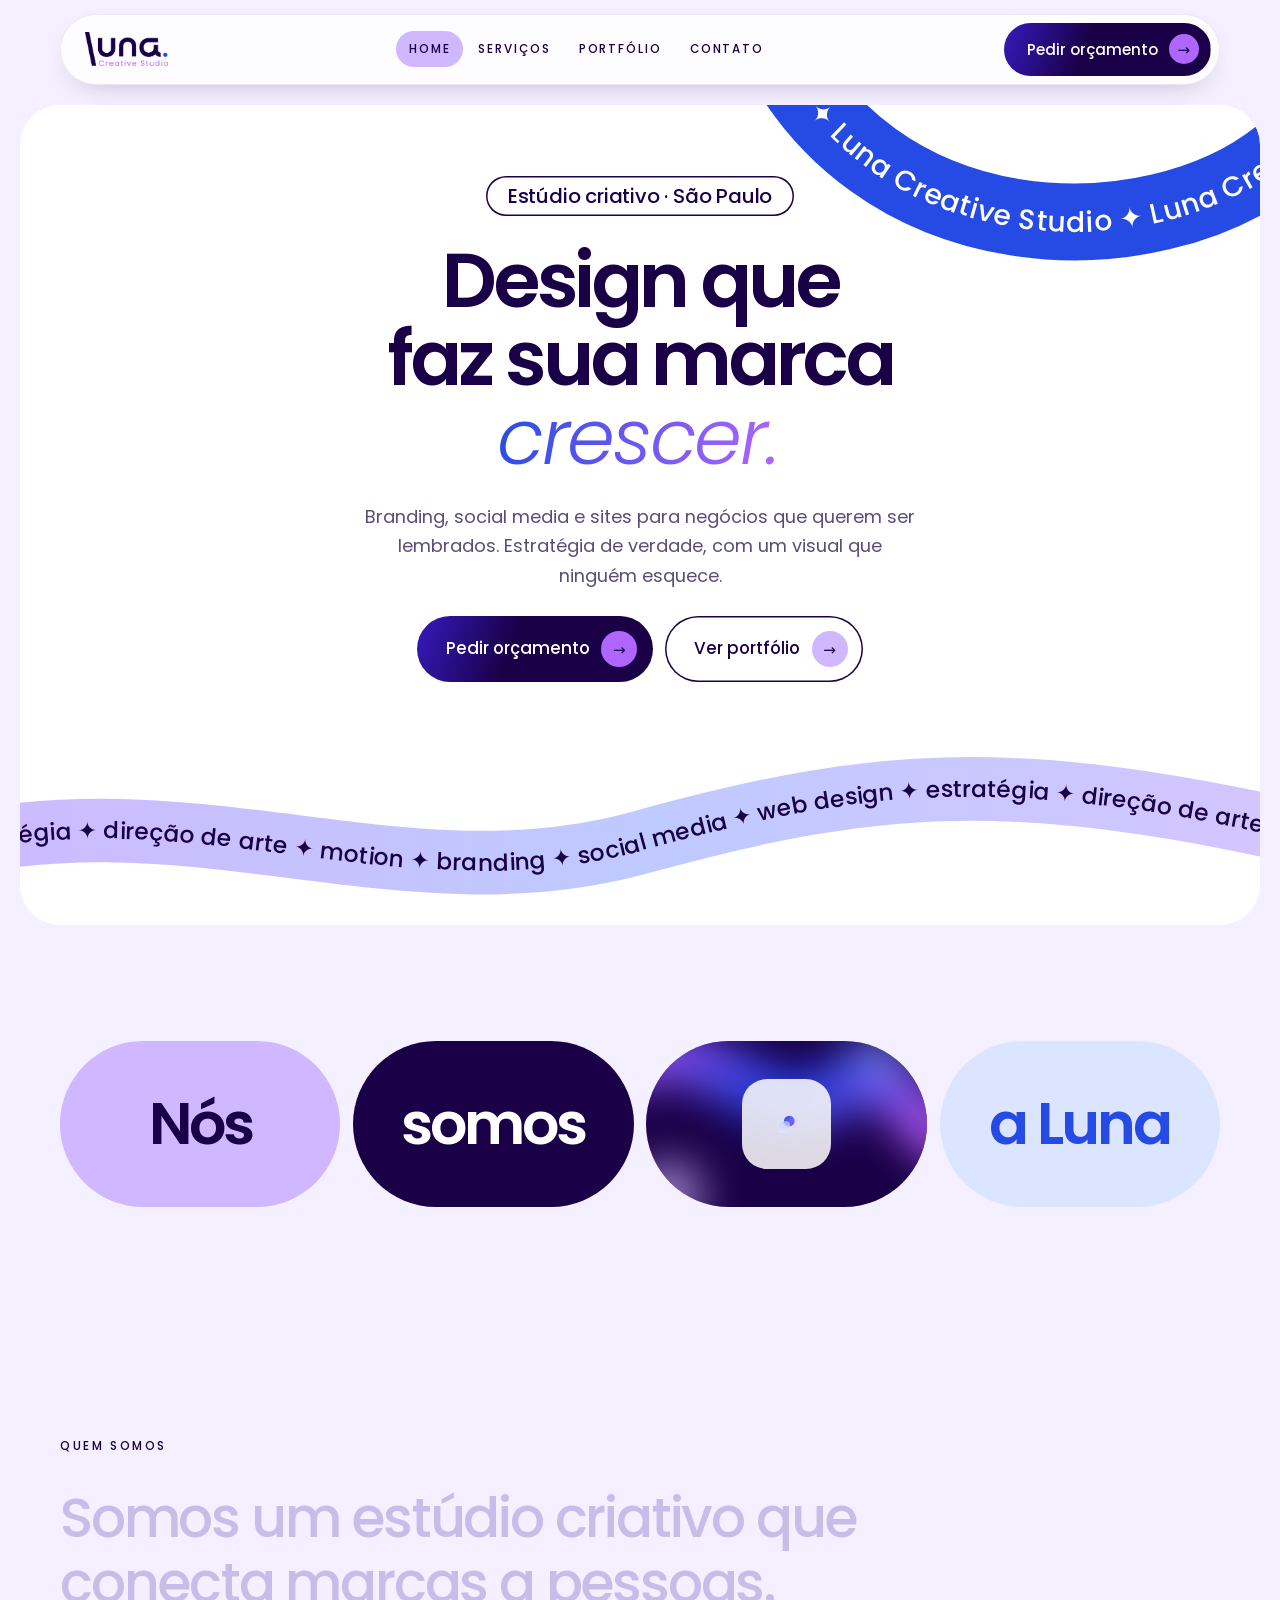
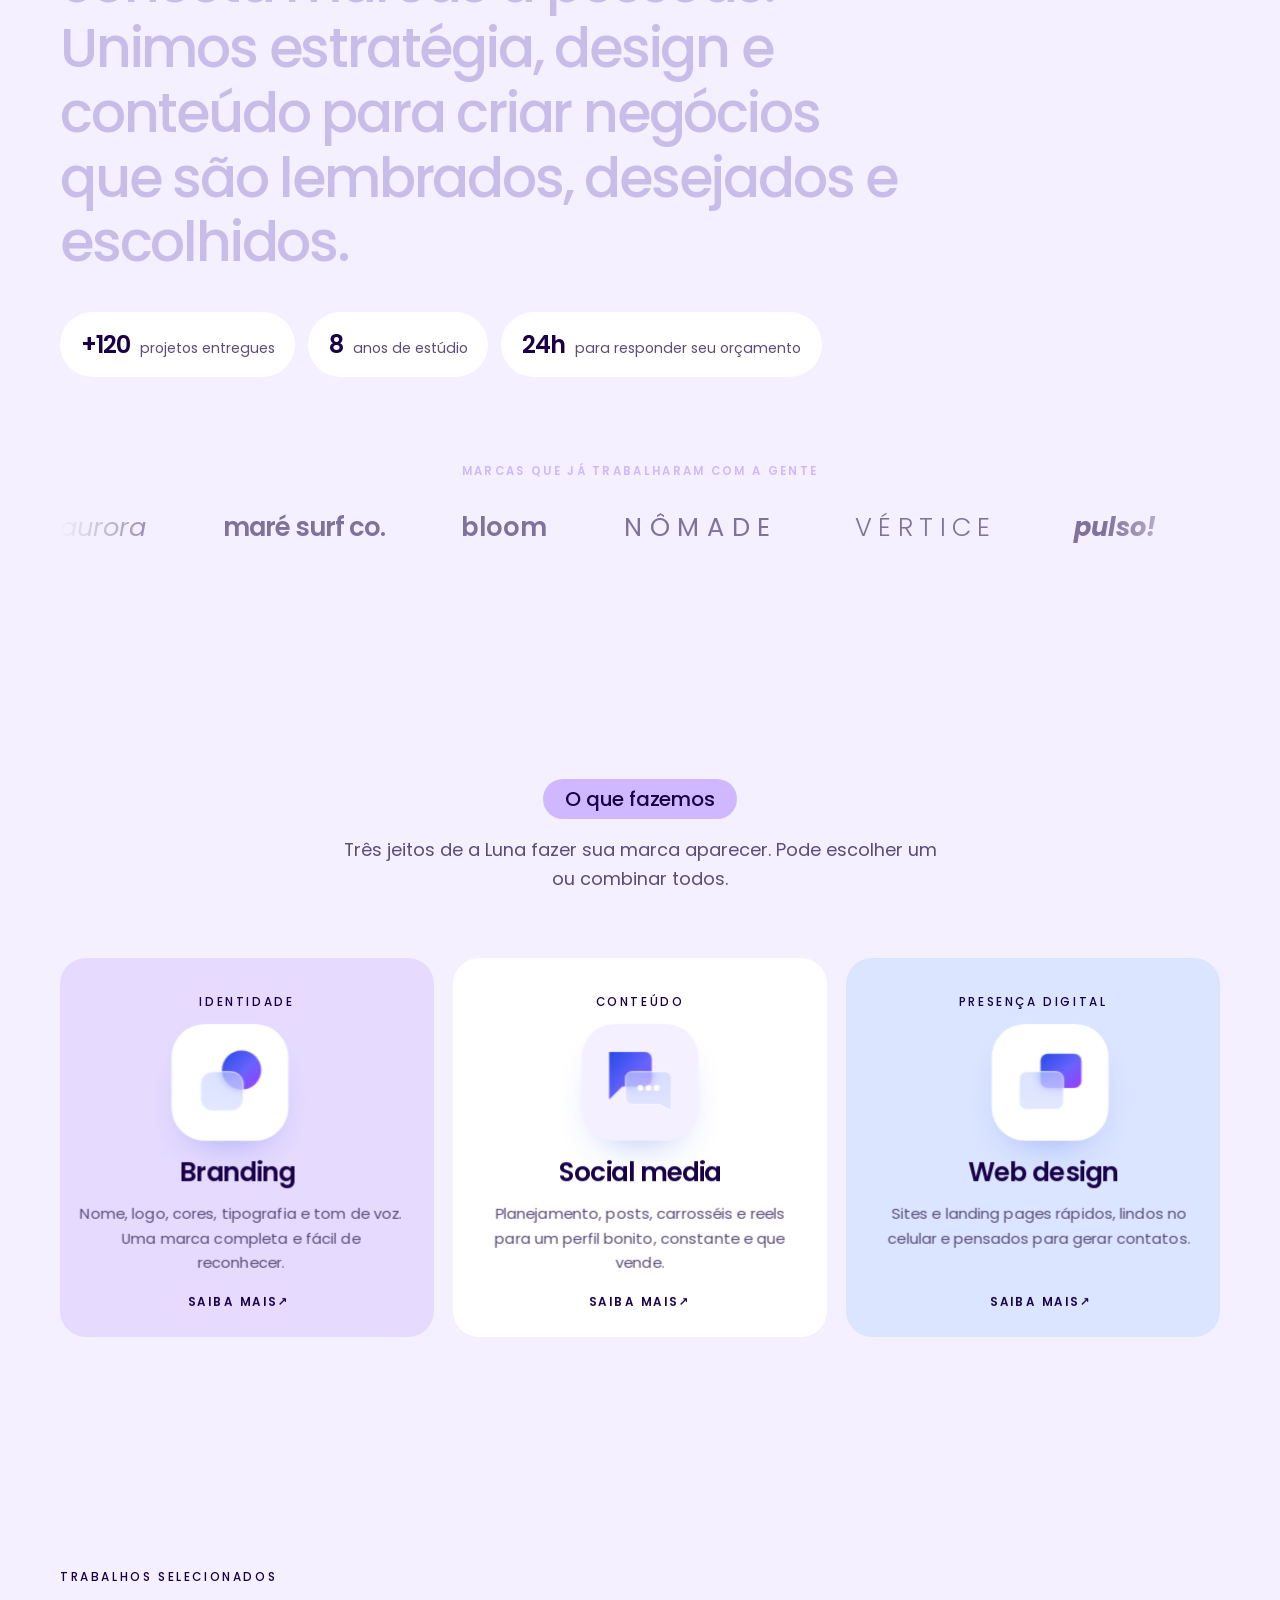
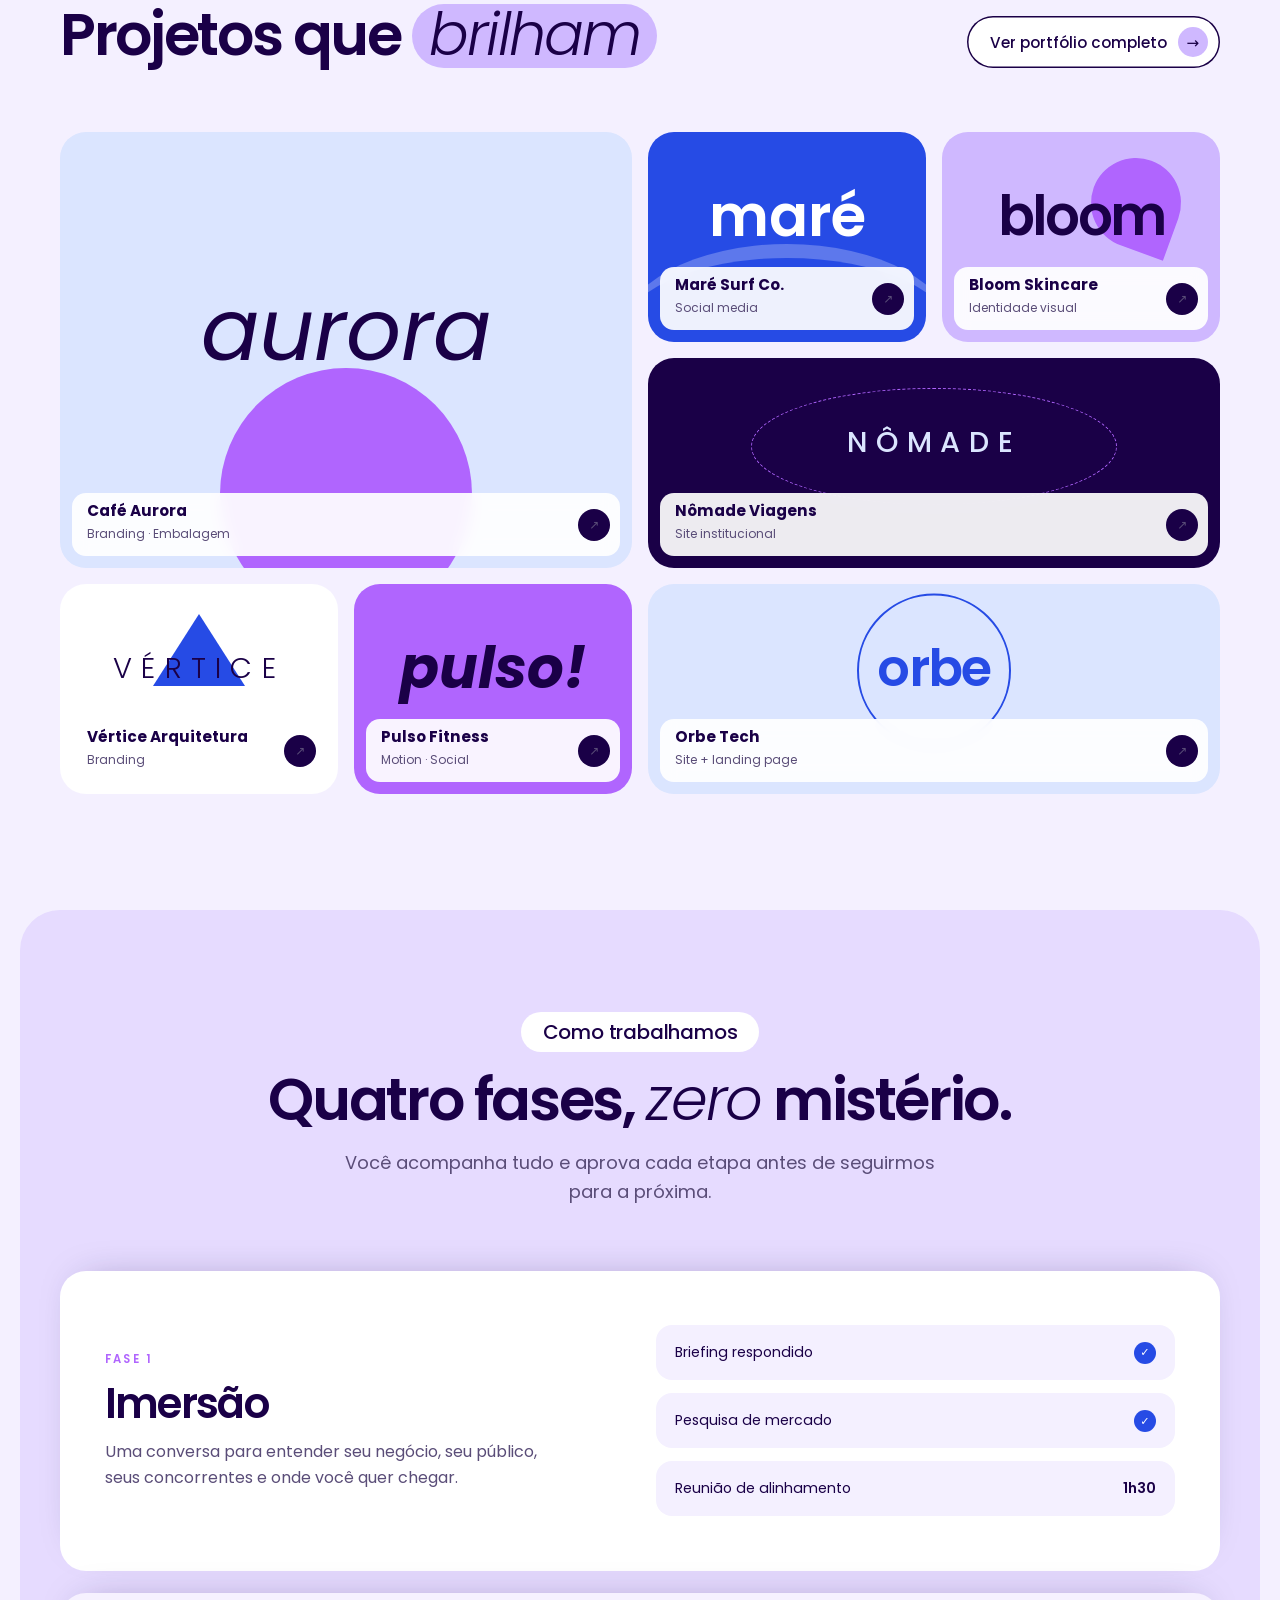
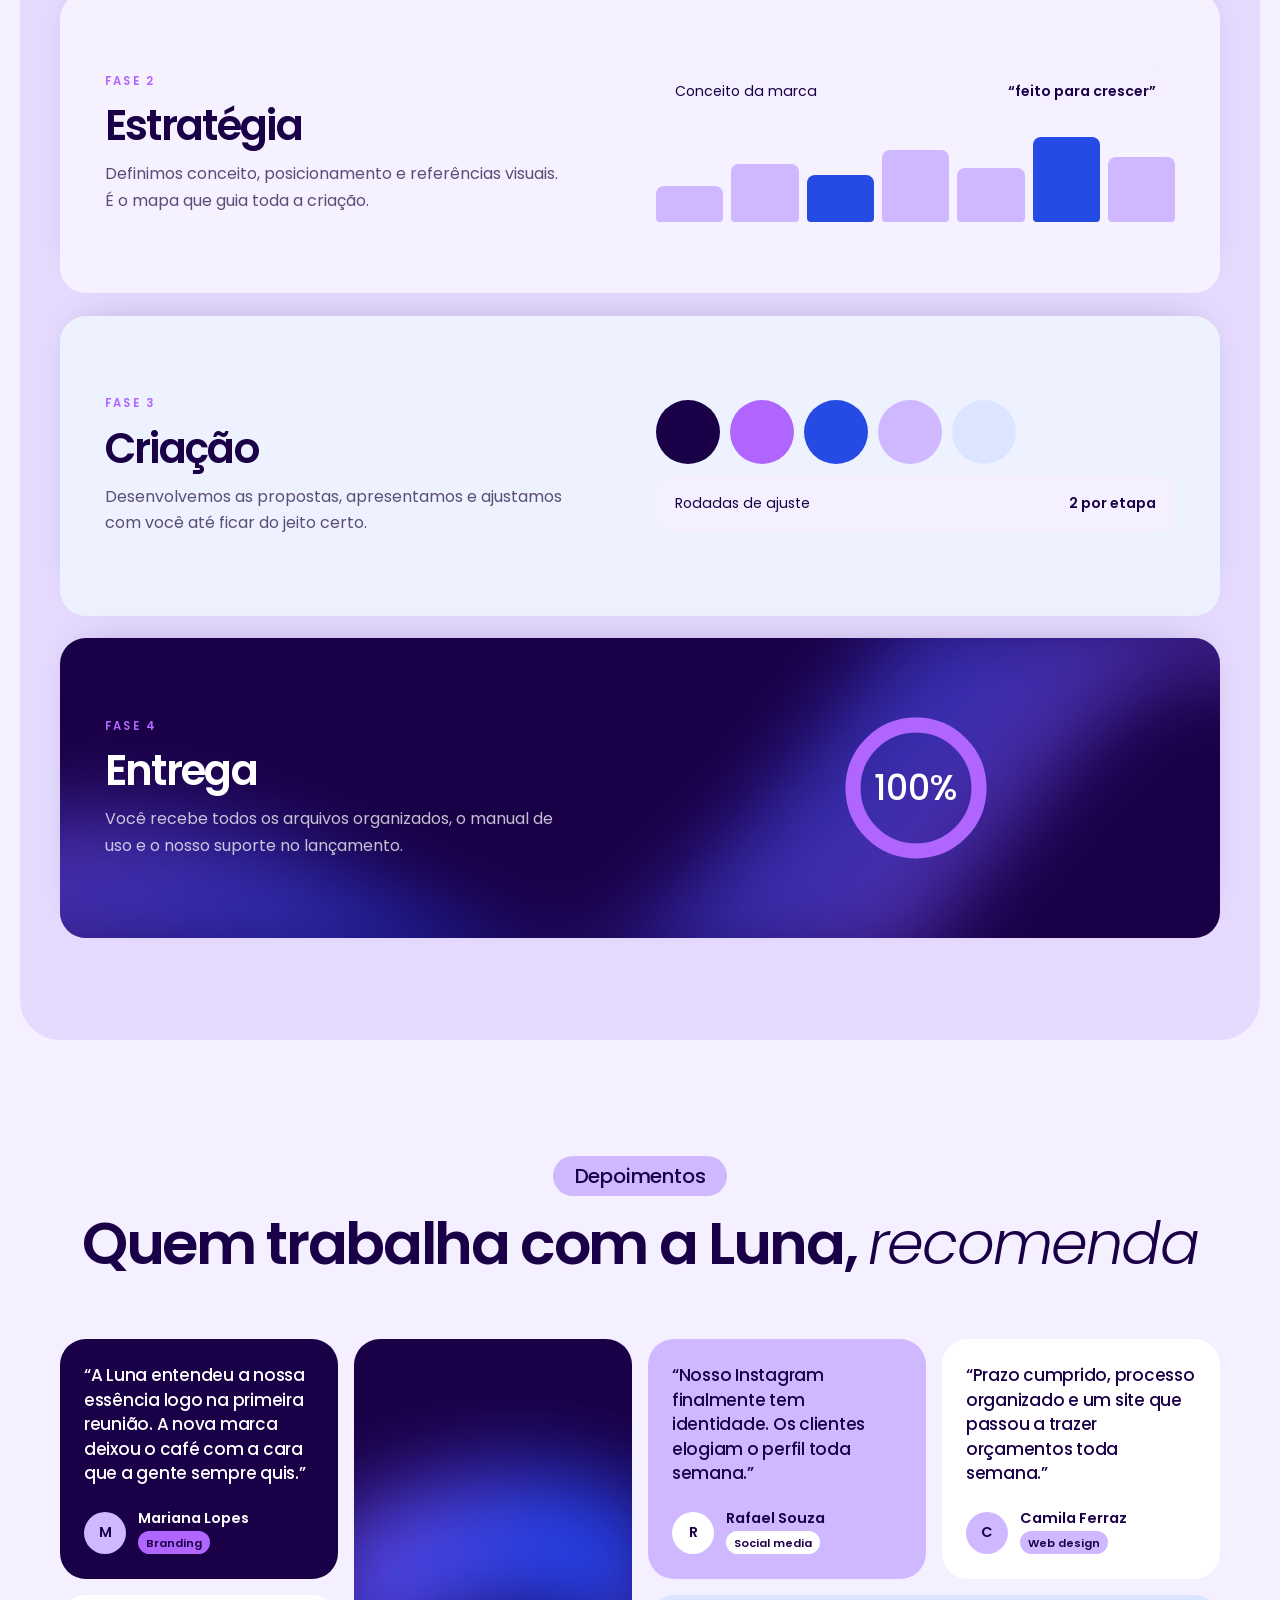
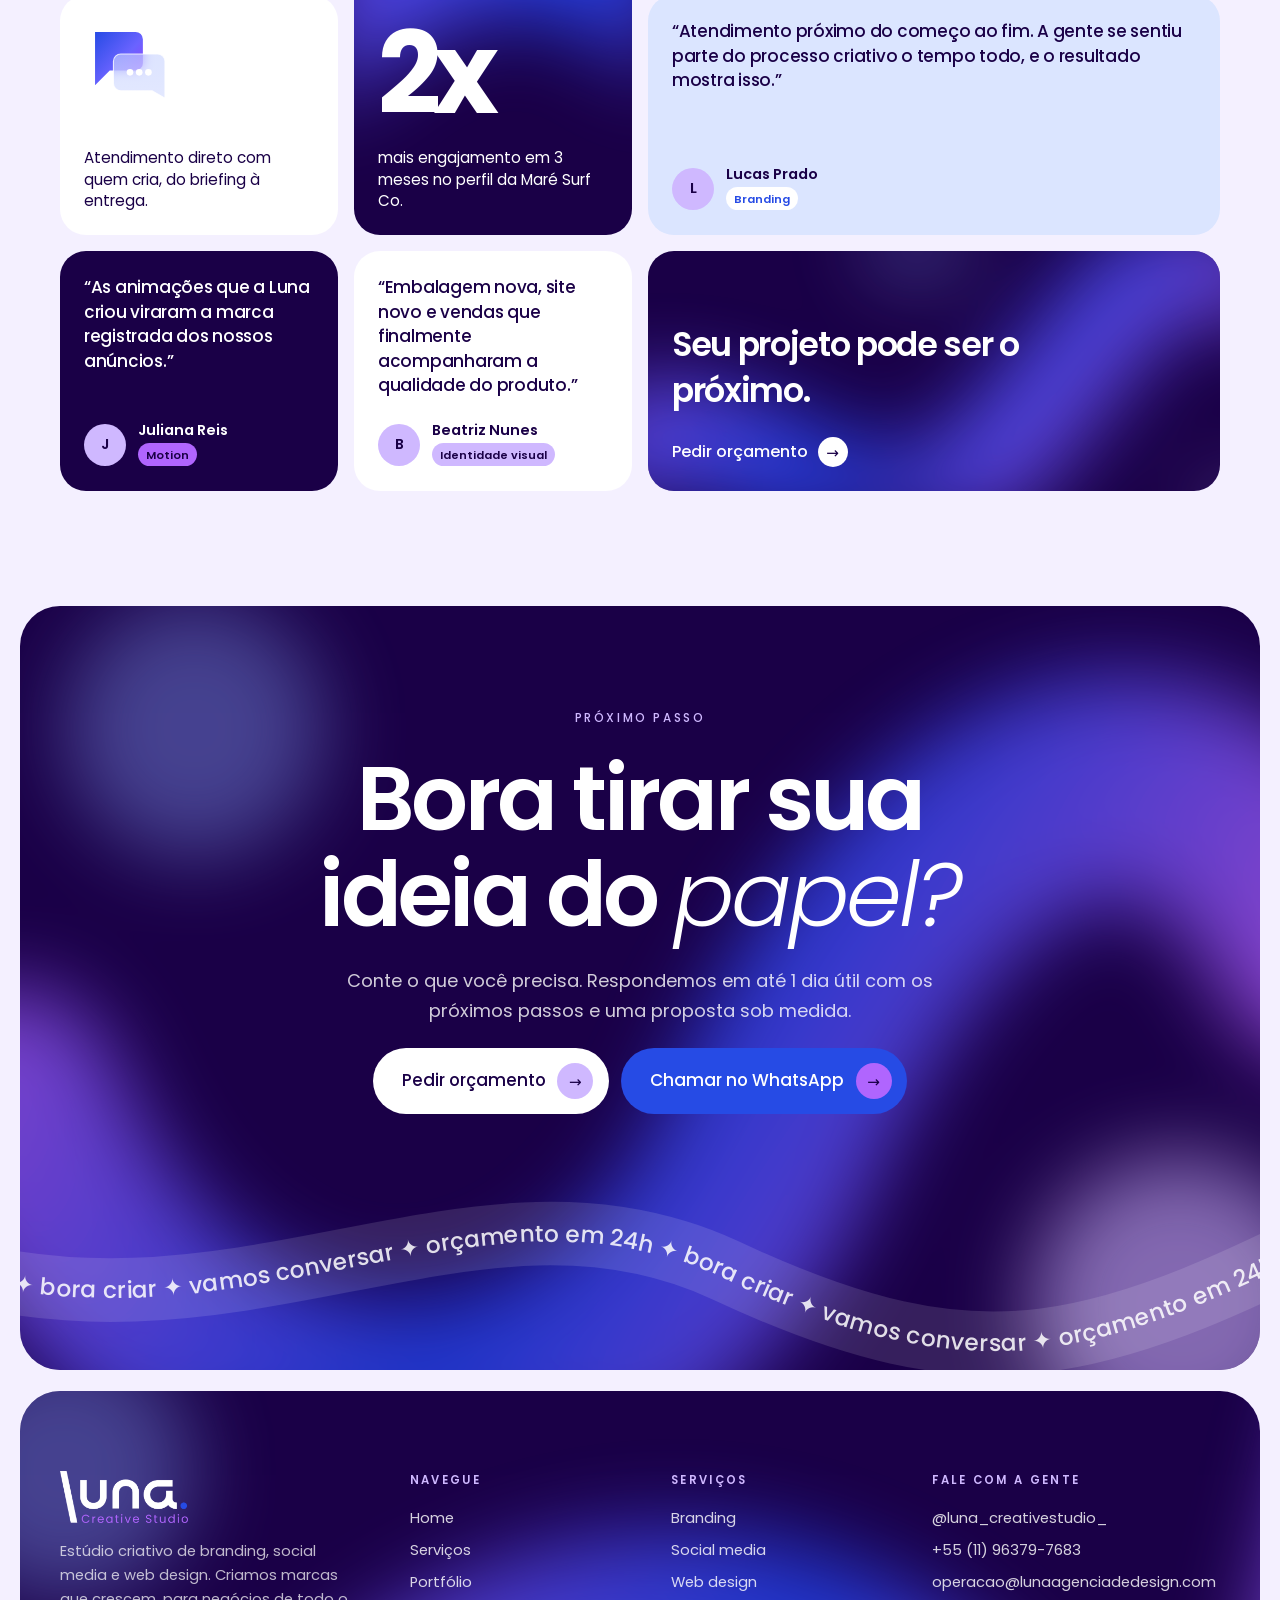
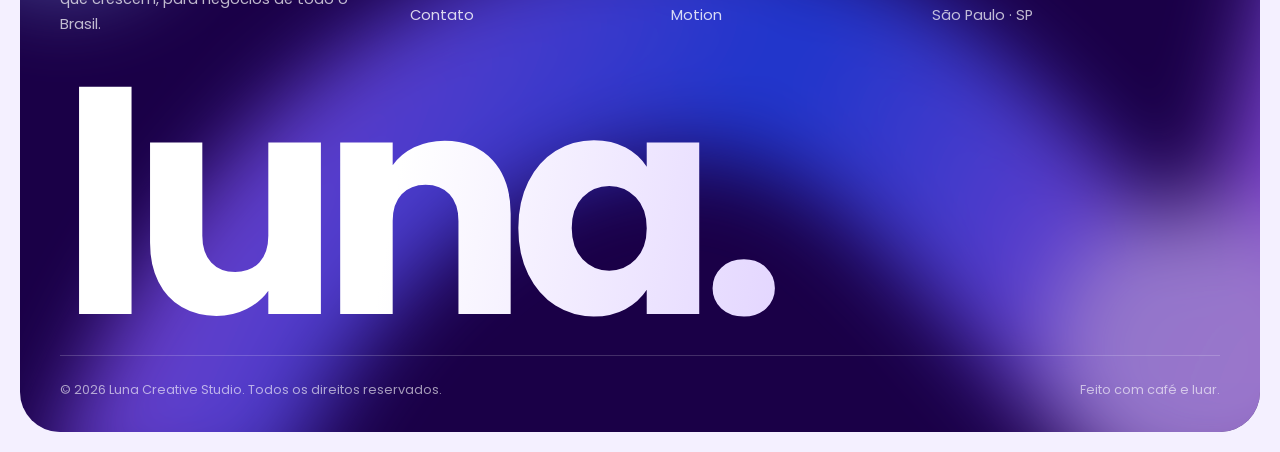
<file: index.html>
<!DOCTYPE html>
<html lang="pt-BR">
<head>
<meta charset="utf-8">
<meta name="viewport" content="width=device-width, initial-scale=1, viewport-fit=cover">
<title>Luna Creative Studio · Branding, social media e web design</title>
<meta name="description" content="Estúdio criativo de branding, social media e web design em São Paulo. Design que faz sua marca crescer.">
<meta name="claude:viewport-fit-sides" content="cover">
<meta property="og:title" content="Luna Creative Studio · Branding, social media e web design">
<meta property="og:description" content="Estúdio criativo de branding, social media e web design em São Paulo. Design que faz sua marca crescer.">
<meta property="og:image" content="assets/luna-3d.jpg">
<meta name="theme-color" content="#f4f0ff">
<link rel="icon" href="assets/favicon.svg" type="image/svg+xml">
<link rel="preconnect" href="https://fonts.googleapis.com">
<link rel="preconnect" href="https://fonts.gstatic.com" crossorigin>
<link rel="stylesheet" href="https://fonts.googleapis.com/css2?family=Poppins:ital,wght@0,300;0,400;0,500;0,600;0,700;1,300;1,400;1,500&display=swap">
<link rel="stylesheet" href="css/style.css">
</head>
<body>

<!-- ===== CABEÇALHO (igual em todas as páginas) ===== -->
<header class="site-header">
  <div class="wrap">
    <nav class="nav" aria-label="Menu principal">
      <a class="nav__logo" href="index.html"><img src="assets/logo-luna.png" alt="Luna Creative Studio" width="955" height="389"></a>
      <button class="nav__toggle" type="button" aria-label="Abrir menu" aria-expanded="false"><span></span></button>
      <ul class="nav__links">
        <li><a href="index.html" aria-current="page">Home</a></li>
        <li><a href="servicos.html">Serviços</a></li>
        <li><a href="portfolio.html">Portfólio</a></li>
        <li><a href="contato.html">Contato</a></li>
        <li class="nav__mobile-cta"><a href="contato.html">Pedir orçamento</a></li>
      </ul>
      <a class="btn nav__cta" href="contato.html">Pedir orçamento <span class="btn__arrow" aria-hidden="true">→</span></a>
    </nav>
  </div>
</header>

<main>
<!-- ===== TOPO ===== -->
<section class="hero panel panel--white">
  <svg class="ribbon ribbon--hero ribbon--bottom" viewBox="0 0 1440 260" preserveAspectRatio="xMidYMid slice" aria-hidden="true"><defs><linearGradient id="rg-hero" x1="0" x2="1"><stop offset="0" stop-color="#cfb8ff"/><stop offset=".5" stop-color="#bfcaff"/><stop offset="1" stop-color="#d7c4ff"/></linearGradient><path id="rp-hero" d="M-140 180 C 180 80, 430 240, 720 160 S 1170 70, 1580 170"/></defs><use href="#rp-hero" class="ribbon__band" stroke="url(#rg-hero)"/><text class="ribbon__text"><textPath href="#rp-hero" startOffset="0" data-ribbon="1">branding   ✦   social media   ✦   web design   ✦   estratégia   ✦   direção de arte   ✦   motion   ✦   branding   ✦   social media   ✦   web design   ✦   estratégia   ✦   direção de arte   ✦   motion   ✦   branding   ✦   social media   ✦   web design   ✦   estratégia   ✦   direção de arte   ✦   motion   ✦   branding   ✦   social media   ✦   web design   ✦   estratégia   ✦   direção de arte   ✦   motion   ✦   branding   ✦   social media   ✦   web design   ✦   estratégia   ✦   direção de arte   ✦   motion   ✦   branding   ✦   social media   ✦   web design   ✦   estratégia   ✦   direção de arte   ✦   motion   ✦   branding   ✦   social media   ✦   web design   ✦   estratégia   ✦   direção de arte   ✦   motion   ✦   branding   ✦   social media   ✦   web design   ✦   estratégia   ✦   direção de arte   ✦   motion   ✦   branding   ✦   social media   ✦   web design   ✦   estratégia   ✦   direção de arte   ✦   motion   ✦   branding   ✦   social media   ✦   web design   ✦   estratégia   ✦   direção de arte   ✦   motion   ✦   branding   ✦   social media   ✦   web design   ✦   estratégia   ✦   direção de arte   ✦   motion   ✦   branding   ✦   social media   ✦   web design   ✦   estratégia   ✦   direção de arte   ✦   motion   ✦   branding   ✦   social media   ✦   web design   ✦   estratégia   ✦   direção de arte   ✦   motion   ✦   branding   ✦   social media   ✦   web design   ✦   estratégia   ✦   direção de arte   ✦   motion   ✦   </textPath></text></svg>
  <svg class="ribbon ribbon--hero2 ribbon--blue" viewBox="0 0 1440 640" preserveAspectRatio="xMidYMid slice" aria-hidden="true"><defs><linearGradient id="rg-hero2" x1="0" x2="1"><stop offset="0" stop-color="#cfb8ff"/><stop offset=".5" stop-color="#bfcaff"/><stop offset="1" stop-color="#d7c4ff"/></linearGradient><path id="rp-hero2" d="M820 -60 C 900 120, 1120 120, 1220 40 S 1420 -40, 1560 120"/></defs><use href="#rp-hero2" class="ribbon__band" stroke="url(#rg-hero2)"/><text class="ribbon__text"><textPath href="#rp-hero2" startOffset="0" data-ribbon="-0.7">Luna Creative Studio   ✦   Luna Creative Studio   ✦   Luna Creative Studio   ✦   Luna Creative Studio   ✦   Luna Creative Studio   ✦   Luna Creative Studio   ✦   Luna Creative Studio   ✦   Luna Creative Studio   ✦   Luna Creative Studio   ✦   Luna Creative Studio   ✦   Luna Creative Studio   ✦   Luna Creative Studio   ✦   Luna Creative Studio   ✦   Luna Creative Studio   ✦   </textPath></text></svg>
  <div class="wrap hero__inner">
    <span class="tag tag--outline">Estúdio criativo · São Paulo</span>
    <h1 class="hero__title"><span class="word" style="--i:0">Design</span> <span class="word" style="--i:1">que</span> <span class="word" style="--i:2">faz</span> <span class="word" style="--i:3">sua</span> <span class="word" style="--i:4">marca</span> <span class="word grad-text" style="--i:5"><em>crescer.</em></span></h1>
    <p class="lead">Branding, social media e sites para negócios que querem ser lembrados. Estratégia de verdade, com um visual que ninguém esquece.</p>
    <div class="hero__actions">
      <a class="btn btn--big" href="contato.html">Pedir orçamento <span class="btn__arrow" aria-hidden="true">→</span></a>
      <a class="btn btn--light btn--big" href="portfolio.html">Ver portfólio <span class="btn__arrow" aria-hidden="true">→</span></a>
    </div>
  </div>
</section>

<!-- ===== PÍLULAS (passe o mouse para crescerem) ===== -->
<section class="section section--tight">
  <div class="wrap">
    <div class="word-pills">
      <span class="wpill wpill--lav reveal" style="--d:0">Nós</span>
      <span class="wpill wpill--ink reveal" style="--d:1">somos</span>
      <span class="wpill wpill--glow reveal" style="--d:2" aria-hidden="true"><div class="stage__blob" aria-hidden="true"><svg viewBox="0 0 800 500" preserveAspectRatio="xMidYMid slice"><defs><linearGradient id="grad-pill" x1="0" x2="1" y1="0" y2="0.3"><stop offset="0" stop-color="#b065fe"/><stop offset=".55" stop-color="#264be5"/><stop offset="1" stop-color="#b065fe"/></linearGradient></defs><path d="M-20 140 C 180 -40, 360 300, 520 170 S 740 380, 850 280" fill="none" stroke="url(#grad-pill)" stroke-width="120" stroke-linecap="round"/><circle cx="620" cy="90" r="70" fill="#8fa6ff" opacity=".55"/><circle cx="120" cy="420" r="80" fill="#cfb8ff" opacity=".8"/></svg></div><span class="wpill__icon"><svg class="glass-icon" viewBox="0 0 100 100" aria-hidden="true"><defs><linearGradient id="g-shapes4" x1="0" y1="0" x2="1" y2="1"><stop offset="0" stop-color="#264be5"/><stop offset=".55" stop-color="#6a63ff"/><stop offset="1" stop-color="#9b3dff"/></linearGradient><linearGradient id="f-shapes4" x1="0" y1="0" x2="0" y2="1"><stop offset="0" stop-color="#c9d4ff" stop-opacity=".62"/><stop offset="1" stop-color="#dbe2ff" stop-opacity=".78"/></linearGradient><filter id="b-shapes4" x="-30%" y="-30%" width="160%" height="160%"><feGaussianBlur stdDeviation="6"/></filter><clipPath id="c-shapes4"><rect x="14" y="38" width="52" height="48" rx="15"/></clipPath></defs><g fill="url(#g-shapes4)"><circle cx="64" cy="36" r="24"/></g><g clip-path="url(#c-shapes4)"><g fill="url(#g-shapes4)" filter="url(#b-shapes4)" opacity=".9"><circle cx="64" cy="36" r="24"/></g></g><g fill="url(#f-shapes4)" stroke="#ffffff" stroke-opacity=".8" stroke-width="1.2"><rect x="14" y="38" width="52" height="48" rx="15"/></g></svg></span></span>
      <span class="wpill wpill--ice reveal" style="--d:3">a Luna</span>
    </div>
  </div>
</section>

<!-- ===== FRASE DE IMPACTO (as palavras acendem na rolagem) ===== -->
<section class="section statement-section">
  <div class="wrap statement">
    <span class="label">Quem somos</span>
    <p class="statement__text" data-words><span class="w">Somos</span> <span class="w">um</span> <span class="w">estúdio</span> <span class="w">criativo</span> <span class="w">que</span> <span class="w">conecta</span> <span class="w">marcas</span> <span class="w">a</span> <span class="w">pessoas.</span> <span class="w">Unimos</span> <span class="w w--accent">estratégia,</span> <span class="w w--accent">design</span> <span class="w">e</span> <span class="w w--accent">conteúdo</span> <span class="w">para</span> <span class="w">criar</span> <span class="w">negócios</span> <span class="w">que</span> <span class="w">são</span> <span class="w w--accent">lembrados,</span> <span class="w w--accent">desejados</span> <span class="w">e</span> <span class="w w--accent">escolhidos.</span></p>
    <ul class="statement__facts">
      <li><strong data-count="120" data-prefix="+">+120</strong><span>projetos entregues</span></li>
      <li><strong data-count="8">8</strong><span>anos de estúdio</span></li>
      <li><strong data-count="24" data-suffix="h">24h</strong><span>para responder seu orçamento</span></li>
    </ul>
  </div>
  <div class="wrap">
    <p class="brands-title"><span>Marcas que já trabalharam com a gente</span></p>
    <div class="logos" aria-label="Clientes">
      <div class="logos__track">
        <div class="logos__group">
          <span class="logos__item" style="font-family:var(--f-display);font-style:italic">aurora</span>
          <span class="logos__item" style="font-weight:600;letter-spacing:-0.04em">maré surf co.</span>
          <span class="logos__item" style="font-weight:600">bloom</span>
          <span class="logos__item" style="letter-spacing:0.3em">NÔMADE</span>
          <span class="logos__item" style="font-weight:300;letter-spacing:0.25em">VÉRTICE</span>
          <span class="logos__item" style="font-family:var(--f-display);font-weight:700;font-style:italic">pulso!</span>
          <span class="logos__item" style="font-weight:600">orbe</span>
          <span class="logos__item" style="font-family:var(--f-display)">Casa Jabuticaba</span>
        </div>
        <div class="logos__group" aria-hidden="true">
          <span class="logos__item" style="font-family:var(--f-display);font-style:italic">aurora</span>
          <span class="logos__item" style="font-weight:600;letter-spacing:-0.04em">maré surf co.</span>
          <span class="logos__item" style="font-weight:600">bloom</span>
          <span class="logos__item" style="letter-spacing:0.3em">NÔMADE</span>
          <span class="logos__item" style="font-weight:300;letter-spacing:0.25em">VÉRTICE</span>
          <span class="logos__item" style="font-family:var(--f-display);font-weight:700;font-style:italic">pulso!</span>
          <span class="logos__item" style="font-weight:600">orbe</span>
          <span class="logos__item" style="font-family:var(--f-display)">Casa Jabuticaba</span>
        </div>
  </div>
</section>

<!-- ===== ESCOLHA SEU CAMINHO ===== -->
<section class="section" id="caminhos">
  <div class="wrap">
    <div class="head reveal">
      <span class="tag">O que fazemos</span>
      <p class="lead center">Três jeitos de a Luna fazer sua marca aparecer. Pode escolher um ou combinar todos.</p>
    </div>
    <div class="paths reveal reveal--zoom">
      <a class="path-card path-card--butter" href="servicos.html#branding" data-tilt>
        <span class="label">Identidade</span>
        <span class="icon-tile"><svg class="glass-icon" viewBox="0 0 100 100" aria-hidden="true"><defs><linearGradient id="g-shapes1" x1="0" y1="0" x2="1" y2="1"><stop offset="0" stop-color="#264be5"/><stop offset=".55" stop-color="#6a63ff"/><stop offset="1" stop-color="#9b3dff"/></linearGradient><linearGradient id="f-shapes1" x1="0" y1="0" x2="0" y2="1"><stop offset="0" stop-color="#c9d4ff" stop-opacity=".62"/><stop offset="1" stop-color="#dbe2ff" stop-opacity=".78"/></linearGradient><filter id="b-shapes1" x="-30%" y="-30%" width="160%" height="160%"><feGaussianBlur stdDeviation="6"/></filter><clipPath id="c-shapes1"><rect x="14" y="38" width="52" height="48" rx="15"/></clipPath></defs><g fill="url(#g-shapes1)"><circle cx="64" cy="36" r="24"/></g><g clip-path="url(#c-shapes1)"><g fill="url(#g-shapes1)" filter="url(#b-shapes1)" opacity=".9"><circle cx="64" cy="36" r="24"/></g></g><g fill="url(#f-shapes1)" stroke="#ffffff" stroke-opacity=".8" stroke-width="1.2"><rect x="14" y="38" width="52" height="48" rx="15"/></g></svg></span>
        <h3>Branding</h3>
        <p>Nome, logo, cores, tipografia e tom de voz. Uma marca completa e fácil de reconhecer.</p>
        <span class="path-card__more">Saiba mais</span>
      </a>
      <a class="path-card path-card--pink" href="servicos.html#social" data-tilt>
        <span class="label">Conteúdo</span>
        <span class="icon-tile"><svg class="glass-icon" viewBox="0 0 100 100" aria-hidden="true"><defs><linearGradient id="g-chat2" x1="0" y1="0" x2="1" y2="1"><stop offset="0" stop-color="#264be5"/><stop offset=".55" stop-color="#6a63ff"/><stop offset="1" stop-color="#9b3dff"/></linearGradient><linearGradient id="f-chat2" x1="0" y1="0" x2="0" y2="1"><stop offset="0" stop-color="#c9d4ff" stop-opacity=".62"/><stop offset="1" stop-color="#dbe2ff" stop-opacity=".78"/></linearGradient><filter id="b-chat2" x="-30%" y="-30%" width="160%" height="160%"><feGaussianBlur stdDeviation="6"/></filter><clipPath id="c-chat2"><path d="M40 38h40a8 8 0 0 1 8 8v40L74 78H40a8 8 0 0 1-8-8V46a8 8 0 0 1 8-8z"/></clipPath></defs><g fill="url(#g-chat2)"><path d="M12 14h44a8 8 0 0 1 8 8v26a8 8 0 0 1-8 8H28L12 72z"/></g><g clip-path="url(#c-chat2)"><g fill="url(#g-chat2)" filter="url(#b-chat2)" opacity=".9"><path d="M12 14h44a8 8 0 0 1 8 8v26a8 8 0 0 1-8 8H28L12 72z"/></g></g><g fill="url(#f-chat2)" stroke="#ffffff" stroke-opacity=".8" stroke-width="1.2"><path d="M40 38h40a8 8 0 0 1 8 8v40L74 78H40a8 8 0 0 1-8-8V46a8 8 0 0 1 8-8z"/></g><g fill="#ffffff"><circle cx="50" cy="58" r="3.6"/><circle cx="60" cy="58" r="3.6"/><circle cx="70" cy="58" r="3.6"/></g></svg></span>
        <h3>Social media</h3>
        <p>Planejamento, posts, carrosséis e reels para um perfil bonito, constante e que vende.</p>
        <span class="path-card__more">Saiba mais</span>
      </a>
      <a class="path-card path-card--ice" href="servicos.html#web" data-tilt>
        <span class="label">Presença digital</span>
        <span class="icon-tile"><svg class="glass-icon" viewBox="0 0 100 100" aria-hidden="true"><defs><linearGradient id="g-windows3" x1="0" y1="0" x2="1" y2="1"><stop offset="0" stop-color="#264be5"/><stop offset=".55" stop-color="#6a63ff"/><stop offset="1" stop-color="#9b3dff"/></linearGradient><linearGradient id="f-windows3" x1="0" y1="0" x2="0" y2="1"><stop offset="0" stop-color="#c9d4ff" stop-opacity=".62"/><stop offset="1" stop-color="#dbe2ff" stop-opacity=".78"/></linearGradient><filter id="b-windows3" x="-30%" y="-30%" width="160%" height="160%"><feGaussianBlur stdDeviation="6"/></filter><clipPath id="c-windows3"><rect x="12" y="38" width="54" height="46" rx="9"/></clipPath></defs><g fill="url(#g-windows3)"><rect x="38" y="16" width="50" height="42" rx="9"/></g><g clip-path="url(#c-windows3)"><g fill="url(#g-windows3)" filter="url(#b-windows3)" opacity=".9"><rect x="38" y="16" width="50" height="42" rx="9"/></g></g><g fill="url(#f-windows3)" stroke="#ffffff" stroke-opacity=".8" stroke-width="1.2"><rect x="12" y="38" width="54" height="46" rx="9"/></g></svg></span>
        <h3>Web design</h3>
        <p>Sites e landing pages rápidos, lindos no celular e pensados para gerar contatos.</p>
        <span class="path-card__more">Saiba mais</span>
      </a>
    </div>
  </div>
</section>

<!-- ===== PORTFÓLIO (bento) ===== -->
<section class="section">
  <div class="wrap">
    <div class="head head--split reveal">
      <div>
        <span class="label">Trabalhos selecionados</span>
        <h2 class="title">Projetos que <span class="pill-hl"><em>brilham</em></span></h2>
      </div>
      <a class="btn btn--light" href="portfolio.html">Ver portfólio completo <span class="btn__arrow" aria-hidden="true">→</span></a>
    </div>
    <div class="bento reveal">
      <a class="bento__tile bento__tile--big" href="portfolio.html">
        <div class="mock mock--aurora"><span class="mock__word">aurora</span></div>
        <div class="bento__info"><div><strong>Café Aurora</strong><span>Branding · Embalagem</span></div><span class="bento__go" aria-hidden="true">↗</span></div>
      </a>
      <a class="bento__tile" href="portfolio.html">
        <div class="mock mock--mare"><span class="mock__word">maré</span></div>
        <div class="bento__info"><div><strong>Maré Surf Co.</strong><span>Social media</span></div><span class="bento__go" aria-hidden="true">↗</span></div>
      </a>
      <a class="bento__tile" href="portfolio.html">
        <div class="mock mock--bloom"><span class="mock__word">bloom</span></div>
        <div class="bento__info"><div><strong>Bloom Skincare</strong><span>Identidade visual</span></div><span class="bento__go" aria-hidden="true">↗</span></div>
      </a>
      <a class="bento__tile bento__tile--wide" href="portfolio.html">
        <div class="mock mock--nomade"><span class="mock__word">nômade</span></div>
        <div class="bento__info"><div><strong>Nômade Viagens</strong><span>Site institucional</span></div><span class="bento__go" aria-hidden="true">↗</span></div>
      </a>
      <a class="bento__tile" href="portfolio.html">
        <div class="mock mock--vertice"><span class="mock__word">vértice</span></div>
        <div class="bento__info"><div><strong>Vértice Arquitetura</strong><span>Branding</span></div><span class="bento__go" aria-hidden="true">↗</span></div>
      </a>
      <a class="bento__tile" href="portfolio.html">
        <div class="mock mock--pulso"><span class="mock__word">pulso!</span></div>
        <div class="bento__info"><div><strong>Pulso Fitness</strong><span>Motion · Social</span></div><span class="bento__go" aria-hidden="true">↗</span></div>
      </a>
      <a class="bento__tile bento__tile--wide" href="portfolio.html">
        <div class="mock mock--orbe"><span class="mock__word">orbe</span></div>
        <div class="bento__info"><div><strong>Orbe Tech</strong><span>Site + landing page</span></div><span class="bento__go" aria-hidden="true">↗</span></div>
      </a>
    </div>
  </div>
</section>

<!-- ===== PROCESSO (cartões empilhados) ===== -->
<section class="panel panel--lav">
  <div class="wrap">
    <div class="head reveal">
      <span class="tag" style="background:var(--white)">Como trabalhamos</span>
      <h2 class="title">Quatro fases, <em>zero</em> mistério.</h2>
      <p class="lead center">Você acompanha tudo e aprova cada etapa antes de seguirmos para a próxima.</p>
    </div>
    <div class="stack">
      <article class="stack-card" style="--i:0">
        <div class="stack-card__text"><span class="stack-card__step">Fase 1</span><h3>Imersão</h3><p>Uma conversa para entender seu negócio, seu público, seus concorrentes e onde você quer chegar.</p></div>
        <div class="stack-card__ui">
          <div class="ui-box"><span>Briefing respondido</span><span class="ui-check">✓</span></div>
          <div class="ui-box"><span>Pesquisa de mercado</span><span class="ui-check">✓</span></div>
          <div class="ui-box"><span>Reunião de alinhamento</span><b>1h30</b></div>
        </div>
      </article>
      <article class="stack-card" style="--i:1">
        <div class="stack-card__text"><span class="stack-card__step">Fase 2</span><h3>Estratégia</h3><p>Definimos conceito, posicionamento e referências visuais. É o mapa que guia toda a criação.</p></div>
        <div class="stack-card__ui">
          <div class="ui-box"><span>Conceito da marca</span><b>“feito para crescer”</b></div>
          <div class="ui-bars" aria-hidden="true"><i style="height:40%"></i><i style="height:65%"></i><i style="height:52%"></i><i style="height:80%"></i><i style="height:60%"></i><i style="height:95%"></i><i style="height:72%"></i></div>
        </div>
      </article>
      <article class="stack-card" style="--i:2">
        <div class="stack-card__text"><span class="stack-card__step">Fase 3</span><h3>Criação</h3><p>Desenvolvemos as propostas, apresentamos e ajustamos com você até ficar do jeito certo.</p></div>
        <div class="stack-card__ui">
          <div class="ui-swatches" aria-hidden="true"><i style="background:#1a0047"></i><i style="background:#b065fe"></i><i style="background:#264be5"></i><i style="background:#cfb8ff"></i><i style="background:#dbe5ff"></i></div>
          <div class="ui-box"><span>Rodadas de ajuste</span><b>2 por etapa</b></div>
        </div>
      </article>
      <article class="stack-card stack-card--glow" style="--i:3">
        <div class="stage__blob" aria-hidden="true"><svg viewBox="0 0 800 500" preserveAspectRatio="xMidYMid slice"><defs><linearGradient id="grad-stack" x1="0" x2="1" y1="0" y2="0.3"><stop offset="0" stop-color="#b065fe"/><stop offset=".55" stop-color="#264be5"/><stop offset="1" stop-color="#b065fe"/></linearGradient></defs><path d="M-40 380 C 160 200, 300 520, 460 360 S 640 40, 860 160" fill="none" stroke="url(#grad-stack)" stroke-width="120" stroke-linecap="round"/><circle cx="380" cy="70" r="70" fill="#8fa6ff" opacity=".55"/><circle cx="760" cy="470" r="80" fill="#cfb8ff" opacity=".8"/></svg></div>
        <div class="stack-card__text"><span class="stack-card__step">Fase 4</span><h3>Entrega</h3><p>Você recebe todos os arquivos organizados, o manual de uso e o nosso suporte no lançamento.</p></div>
        <div class="stack-card__ui">
          <div class="ui-ring" aria-hidden="true"><svg viewBox="0 0 100 100"><circle cx="50" cy="50" r="42" fill="none" stroke="rgba(255,255,255,.15)" stroke-width="10"/><circle cx="50" cy="50" r="42" fill="none" stroke="#b065fe" stroke-width="10" stroke-linecap="round" stroke-dasharray="264" stroke-dashoffset="0"/></svg><strong>100%</strong></div>
        </div>
      </article>
    </div>
  </div>
</section>

<!-- ===== DEPOIMENTOS (grade bento) ===== -->
<section class="section">
  <div class="wrap">
    <div class="head reveal">
      <span class="tag">Depoimentos</span>
      <h2 class="title">Quem trabalha com a Luna, <em>recomenda</em></h2>
    </div>
    <div class="tbento reveal">
      <figure class="tcard tcard--ink"><blockquote>“A Luna entendeu a nossa essência logo na primeira reunião. A nova marca deixou o café com a cara que a gente sempre quis.”</blockquote><figcaption><span class="avatar">M</span><span><span class="quote__name">Mariana Lopes</span><span class="tchip">Branding</span></span></figcaption></figure>
      <div class="tcard tcard--glow tcard--tall"><div class="stage__blob" aria-hidden="true"><svg viewBox="0 0 800 500" preserveAspectRatio="xMidYMid slice"><defs><linearGradient id="grad-t1" x1="0" x2="1" y1="0" y2="0.3"><stop offset="0" stop-color="#b065fe"/><stop offset=".55" stop-color="#264be5"/><stop offset="1" stop-color="#b065fe"/></linearGradient></defs><path d="M120 540 C 160 280, 400 120, 560 270 S 720 540, 820 90" fill="none" stroke="url(#grad-t1)" stroke-width="120" stroke-linecap="round"/><circle cx="90" cy="120" r="70" fill="#8fa6ff" opacity=".55"/><circle cx="700" cy="380" r="80" fill="#cfb8ff" opacity=".8"/></svg></div><span class="tcard__big">2x</span><span class="tcard__cap">mais engajamento em 3 meses no perfil da Maré Surf Co.</span></div>
      <figure class="tcard tcard--lav"><blockquote>“Nosso Instagram finalmente tem identidade. Os clientes elogiam o perfil toda semana.”</blockquote><figcaption><span class="avatar">R</span><span><span class="quote__name">Rafael Souza</span><span class="tchip">Social media</span></span></figcaption></figure>
      <figure class="tcard tcard--white"><blockquote>“Prazo cumprido, processo organizado e um site que passou a trazer orçamentos toda semana.”</blockquote><figcaption><span class="avatar">C</span><span><span class="quote__name">Camila Ferraz</span><span class="tchip">Web design</span></span></figcaption></figure>
      <div class="tcard tcard--icon"><svg class="glass-icon" viewBox="0 0 100 100" aria-hidden="true"><defs><linearGradient id="g-chat5" x1="0" y1="0" x2="1" y2="1"><stop offset="0" stop-color="#264be5"/><stop offset=".55" stop-color="#6a63ff"/><stop offset="1" stop-color="#9b3dff"/></linearGradient><linearGradient id="f-chat5" x1="0" y1="0" x2="0" y2="1"><stop offset="0" stop-color="#c9d4ff" stop-opacity=".62"/><stop offset="1" stop-color="#dbe2ff" stop-opacity=".78"/></linearGradient><filter id="b-chat5" x="-30%" y="-30%" width="160%" height="160%"><feGaussianBlur stdDeviation="6"/></filter><clipPath id="c-chat5"><path d="M40 38h40a8 8 0 0 1 8 8v40L74 78H40a8 8 0 0 1-8-8V46a8 8 0 0 1 8-8z"/></clipPath></defs><g fill="url(#g-chat5)"><path d="M12 14h44a8 8 0 0 1 8 8v26a8 8 0 0 1-8 8H28L12 72z"/></g><g clip-path="url(#c-chat5)"><g fill="url(#g-chat5)" filter="url(#b-chat5)" opacity=".9"><path d="M12 14h44a8 8 0 0 1 8 8v26a8 8 0 0 1-8 8H28L12 72z"/></g></g><g fill="url(#f-chat5)" stroke="#ffffff" stroke-opacity=".8" stroke-width="1.2"><path d="M40 38h40a8 8 0 0 1 8 8v40L74 78H40a8 8 0 0 1-8-8V46a8 8 0 0 1 8-8z"/></g><g fill="#ffffff"><circle cx="50" cy="58" r="3.6"/><circle cx="60" cy="58" r="3.6"/><circle cx="70" cy="58" r="3.6"/></g></svg><span class="tcard__cap">Atendimento direto com quem cria, do briefing à entrega.</span></div>
      <figure class="tcard tcard--ice tcard--wide"><blockquote>“Atendimento próximo do começo ao fim. A gente se sentiu parte do processo criativo o tempo todo, e o resultado mostra isso.”</blockquote><figcaption><span class="avatar">L</span><span><span class="quote__name">Lucas Prado</span><span class="tchip">Branding</span></span></figcaption></figure>
      <figure class="tcard tcard--ink"><blockquote>“As animações que a Luna criou viraram a marca registrada dos nossos anúncios.”</blockquote><figcaption><span class="avatar">J</span><span><span class="quote__name">Juliana Reis</span><span class="tchip">Motion</span></span></figcaption></figure>
      <figure class="tcard tcard--white"><blockquote>“Embalagem nova, site novo e vendas que finalmente acompanharam a qualidade do produto.”</blockquote><figcaption><span class="avatar">B</span><span><span class="quote__name">Beatriz Nunes</span><span class="tchip">Identidade visual</span></span></figcaption></figure>
      <a class="tcard tcard--glow tcard--wide tcard--cta" href="contato.html"><div class="stage__blob" aria-hidden="true"><svg viewBox="0 0 800 500" preserveAspectRatio="xMidYMid slice"><defs><linearGradient id="grad-t2" x1="0" x2="1" y1="0" y2="0.3"><stop offset="0" stop-color="#b065fe"/><stop offset=".55" stop-color="#264be5"/><stop offset="1" stop-color="#b065fe"/></linearGradient></defs><path d="M-40 380 C 160 200, 300 520, 460 360 S 640 40, 860 160" fill="none" stroke="url(#grad-t2)" stroke-width="120" stroke-linecap="round"/><circle cx="380" cy="70" r="70" fill="#8fa6ff" opacity=".55"/><circle cx="760" cy="470" r="80" fill="#cfb8ff" opacity=".8"/></svg></div><span class="tcard__cap">Seu projeto pode ser o próximo.</span><span class="tcard__go">Pedir orçamento <span class="btn__arrow" aria-hidden="true">→</span></span></a>
    </div>
  </div>
</section>

<!-- ===== CHAMADA FINAL ===== -->
<section class="panel panel--glow cta">
  <div class="stage__blob" aria-hidden="true"><svg viewBox="0 0 800 500" preserveAspectRatio="xMidYMid slice"><defs><linearGradient id="grad-cta" x1="0" x2="1" y1="0" y2="0.3"><stop offset="0" stop-color="#b065fe"/><stop offset=".55" stop-color="#264be5"/><stop offset="1" stop-color="#b065fe"/></linearGradient></defs><path d="M60 310 C 150 540, 390 520, 470 330 S 690 70, 770 230" fill="none" stroke="url(#grad-cta)" stroke-width="120" stroke-linecap="round"/><circle cx="160" cy="110" r="70" fill="#8fa6ff" opacity=".55"/><circle cx="690" cy="420" r="80" fill="#cfb8ff" opacity=".8"/></svg></div>
  <svg class="ribbon ribbon--cta ribbon--bottom" viewBox="0 0 1440 260" preserveAspectRatio="xMidYMid slice" aria-hidden="true"><defs><linearGradient id="rg-cta" x1="0" x2="1"><stop offset="0" stop-color="#cfb8ff"/><stop offset=".5" stop-color="#bfcaff"/><stop offset="1" stop-color="#d7c4ff"/></linearGradient><path id="rp-cta" d="M-140 120 C 240 260, 520 0, 820 140 S 1250 240, 1580 70"/></defs><use href="#rp-cta" class="ribbon__band" stroke="url(#rg-cta)"/><text class="ribbon__text"><textPath href="#rp-cta" startOffset="0" data-ribbon="0.8">vamos conversar   ✦   orçamento em 24h   ✦   bora criar   ✦   vamos conversar   ✦   orçamento em 24h   ✦   bora criar   ✦   vamos conversar   ✦   orçamento em 24h   ✦   bora criar   ✦   vamos conversar   ✦   orçamento em 24h   ✦   bora criar   ✦   vamos conversar   ✦   orçamento em 24h   ✦   bora criar   ✦   vamos conversar   ✦   orçamento em 24h   ✦   bora criar   ✦   vamos conversar   ✦   orçamento em 24h   ✦   bora criar   ✦   vamos conversar   ✦   orçamento em 24h   ✦   bora criar   ✦   vamos conversar   ✦   orçamento em 24h   ✦   bora criar   ✦   vamos conversar   ✦   orçamento em 24h   ✦   bora criar   ✦   vamos conversar   ✦   orçamento em 24h   ✦   bora criar   ✦   vamos conversar   ✦   orçamento em 24h   ✦   bora criar   ✦   vamos conversar   ✦   orçamento em 24h   ✦   bora criar   ✦   vamos conversar   ✦   orçamento em 24h   ✦   bora criar   ✦   </textPath></text></svg>
  <div class="wrap cta__inner reveal">
    <span class="label">Próximo passo</span>
    <h2 class="title">Bora tirar sua ideia do <em>papel?</em></h2>
    <p class="lead">Conte o que você precisa. Respondemos em até 1 dia útil com os próximos passos e uma proposta sob medida.</p>
    <div class="hero__actions">
      <a class="btn btn--light btn--big" href="contato.html">Pedir orçamento <span class="btn__arrow" aria-hidden="true">→</span></a>
      <a class="btn btn--big" style="background:var(--blue)" href="https://wa.me/5511963797683" target="_blank" rel="noopener">Chamar no WhatsApp <span class="btn__arrow" aria-hidden="true">→</span></a>
    </div>
  </div>
</section>

</main>

<!-- ===== RODAPÉ (igual em todas as páginas) ===== -->
<footer class="site-footer panel panel--glow">
  <div class="stage__blob stage__blob--b" aria-hidden="true"><svg viewBox="0 0 800 500" preserveAspectRatio="xMidYMid slice"><defs><linearGradient id="grad-foot" x1="0" x2="1" y1="0" y2="0.3"><stop offset="0" stop-color="#b065fe"/><stop offset=".55" stop-color="#264be5"/><stop offset="1" stop-color="#b065fe"/></linearGradient></defs><path d="M120 540 C 160 280, 400 120, 560 270 S 720 540, 820 90" fill="none" stroke="url(#grad-foot)" stroke-width="120" stroke-linecap="round"/><circle cx="90" cy="120" r="70" fill="#8fa6ff" opacity=".55"/><circle cx="700" cy="380" r="80" fill="#cfb8ff" opacity=".8"/></svg></div>
  <div class="wrap">
    <div class="footer__grid">
      <div class="footer__brand">
        <img src="assets/logo-luna-branco.png" alt="Luna Creative Studio" width="955" height="389" loading="lazy">
        <p>Estúdio criativo de branding, social media e web design. Criamos marcas que crescem, para negócios de todo o Brasil.</p>
      </div>
      <div>
        <p class="footer__title">Navegue</p>
        <ul class="footer__list">
          <li><a href="index.html">Home</a></li>
          <li><a href="servicos.html">Serviços</a></li>
          <li><a href="portfolio.html">Portfólio</a></li>
          <li><a href="contato.html">Contato</a></li>
        </ul>
      </div>
      <div>
        <p class="footer__title">Serviços</p>
        <ul class="footer__list">
          <li><a href="servicos.html#branding">Branding</a></li>
          <li><a href="servicos.html#social">Social media</a></li>
          <li><a href="servicos.html#web">Web design</a></li>
          <li><a href="servicos.html#motion">Motion</a></li>
        </ul>
      </div>
      <div>
        <p class="footer__title">Fale com a gente</p>
        <ul class="footer__list">
          <li><a href="https://instagram.com/luna_creativestudio_" target="_blank" rel="noopener">@luna_creativestudio_</a></li>
          <li><a href="https://wa.me/5511963797683" target="_blank" rel="noopener">+55 (11) 96379-7683</a></li>
          <li><a href="mailto:operacao@lunaagenciadedesign.com">operacao@lunaagenciadedesign.com</a></li>
          <li>São Paulo · SP</li>
        </ul>
      </div>
    </div>
    <p class="footer__big" aria-hidden="true">luna.</p>
    <div class="footer__bottom">
      <span>© <span data-year>2026</span> Luna Creative Studio. Todos os direitos reservados.</span>
      <span>Feito com café e luar.</span>
    </div>
  </div>
</footer>
<script src="js/main.js"></script>
</body>
</html>
</file>
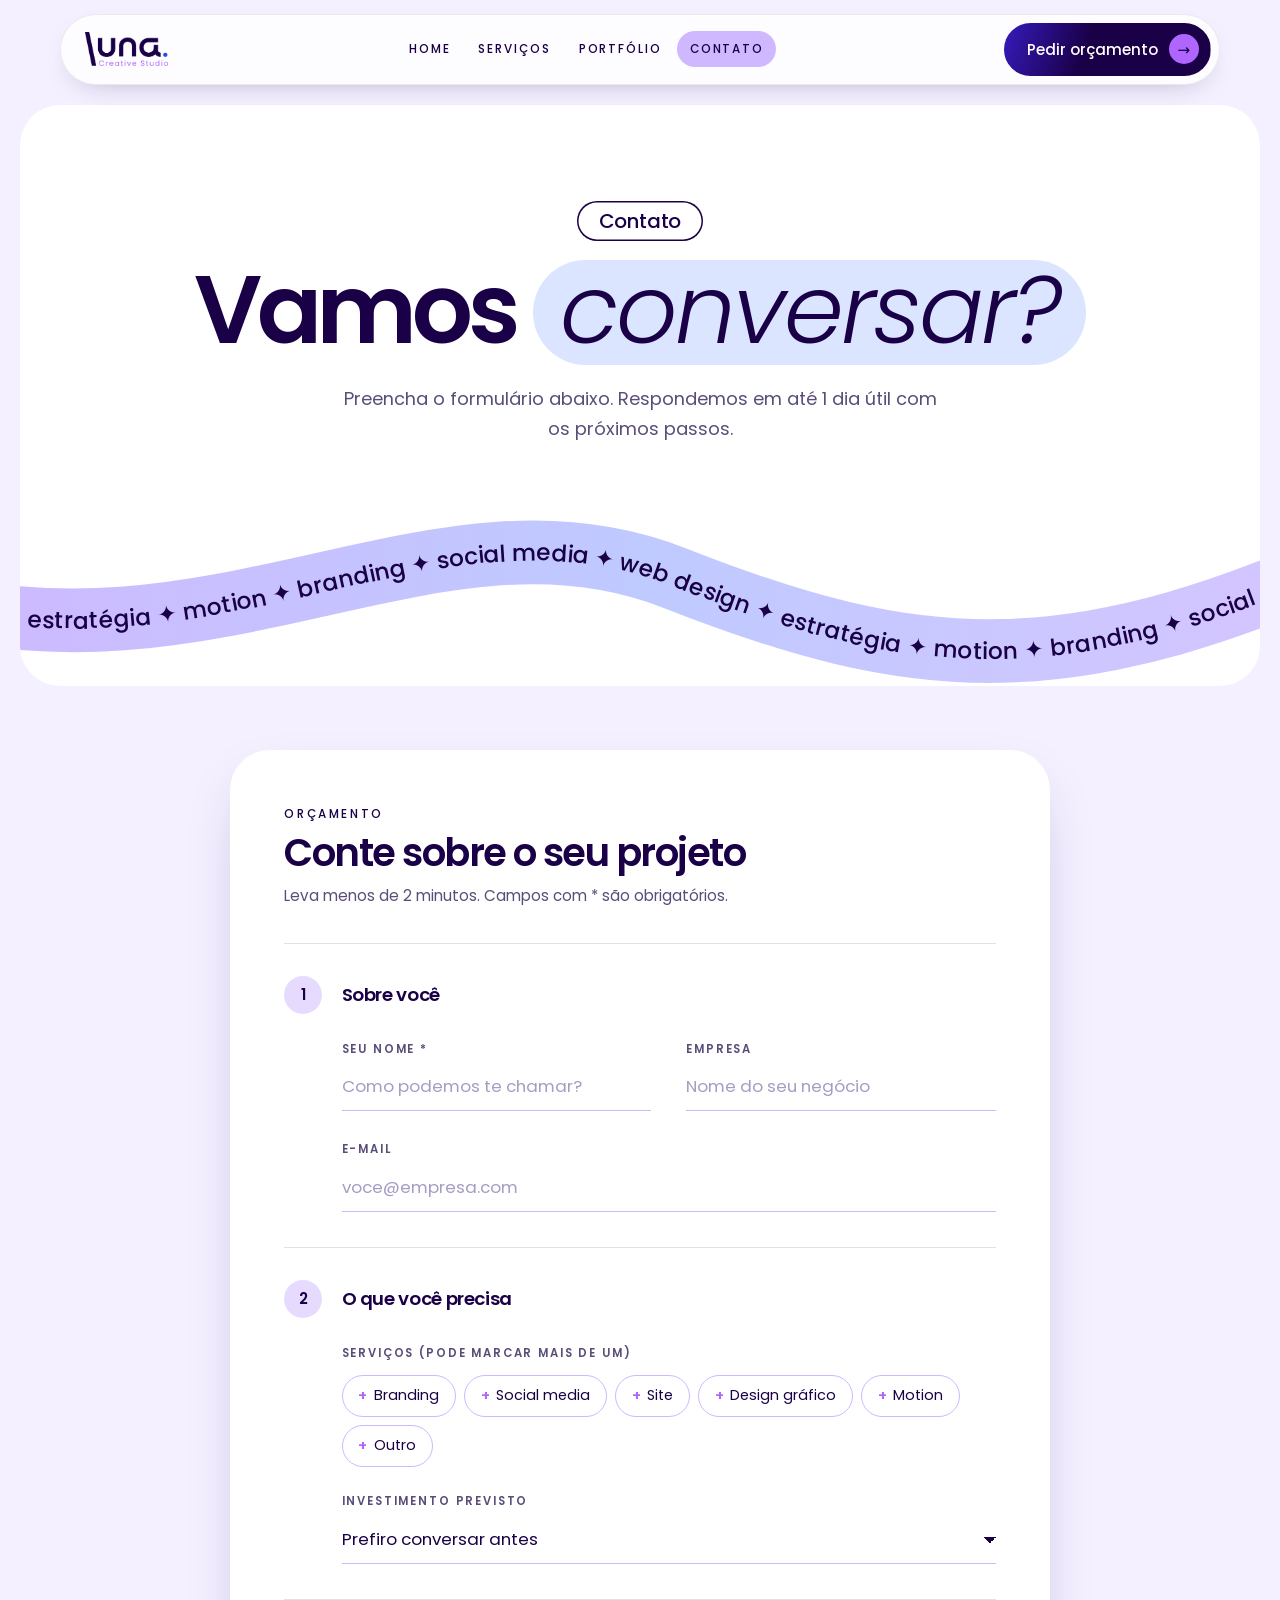
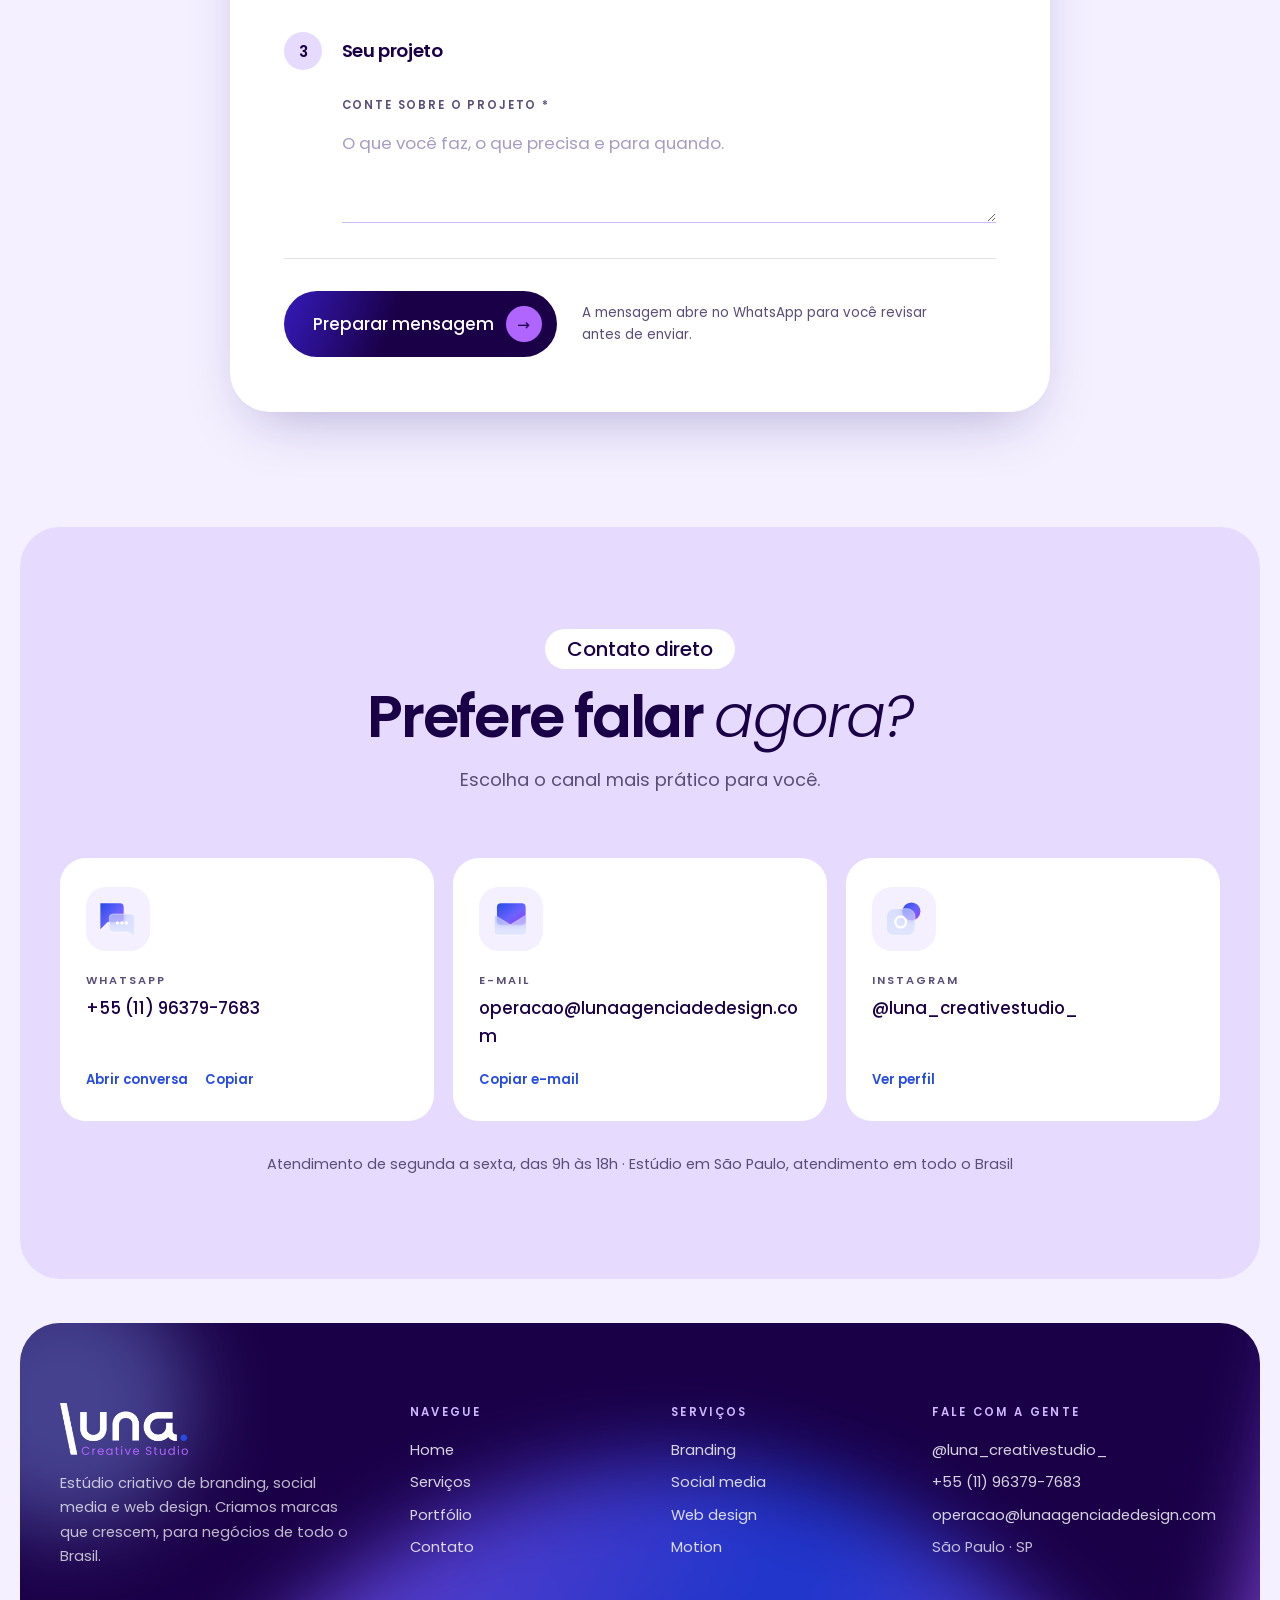
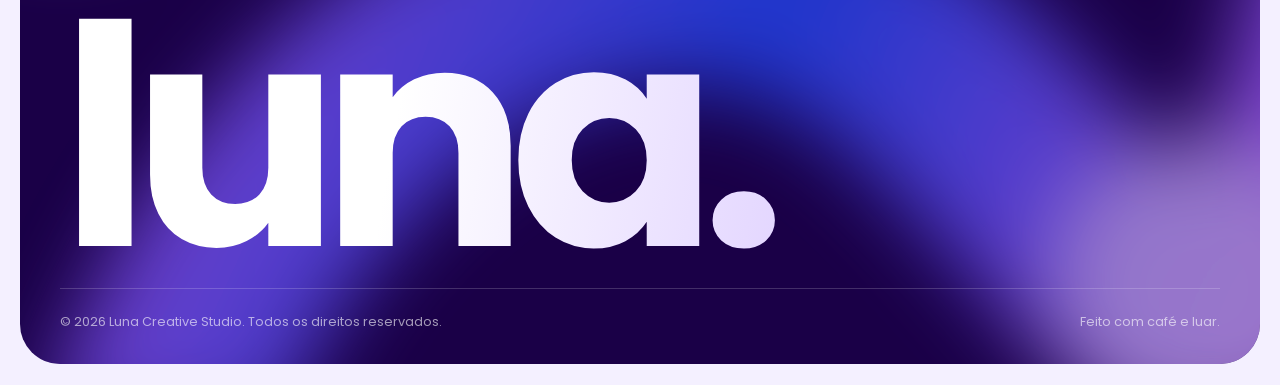
<file: contato.html>
<!DOCTYPE html>
<html lang="pt-BR">
<head>
<meta charset="utf-8">
<meta name="viewport" content="width=device-width, initial-scale=1, viewport-fit=cover">
<title>Contato · Luna Creative Studio</title>
<meta name="description" content="Peça um orçamento para a Luna Creative Studio pelo WhatsApp, e-mail ou Instagram.">
<meta name="claude:viewport-fit-sides" content="cover">
<meta property="og:title" content="Contato · Luna Creative Studio">
<meta property="og:description" content="Peça um orçamento para a Luna Creative Studio pelo WhatsApp, e-mail ou Instagram.">
<meta property="og:image" content="assets/luna-3d.jpg">
<meta name="theme-color" content="#f4f0ff">
<link rel="icon" href="assets/favicon.svg" type="image/svg+xml">
<link rel="preconnect" href="https://fonts.googleapis.com">
<link rel="preconnect" href="https://fonts.gstatic.com" crossorigin>
<link rel="stylesheet" href="https://fonts.googleapis.com/css2?family=Poppins:ital,wght@0,300;0,400;0,500;0,600;0,700;1,300;1,400;1,500&display=swap">
<link rel="stylesheet" href="css/style.css">
</head>
<body>

<!-- ===== CABEÇALHO (igual em todas as páginas) ===== -->
<header class="site-header">
  <div class="wrap">
    <nav class="nav" aria-label="Menu principal">
      <a class="nav__logo" href="index.html"><img src="assets/logo-luna.png" alt="Luna Creative Studio" width="955" height="389"></a>
      <button class="nav__toggle" type="button" aria-label="Abrir menu" aria-expanded="false"><span></span></button>
      <ul class="nav__links">
        <li><a href="index.html">Home</a></li>
        <li><a href="servicos.html">Serviços</a></li>
        <li><a href="portfolio.html">Portfólio</a></li>
        <li><a href="contato.html" aria-current="page">Contato</a></li>
        <li class="nav__mobile-cta"><a href="contato.html">Pedir orçamento</a></li>
      </ul>
      <a class="btn nav__cta" href="contato.html">Pedir orçamento <span class="btn__arrow" aria-hidden="true">→</span></a>
    </nav>
  </div>
</header>

<main>
<section class="page-hero panel panel--white">
  <svg class="ribbon ribbon--page ribbon--bottom" viewBox="0 0 1440 260" preserveAspectRatio="xMidYMid slice" aria-hidden="true"><defs><linearGradient id="rg-page" x1="0" x2="1"><stop offset="0" stop-color="#cfb8ff"/><stop offset=".5" stop-color="#bfcaff"/><stop offset="1" stop-color="#d7c4ff"/></linearGradient><path id="rp-page" d="M-140 150 C 220 260, 480 20, 760 130 S 1220 260, 1580 90"/></defs><use href="#rp-page" class="ribbon__band" stroke="url(#rg-page)"/><text class="ribbon__text"><textPath href="#rp-page" startOffset="0" data-ribbon="1">branding   ✦   social media   ✦   web design   ✦   estratégia   ✦   motion   ✦   branding   ✦   social media   ✦   web design   ✦   estratégia   ✦   motion   ✦   branding   ✦   social media   ✦   web design   ✦   estratégia   ✦   motion   ✦   branding   ✦   social media   ✦   web design   ✦   estratégia   ✦   motion   ✦   branding   ✦   social media   ✦   web design   ✦   estratégia   ✦   motion   ✦   branding   ✦   social media   ✦   web design   ✦   estratégia   ✦   motion   ✦   branding   ✦   social media   ✦   web design   ✦   estratégia   ✦   motion   ✦   branding   ✦   social media   ✦   web design   ✦   estratégia   ✦   motion   ✦   branding   ✦   social media   ✦   web design   ✦   estratégia   ✦   motion   ✦   branding   ✦   social media   ✦   web design   ✦   estratégia   ✦   motion   ✦   branding   ✦   social media   ✦   web design   ✦   estratégia   ✦   motion   ✦   branding   ✦   social media   ✦   web design   ✦   estratégia   ✦   motion   ✦   branding   ✦   social media   ✦   web design   ✦   estratégia   ✦   motion   ✦   branding   ✦   social media   ✦   web design   ✦   estratégia   ✦   motion   ✦   </textPath></text></svg>
  <div class="wrap page-hero__inner">
    <span class="tag tag--outline">Contato</span>
    <h1 class="page-hero__title">Vamos <span class="pill-hl pill-hl--ice"><em>conversar?</em></span></h1>
    <p class="lead">Preencha o formulário abaixo. Respondemos em até 1 dia útil com os próximos passos.</p>
  </div>
</section>

<!-- ===== FORMULÁRIO DE ORÇAMENTO ===== -->
<section class="section form-section">
  <div class="wrap">
    <form class="form-card reveal" id="form-contato" novalidate>
      <div class="form-card__head">
        <span class="label">Orçamento</span>
        <h2>Conte sobre o seu projeto</h2>
        <p>Leva menos de 2 minutos. Campos com * são obrigatórios.</p>
      </div>

      <div class="form-step">
        <span class="form-step__num">1</span>
        <div class="form-step__body">
          <h3>Sobre você</h3>
          <div class="form-clean__grid">
            <div class="line-field"><label for="nome">Seu nome *</label><input id="nome" name="nome" type="text" autocomplete="name" placeholder="Como podemos te chamar?"></div>
            <div class="line-field"><label for="empresa">Empresa</label><input id="empresa" name="empresa" type="text" autocomplete="organization" placeholder="Nome do seu negócio"></div>
            <div class="line-field line-field--full"><label for="email">E-mail</label><input id="email" name="email" type="email" autocomplete="email" placeholder="voce@empresa.com"></div>
          </div>
        </div>
      </div>

      <div class="form-step">
        <span class="form-step__num">2</span>
        <div class="form-step__body">
          <h3>O que você precisa</h3>
          <fieldset class="line-field line-field--plain">
            <legend>Serviços (pode marcar mais de um)</legend>
            <div class="chips">
              <label class="chip-opt"><input type="checkbox" id="s-branding" name="servico" value="Branding"><span>Branding</span></label>
              <label class="chip-opt"><input type="checkbox" id="s-social" name="servico" value="Social media"><span>Social media</span></label>
              <label class="chip-opt"><input type="checkbox" id="s-web" name="servico" value="Site"><span>Site</span></label>
              <label class="chip-opt"><input type="checkbox" id="s-grafico" name="servico" value="Design gráfico"><span>Design gráfico</span></label>
              <label class="chip-opt"><input type="checkbox" id="s-motion" name="servico" value="Motion"><span>Motion</span></label>
              <label class="chip-opt"><input type="checkbox" id="s-outro" name="servico" value="Outro"><span>Outro</span></label>
            </div>
          </fieldset>
          <div class="line-field"><label for="orcamento">Investimento previsto</label>
            <select id="orcamento" name="orcamento">
              <option value="">Prefiro conversar antes</option>
              <option>Até R$ 3 mil</option>
              <option>R$ 3 mil a R$ 8 mil</option>
              <option>R$ 8 mil a R$ 15 mil</option>
              <option>Acima de R$ 15 mil</option>
            </select>
          </div>
        </div>
      </div>

      <div class="form-step">
        <span class="form-step__num">3</span>
        <div class="form-step__body">
          <h3>Seu projeto</h3>
          <div class="line-field"><label for="mensagem">Conte sobre o projeto *</label><textarea id="mensagem" name="mensagem" rows="3" placeholder="O que você faz, o que precisa e para quando."></textarea></div>
        </div>
      </div>

      <p class="form__error" role="alert" hidden></p>
      <div class="form-card__foot">
        <button class="btn btn--big" type="submit">Preparar mensagem <span class="btn__arrow" aria-hidden="true">→</span></button>
        <p class="note">A mensagem abre no WhatsApp para você revisar antes de enviar.</p>
      </div>
      <div class="form__done" id="form-done" hidden>
        <strong>Sua mensagem está pronta.</strong>
        <span>Toque no botão abaixo para enviá-la pelo WhatsApp da Luna.</span>
        <a class="btn" href="#" target="_blank" rel="noopener">Enviar pelo WhatsApp <span class="btn__arrow" aria-hidden="true">→</span></a>
      </div>
    </form>
  </div>
</section>

<!-- ===== CONTATO DIRETO ===== -->
<section class="panel panel--lav">
  <div class="wrap">
    <div class="head reveal">
      <span class="tag" style="background:var(--white)">Contato direto</span>
      <h2 class="title">Prefere falar <em>agora?</em></h2>
      <p class="lead center">Escolha o canal mais prático para você.</p>
    </div>
    <ul class="contact-grid reveal">
      <li class="contact-card">
        <span class="icon-tile icon-tile--sm"><svg class="glass-icon" viewBox="0 0 100 100" aria-hidden="true"><defs><linearGradient id="g-chat12" x1="0" y1="0" x2="1" y2="1"><stop offset="0" stop-color="#264be5"/><stop offset=".55" stop-color="#6a63ff"/><stop offset="1" stop-color="#9b3dff"/></linearGradient><linearGradient id="f-chat12" x1="0" y1="0" x2="0" y2="1"><stop offset="0" stop-color="#c9d4ff" stop-opacity=".62"/><stop offset="1" stop-color="#dbe2ff" stop-opacity=".78"/></linearGradient><filter id="b-chat12" x="-30%" y="-30%" width="160%" height="160%"><feGaussianBlur stdDeviation="6"/></filter><clipPath id="c-chat12"><path d="M40 38h40a8 8 0 0 1 8 8v40L74 78H40a8 8 0 0 1-8-8V46a8 8 0 0 1 8-8z"/></clipPath></defs><g fill="url(#g-chat12)"><path d="M12 14h44a8 8 0 0 1 8 8v26a8 8 0 0 1-8 8H28L12 72z"/></g><g clip-path="url(#c-chat12)"><g fill="url(#g-chat12)" filter="url(#b-chat12)" opacity=".9"><path d="M12 14h44a8 8 0 0 1 8 8v26a8 8 0 0 1-8 8H28L12 72z"/></g></g><g fill="url(#f-chat12)" stroke="#ffffff" stroke-opacity=".8" stroke-width="1.2"><path d="M40 38h40a8 8 0 0 1 8 8v40L74 78H40a8 8 0 0 1-8-8V46a8 8 0 0 1 8-8z"/></g><g fill="#ffffff"><circle cx="50" cy="58" r="3.6"/><circle cx="60" cy="58" r="3.6"/><circle cx="70" cy="58" r="3.6"/></g></svg></span>
        <span class="contact-card__label">WhatsApp</span>
        <span class="contact-card__value">+55 (11) 96379-7683</span>
        <span class="contact-card__actions"><a class="text-link" href="https://wa.me/5511963797683" target="_blank" rel="noopener">Abrir conversa</a><button class="text-link" type="button" data-copy="+55 11 96379-7683">Copiar</button></span>
      </li>
      <li class="contact-card">
        <span class="icon-tile icon-tile--sm"><svg class="glass-icon" viewBox="0 0 100 100" aria-hidden="true"><defs><linearGradient id="g-mail13" x1="0" y1="0" x2="1" y2="1"><stop offset="0" stop-color="#264be5"/><stop offset=".55" stop-color="#6a63ff"/><stop offset="1" stop-color="#9b3dff"/></linearGradient><linearGradient id="f-mail13" x1="0" y1="0" x2="0" y2="1"><stop offset="0" stop-color="#c9d4ff" stop-opacity=".62"/><stop offset="1" stop-color="#dbe2ff" stop-opacity=".78"/></linearGradient><filter id="b-mail13" x="-30%" y="-30%" width="160%" height="160%"><feGaussianBlur stdDeviation="6"/></filter><clipPath id="c-mail13"><path d="M14 40l36 22 36-22v36a9 9 0 0 1-9 9H23a9 9 0 0 1-9-9z"/></clipPath></defs><g fill="url(#g-mail13)"><rect x="20" y="14" width="64" height="48" rx="9"/></g><g clip-path="url(#c-mail13)"><g fill="url(#g-mail13)" filter="url(#b-mail13)" opacity=".9"><rect x="20" y="14" width="64" height="48" rx="9"/></g></g><g fill="url(#f-mail13)" stroke="#ffffff" stroke-opacity=".8" stroke-width="1.2"><path d="M14 40l36 22 36-22v36a9 9 0 0 1-9 9H23a9 9 0 0 1-9-9z"/></g></svg></span>
        <span class="contact-card__label">E-mail</span>
        <span class="contact-card__value">operacao@lunaagenciadedesign.com</span>
        <span class="contact-card__actions"><button class="text-link" type="button" data-copy="operacao@lunaagenciadedesign.com">Copiar e-mail</button></span>
      </li>
      <li class="contact-card">
        <span class="icon-tile icon-tile--sm"><svg class="glass-icon" viewBox="0 0 100 100" aria-hidden="true"><defs><linearGradient id="g-camera14" x1="0" y1="0" x2="1" y2="1"><stop offset="0" stop-color="#264be5"/><stop offset=".55" stop-color="#6a63ff"/><stop offset="1" stop-color="#9b3dff"/></linearGradient><linearGradient id="f-camera14" x1="0" y1="0" x2="0" y2="1"><stop offset="0" stop-color="#c9d4ff" stop-opacity=".62"/><stop offset="1" stop-color="#dbe2ff" stop-opacity=".78"/></linearGradient><filter id="b-camera14" x="-30%" y="-30%" width="160%" height="160%"><feGaussianBlur stdDeviation="6"/></filter><clipPath id="c-camera14"><rect x="12" y="26" width="64" height="60" rx="18"/></clipPath></defs><g fill="url(#g-camera14)"><circle cx="68" cy="32" r="20"/></g><g clip-path="url(#c-camera14)"><g fill="url(#g-camera14)" filter="url(#b-camera14)" opacity=".9"><circle cx="68" cy="32" r="20"/></g></g><g fill="url(#f-camera14)" stroke="#ffffff" stroke-opacity=".8" stroke-width="1.2"><rect x="12" y="26" width="64" height="60" rx="18"/></g><circle cx="44" cy="56" r="12" fill="none" stroke="#ffffff" stroke-width="5"/></svg></span>
        <span class="contact-card__label">Instagram</span>
        <span class="contact-card__value">@luna_creativestudio_</span>
        <span class="contact-card__actions"><a class="text-link" href="https://instagram.com/luna_creativestudio_" target="_blank" rel="noopener">Ver perfil</a></span>
      </li>
    </ul>
    <p class="contact-hours reveal">Atendimento de segunda a sexta, das 9h às 18h · Estúdio em São Paulo, atendimento em todo o Brasil</p>
  </div>
</section>
<div style="height:clamp(1rem,2vw,1.5rem)"></div>
</main>

<!-- ===== RODAPÉ (igual em todas as páginas) ===== -->
<footer class="site-footer panel panel--glow">
  <div class="stage__blob stage__blob--b" aria-hidden="true"><svg viewBox="0 0 800 500" preserveAspectRatio="xMidYMid slice"><defs><linearGradient id="grad-foot" x1="0" x2="1" y1="0" y2="0.3"><stop offset="0" stop-color="#b065fe"/><stop offset=".55" stop-color="#264be5"/><stop offset="1" stop-color="#b065fe"/></linearGradient></defs><path d="M120 540 C 160 280, 400 120, 560 270 S 720 540, 820 90" fill="none" stroke="url(#grad-foot)" stroke-width="120" stroke-linecap="round"/><circle cx="90" cy="120" r="70" fill="#8fa6ff" opacity=".55"/><circle cx="700" cy="380" r="80" fill="#cfb8ff" opacity=".8"/></svg></div>
  <div class="wrap">
    <div class="footer__grid">
      <div class="footer__brand">
        <img src="assets/logo-luna-branco.png" alt="Luna Creative Studio" width="955" height="389" loading="lazy">
        <p>Estúdio criativo de branding, social media e web design. Criamos marcas que crescem, para negócios de todo o Brasil.</p>
      </div>
      <div>
        <p class="footer__title">Navegue</p>
        <ul class="footer__list">
          <li><a href="index.html">Home</a></li>
          <li><a href="servicos.html">Serviços</a></li>
          <li><a href="portfolio.html">Portfólio</a></li>
          <li><a href="contato.html">Contato</a></li>
        </ul>
      </div>
      <div>
        <p class="footer__title">Serviços</p>
        <ul class="footer__list">
          <li><a href="servicos.html#branding">Branding</a></li>
          <li><a href="servicos.html#social">Social media</a></li>
          <li><a href="servicos.html#web">Web design</a></li>
          <li><a href="servicos.html#motion">Motion</a></li>
        </ul>
      </div>
      <div>
        <p class="footer__title">Fale com a gente</p>
        <ul class="footer__list">
          <li><a href="https://instagram.com/luna_creativestudio_" target="_blank" rel="noopener">@luna_creativestudio_</a></li>
          <li><a href="https://wa.me/5511963797683" target="_blank" rel="noopener">+55 (11) 96379-7683</a></li>
          <li><a href="mailto:operacao@lunaagenciadedesign.com">operacao@lunaagenciadedesign.com</a></li>
          <li>São Paulo · SP</li>
        </ul>
      </div>
    </div>
    <p class="footer__big" aria-hidden="true">luna.</p>
    <div class="footer__bottom">
      <span>© <span data-year>2026</span> Luna Creative Studio. Todos os direitos reservados.</span>
      <span>Feito com café e luar.</span>
    </div>
  </div>
</footer>
<script src="js/main.js"></script>
</body>
</html>
</file>
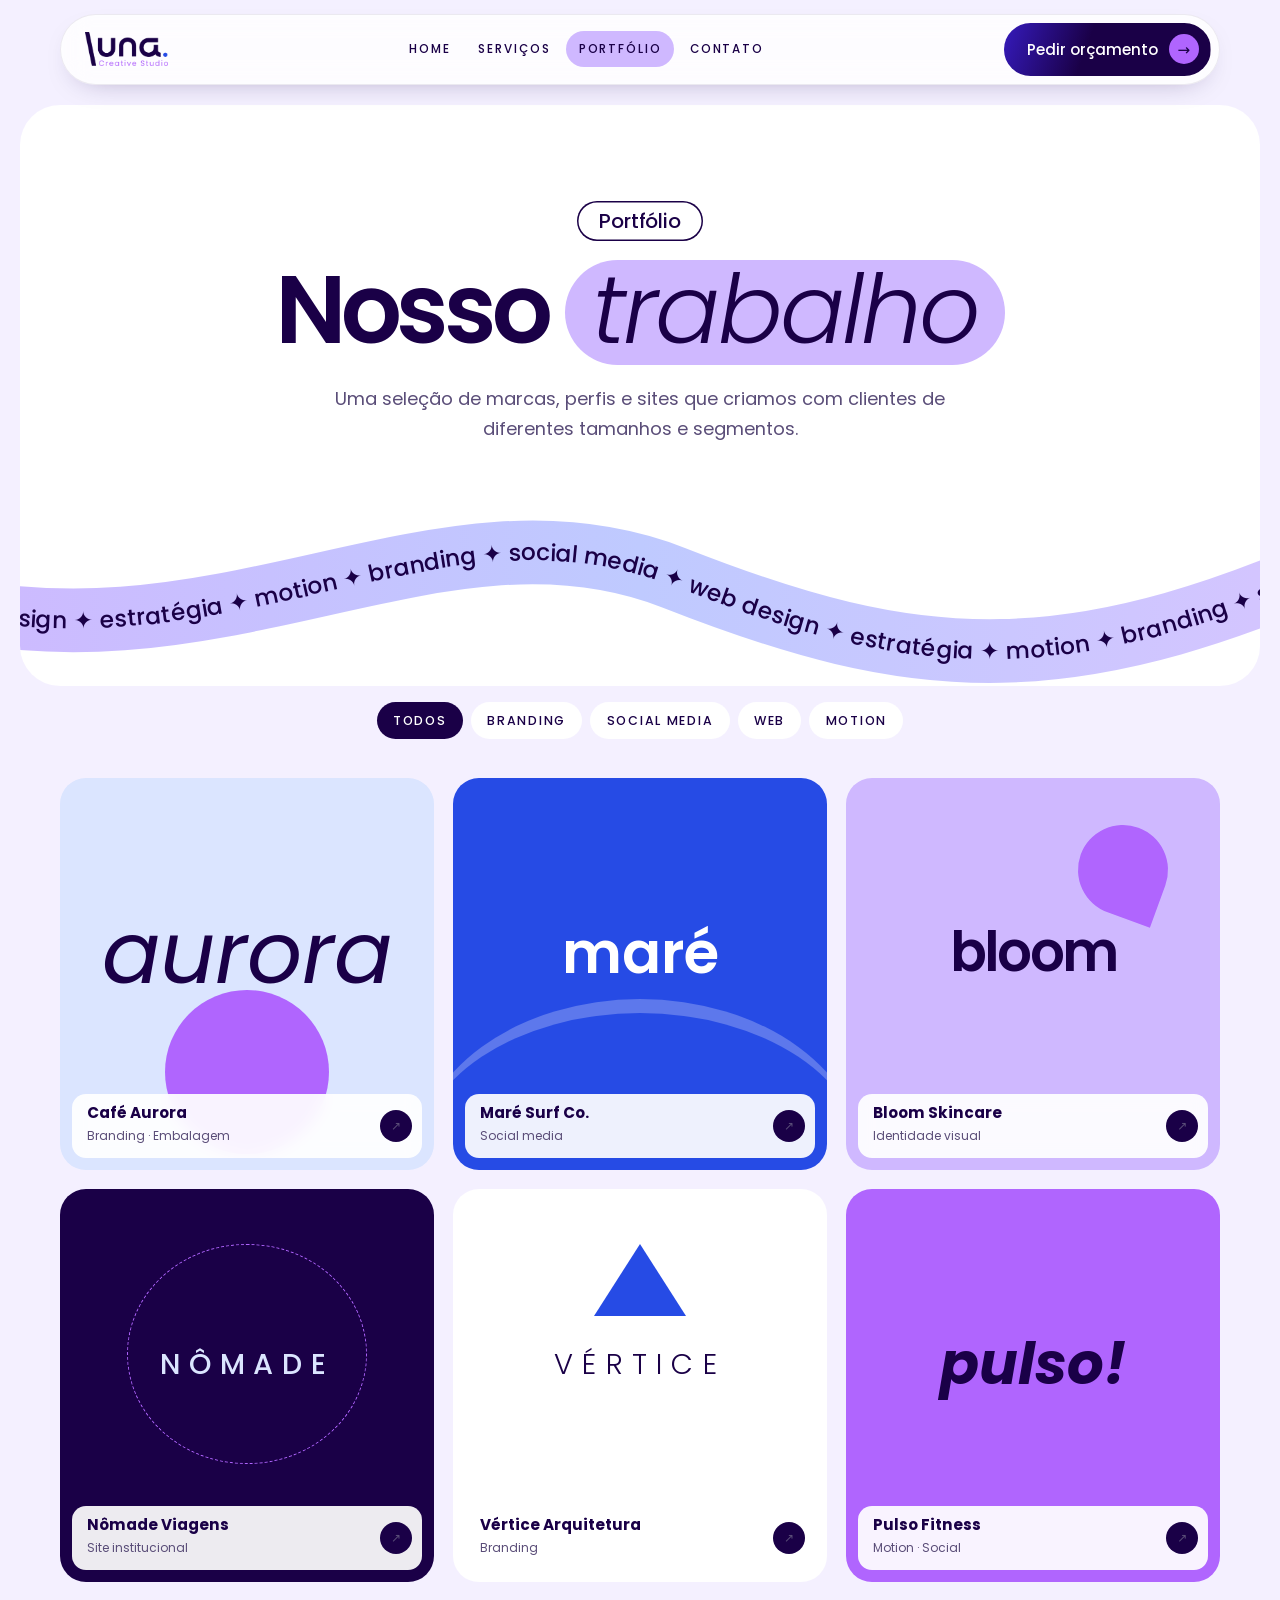
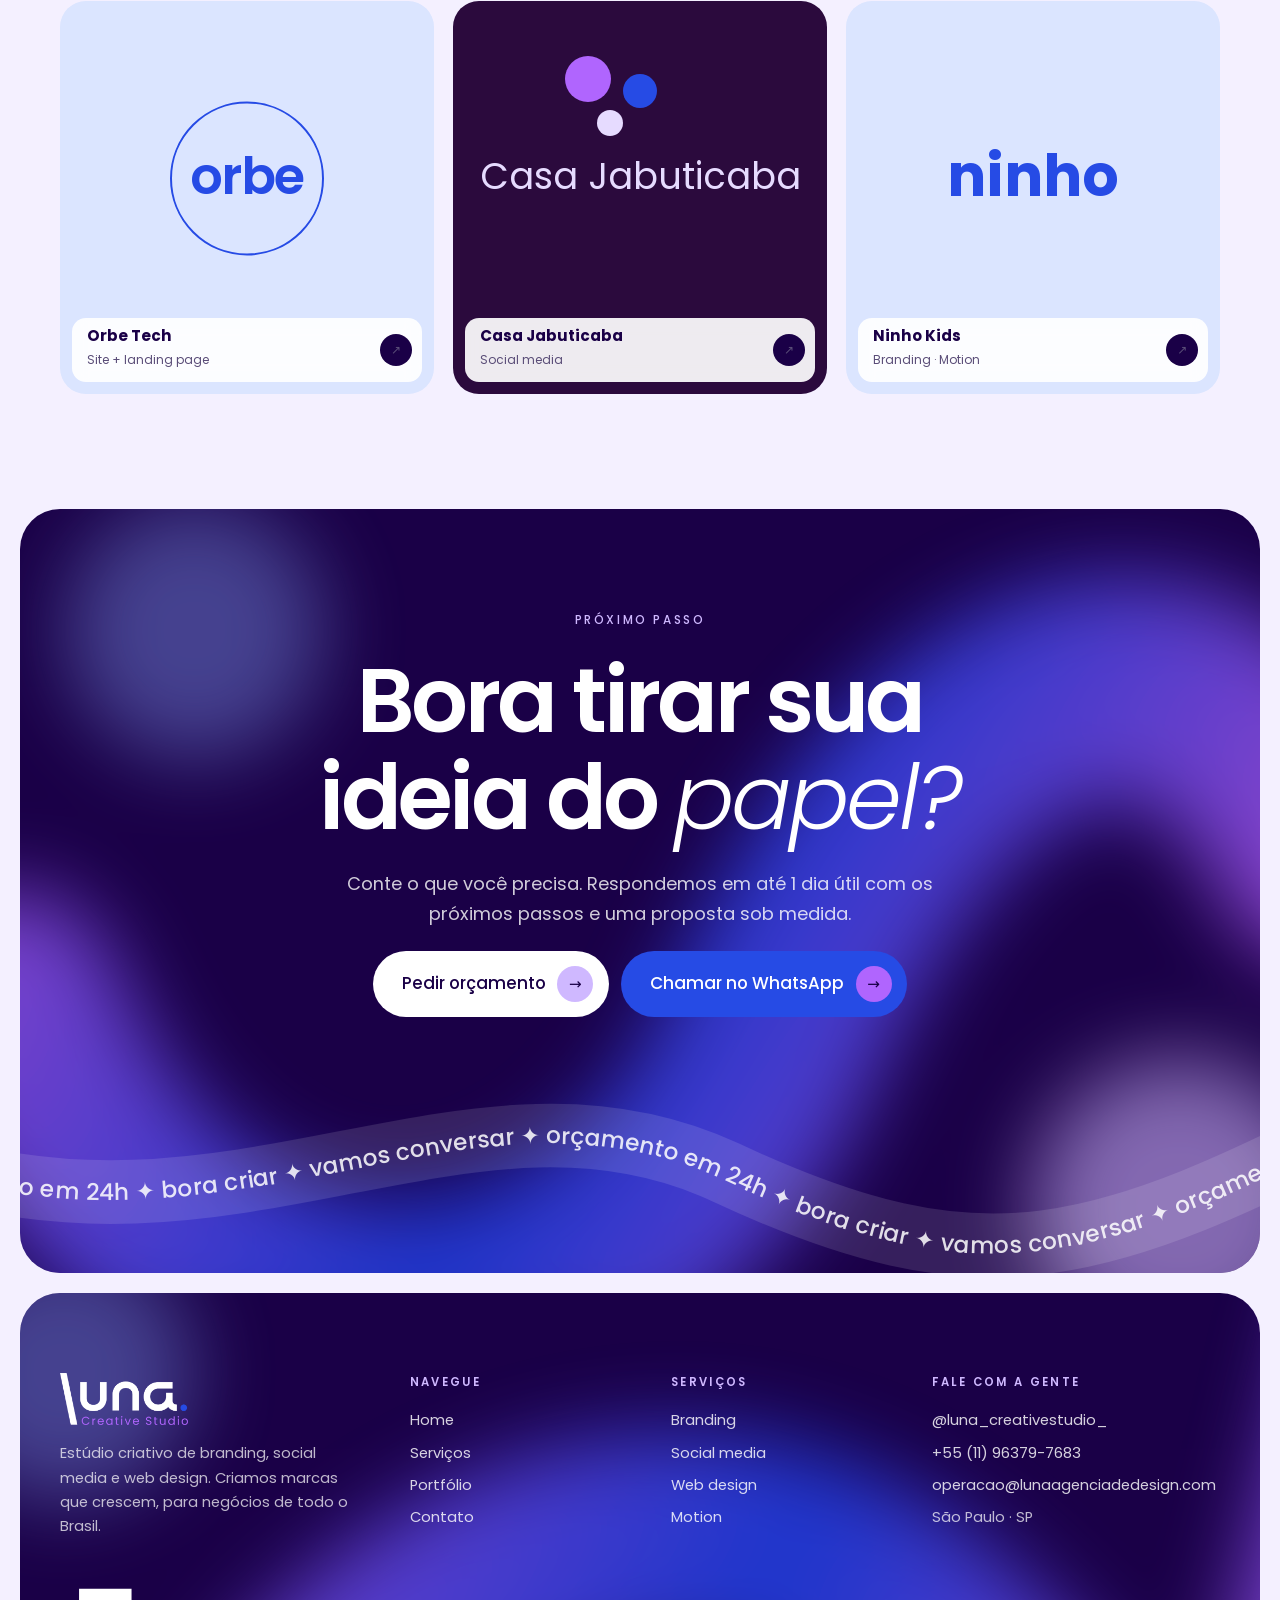
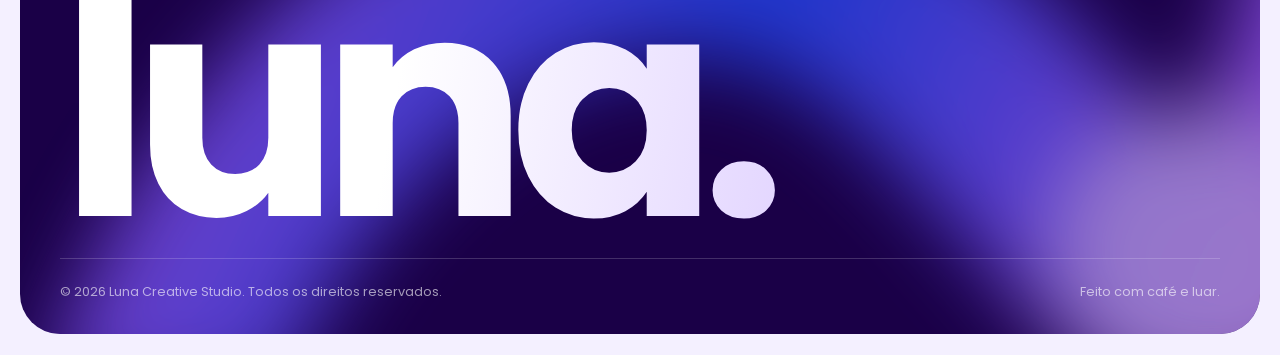
<file: portfolio.html>
<!DOCTYPE html>
<html lang="pt-BR">
<head>
<meta charset="utf-8">
<meta name="viewport" content="width=device-width, initial-scale=1, viewport-fit=cover">
<title>Portfólio · Luna Creative Studio</title>
<meta name="description" content="Projetos de branding, social media, sites e motion criados pela Luna Creative Studio.">
<meta name="claude:viewport-fit-sides" content="cover">
<meta property="og:title" content="Portfólio · Luna Creative Studio">
<meta property="og:description" content="Projetos de branding, social media, sites e motion criados pela Luna Creative Studio.">
<meta property="og:image" content="assets/luna-3d.jpg">
<meta name="theme-color" content="#f4f0ff">
<link rel="icon" href="assets/favicon.svg" type="image/svg+xml">
<link rel="preconnect" href="https://fonts.googleapis.com">
<link rel="preconnect" href="https://fonts.gstatic.com" crossorigin>
<link rel="stylesheet" href="https://fonts.googleapis.com/css2?family=Poppins:ital,wght@0,300;0,400;0,500;0,600;0,700;1,300;1,400;1,500&display=swap">
<link rel="stylesheet" href="css/style.css">
</head>
<body>

<!-- ===== CABEÇALHO (igual em todas as páginas) ===== -->
<header class="site-header">
  <div class="wrap">
    <nav class="nav" aria-label="Menu principal">
      <a class="nav__logo" href="index.html"><img src="assets/logo-luna.png" alt="Luna Creative Studio" width="955" height="389"></a>
      <button class="nav__toggle" type="button" aria-label="Abrir menu" aria-expanded="false"><span></span></button>
      <ul class="nav__links">
        <li><a href="index.html">Home</a></li>
        <li><a href="servicos.html">Serviços</a></li>
        <li><a href="portfolio.html" aria-current="page">Portfólio</a></li>
        <li><a href="contato.html">Contato</a></li>
        <li class="nav__mobile-cta"><a href="contato.html">Pedir orçamento</a></li>
      </ul>
      <a class="btn nav__cta" href="contato.html">Pedir orçamento <span class="btn__arrow" aria-hidden="true">→</span></a>
    </nav>
  </div>
</header>

<main>
<section class="page-hero panel panel--white">
  <svg class="ribbon ribbon--page ribbon--bottom" viewBox="0 0 1440 260" preserveAspectRatio="xMidYMid slice" aria-hidden="true"><defs><linearGradient id="rg-page" x1="0" x2="1"><stop offset="0" stop-color="#cfb8ff"/><stop offset=".5" stop-color="#bfcaff"/><stop offset="1" stop-color="#d7c4ff"/></linearGradient><path id="rp-page" d="M-140 150 C 220 260, 480 20, 760 130 S 1220 260, 1580 90"/></defs><use href="#rp-page" class="ribbon__band" stroke="url(#rg-page)"/><text class="ribbon__text"><textPath href="#rp-page" startOffset="0" data-ribbon="1">branding   ✦   social media   ✦   web design   ✦   estratégia   ✦   motion   ✦   branding   ✦   social media   ✦   web design   ✦   estratégia   ✦   motion   ✦   branding   ✦   social media   ✦   web design   ✦   estratégia   ✦   motion   ✦   branding   ✦   social media   ✦   web design   ✦   estratégia   ✦   motion   ✦   branding   ✦   social media   ✦   web design   ✦   estratégia   ✦   motion   ✦   branding   ✦   social media   ✦   web design   ✦   estratégia   ✦   motion   ✦   branding   ✦   social media   ✦   web design   ✦   estratégia   ✦   motion   ✦   branding   ✦   social media   ✦   web design   ✦   estratégia   ✦   motion   ✦   branding   ✦   social media   ✦   web design   ✦   estratégia   ✦   motion   ✦   branding   ✦   social media   ✦   web design   ✦   estratégia   ✦   motion   ✦   branding   ✦   social media   ✦   web design   ✦   estratégia   ✦   motion   ✦   branding   ✦   social media   ✦   web design   ✦   estratégia   ✦   motion   ✦   branding   ✦   social media   ✦   web design   ✦   estratégia   ✦   motion   ✦   branding   ✦   social media   ✦   web design   ✦   estratégia   ✦   motion   ✦   </textPath></text></svg>
  <div class="wrap page-hero__inner">
    <span class="tag tag--outline">Portfólio</span>
    <h1 class="page-hero__title">Nosso <span class="pill-hl"><em>trabalho</em></span></h1>
    <p class="lead">Uma seleção de marcas, perfis e sites que criamos com clientes de diferentes tamanhos e segmentos.</p>
  </div>
</section>

<section class="section" style="padding-top:1rem">
  <div class="wrap">
    <div class="filters" role="group" aria-label="Filtrar projetos por categoria">
      <button class="filter" type="button" data-filter="todos" aria-pressed="true">Todos</button>
      <button class="filter" type="button" data-filter="branding" aria-pressed="false">Branding</button>
      <button class="filter" type="button" data-filter="social" aria-pressed="false">Social media</button>
      <button class="filter" type="button" data-filter="web" aria-pressed="false">Web</button>
      <button class="filter" type="button" data-filter="motion" aria-pressed="false">Motion</button>
    </div>
    <div class="grid-projects reveal">
      <a class="bento__tile" href="portfolio.html" data-cat="branding">
        <div class="mock mock--aurora"><span class="mock__word">aurora</span></div>
        <div class="bento__info"><div><strong>Café Aurora</strong><span>Branding · Embalagem</span></div><span class="bento__go" aria-hidden="true">↗</span></div>
      </a>
      <a class="bento__tile" href="portfolio.html" data-cat="social">
        <div class="mock mock--mare"><span class="mock__word">maré</span></div>
        <div class="bento__info"><div><strong>Maré Surf Co.</strong><span>Social media</span></div><span class="bento__go" aria-hidden="true">↗</span></div>
      </a>
      <a class="bento__tile" href="portfolio.html" data-cat="branding">
        <div class="mock mock--bloom"><span class="mock__word">bloom</span></div>
        <div class="bento__info"><div><strong>Bloom Skincare</strong><span>Identidade visual</span></div><span class="bento__go" aria-hidden="true">↗</span></div>
      </a>
      <a class="bento__tile" href="portfolio.html" data-cat="web">
        <div class="mock mock--nomade"><span class="mock__word">nômade</span></div>
        <div class="bento__info"><div><strong>Nômade Viagens</strong><span>Site institucional</span></div><span class="bento__go" aria-hidden="true">↗</span></div>
      </a>
      <a class="bento__tile" href="portfolio.html" data-cat="branding">
        <div class="mock mock--vertice"><span class="mock__word">vértice</span></div>
        <div class="bento__info"><div><strong>Vértice Arquitetura</strong><span>Branding</span></div><span class="bento__go" aria-hidden="true">↗</span></div>
      </a>
      <a class="bento__tile" href="portfolio.html" data-cat="motion social">
        <div class="mock mock--pulso"><span class="mock__word">pulso!</span></div>
        <div class="bento__info"><div><strong>Pulso Fitness</strong><span>Motion · Social</span></div><span class="bento__go" aria-hidden="true">↗</span></div>
      </a>
      <a class="bento__tile" href="portfolio.html" data-cat="web">
        <div class="mock mock--orbe"><span class="mock__word">orbe</span></div>
        <div class="bento__info"><div><strong>Orbe Tech</strong><span>Site + landing page</span></div><span class="bento__go" aria-hidden="true">↗</span></div>
      </a>
      <a class="bento__tile" href="portfolio.html" data-cat="social">
        <div class="mock mock--jabuticaba"><span class="mock__word">Casa Jabuticaba</span></div>
        <div class="bento__info"><div><strong>Casa Jabuticaba</strong><span>Social media</span></div><span class="bento__go" aria-hidden="true">↗</span></div>
      </a>
      <a class="bento__tile" href="portfolio.html" data-cat="branding motion">
        <div class="mock mock--ninho"><span class="mock__word">ninho</span></div>
        <div class="bento__info"><div><strong>Ninho Kids</strong><span>Branding · Motion</span></div><span class="bento__go" aria-hidden="true">↗</span></div>
      </a>
    </div>
  </div>
</section>

<!-- ===== CHAMADA FINAL ===== -->
<section class="panel panel--glow cta">
  <div class="stage__blob" aria-hidden="true"><svg viewBox="0 0 800 500" preserveAspectRatio="xMidYMid slice"><defs><linearGradient id="grad-cta" x1="0" x2="1" y1="0" y2="0.3"><stop offset="0" stop-color="#b065fe"/><stop offset=".55" stop-color="#264be5"/><stop offset="1" stop-color="#b065fe"/></linearGradient></defs><path d="M60 310 C 150 540, 390 520, 470 330 S 690 70, 770 230" fill="none" stroke="url(#grad-cta)" stroke-width="120" stroke-linecap="round"/><circle cx="160" cy="110" r="70" fill="#8fa6ff" opacity=".55"/><circle cx="690" cy="420" r="80" fill="#cfb8ff" opacity=".8"/></svg></div>
  <svg class="ribbon ribbon--cta ribbon--bottom" viewBox="0 0 1440 260" preserveAspectRatio="xMidYMid slice" aria-hidden="true"><defs><linearGradient id="rg-cta" x1="0" x2="1"><stop offset="0" stop-color="#cfb8ff"/><stop offset=".5" stop-color="#bfcaff"/><stop offset="1" stop-color="#d7c4ff"/></linearGradient><path id="rp-cta" d="M-140 120 C 240 260, 520 0, 820 140 S 1250 240, 1580 70"/></defs><use href="#rp-cta" class="ribbon__band" stroke="url(#rg-cta)"/><text class="ribbon__text"><textPath href="#rp-cta" startOffset="0" data-ribbon="0.8">vamos conversar   ✦   orçamento em 24h   ✦   bora criar   ✦   vamos conversar   ✦   orçamento em 24h   ✦   bora criar   ✦   vamos conversar   ✦   orçamento em 24h   ✦   bora criar   ✦   vamos conversar   ✦   orçamento em 24h   ✦   bora criar   ✦   vamos conversar   ✦   orçamento em 24h   ✦   bora criar   ✦   vamos conversar   ✦   orçamento em 24h   ✦   bora criar   ✦   vamos conversar   ✦   orçamento em 24h   ✦   bora criar   ✦   vamos conversar   ✦   orçamento em 24h   ✦   bora criar   ✦   vamos conversar   ✦   orçamento em 24h   ✦   bora criar   ✦   vamos conversar   ✦   orçamento em 24h   ✦   bora criar   ✦   vamos conversar   ✦   orçamento em 24h   ✦   bora criar   ✦   vamos conversar   ✦   orçamento em 24h   ✦   bora criar   ✦   vamos conversar   ✦   orçamento em 24h   ✦   bora criar   ✦   vamos conversar   ✦   orçamento em 24h   ✦   bora criar   ✦   </textPath></text></svg>
  <div class="wrap cta__inner reveal">
    <span class="label">Próximo passo</span>
    <h2 class="title">Bora tirar sua ideia do <em>papel?</em></h2>
    <p class="lead">Conte o que você precisa. Respondemos em até 1 dia útil com os próximos passos e uma proposta sob medida.</p>
    <div class="hero__actions">
      <a class="btn btn--light btn--big" href="contato.html">Pedir orçamento <span class="btn__arrow" aria-hidden="true">→</span></a>
      <a class="btn btn--big" style="background:var(--blue)" href="https://wa.me/5511963797683" target="_blank" rel="noopener">Chamar no WhatsApp <span class="btn__arrow" aria-hidden="true">→</span></a>
    </div>
  </div>
</section>

</main>

<!-- ===== RODAPÉ (igual em todas as páginas) ===== -->
<footer class="site-footer panel panel--glow">
  <div class="stage__blob stage__blob--b" aria-hidden="true"><svg viewBox="0 0 800 500" preserveAspectRatio="xMidYMid slice"><defs><linearGradient id="grad-foot" x1="0" x2="1" y1="0" y2="0.3"><stop offset="0" stop-color="#b065fe"/><stop offset=".55" stop-color="#264be5"/><stop offset="1" stop-color="#b065fe"/></linearGradient></defs><path d="M120 540 C 160 280, 400 120, 560 270 S 720 540, 820 90" fill="none" stroke="url(#grad-foot)" stroke-width="120" stroke-linecap="round"/><circle cx="90" cy="120" r="70" fill="#8fa6ff" opacity=".55"/><circle cx="700" cy="380" r="80" fill="#cfb8ff" opacity=".8"/></svg></div>
  <div class="wrap">
    <div class="footer__grid">
      <div class="footer__brand">
        <img src="assets/logo-luna-branco.png" alt="Luna Creative Studio" width="955" height="389" loading="lazy">
        <p>Estúdio criativo de branding, social media e web design. Criamos marcas que crescem, para negócios de todo o Brasil.</p>
      </div>
      <div>
        <p class="footer__title">Navegue</p>
        <ul class="footer__list">
          <li><a href="index.html">Home</a></li>
          <li><a href="servicos.html">Serviços</a></li>
          <li><a href="portfolio.html">Portfólio</a></li>
          <li><a href="contato.html">Contato</a></li>
        </ul>
      </div>
      <div>
        <p class="footer__title">Serviços</p>
        <ul class="footer__list">
          <li><a href="servicos.html#branding">Branding</a></li>
          <li><a href="servicos.html#social">Social media</a></li>
          <li><a href="servicos.html#web">Web design</a></li>
          <li><a href="servicos.html#motion">Motion</a></li>
        </ul>
      </div>
      <div>
        <p class="footer__title">Fale com a gente</p>
        <ul class="footer__list">
          <li><a href="https://instagram.com/luna_creativestudio_" target="_blank" rel="noopener">@luna_creativestudio_</a></li>
          <li><a href="https://wa.me/5511963797683" target="_blank" rel="noopener">+55 (11) 96379-7683</a></li>
          <li><a href="mailto:operacao@lunaagenciadedesign.com">operacao@lunaagenciadedesign.com</a></li>
          <li>São Paulo · SP</li>
        </ul>
      </div>
    </div>
    <p class="footer__big" aria-hidden="true">luna.</p>
    <div class="footer__bottom">
      <span>© <span data-year>2026</span> Luna Creative Studio. Todos os direitos reservados.</span>
      <span>Feito com café e luar.</span>
    </div>
  </div>
</footer>
<script src="js/main.js"></script>
</body>
</html>
</file>
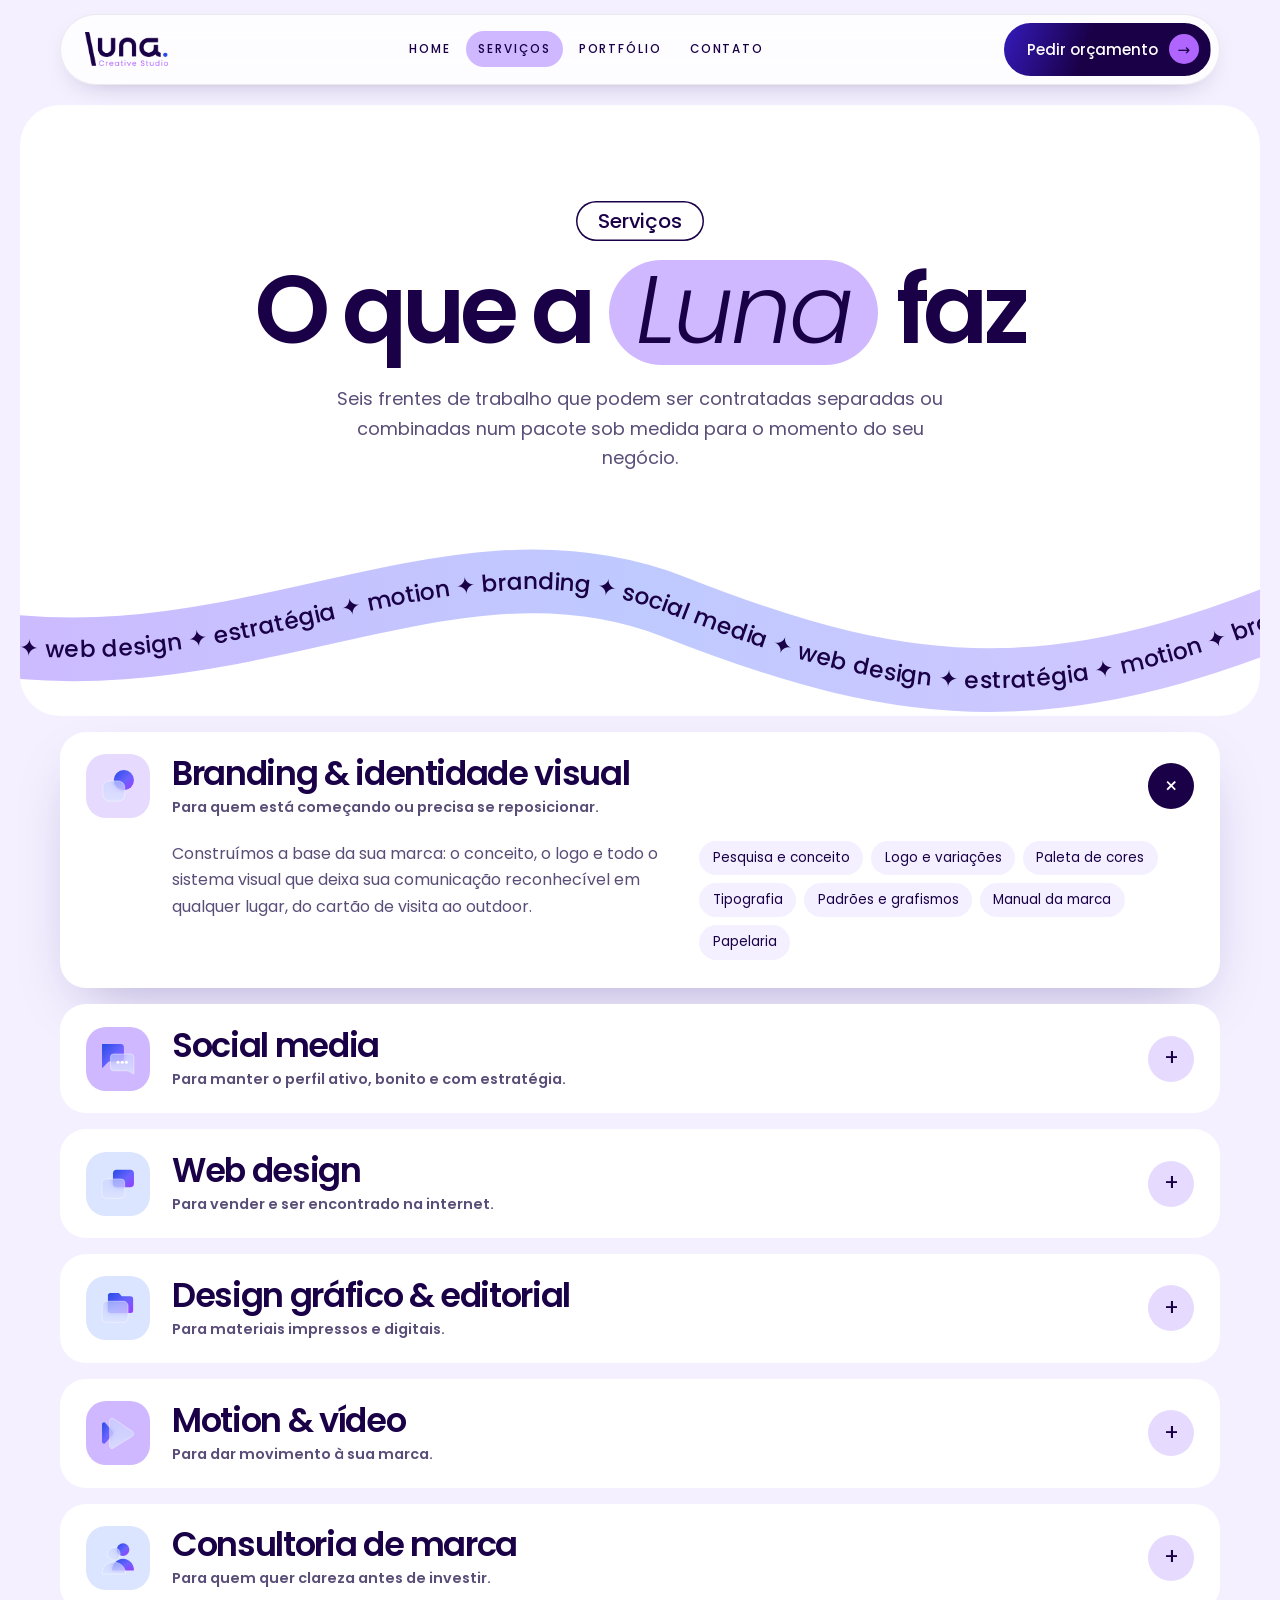
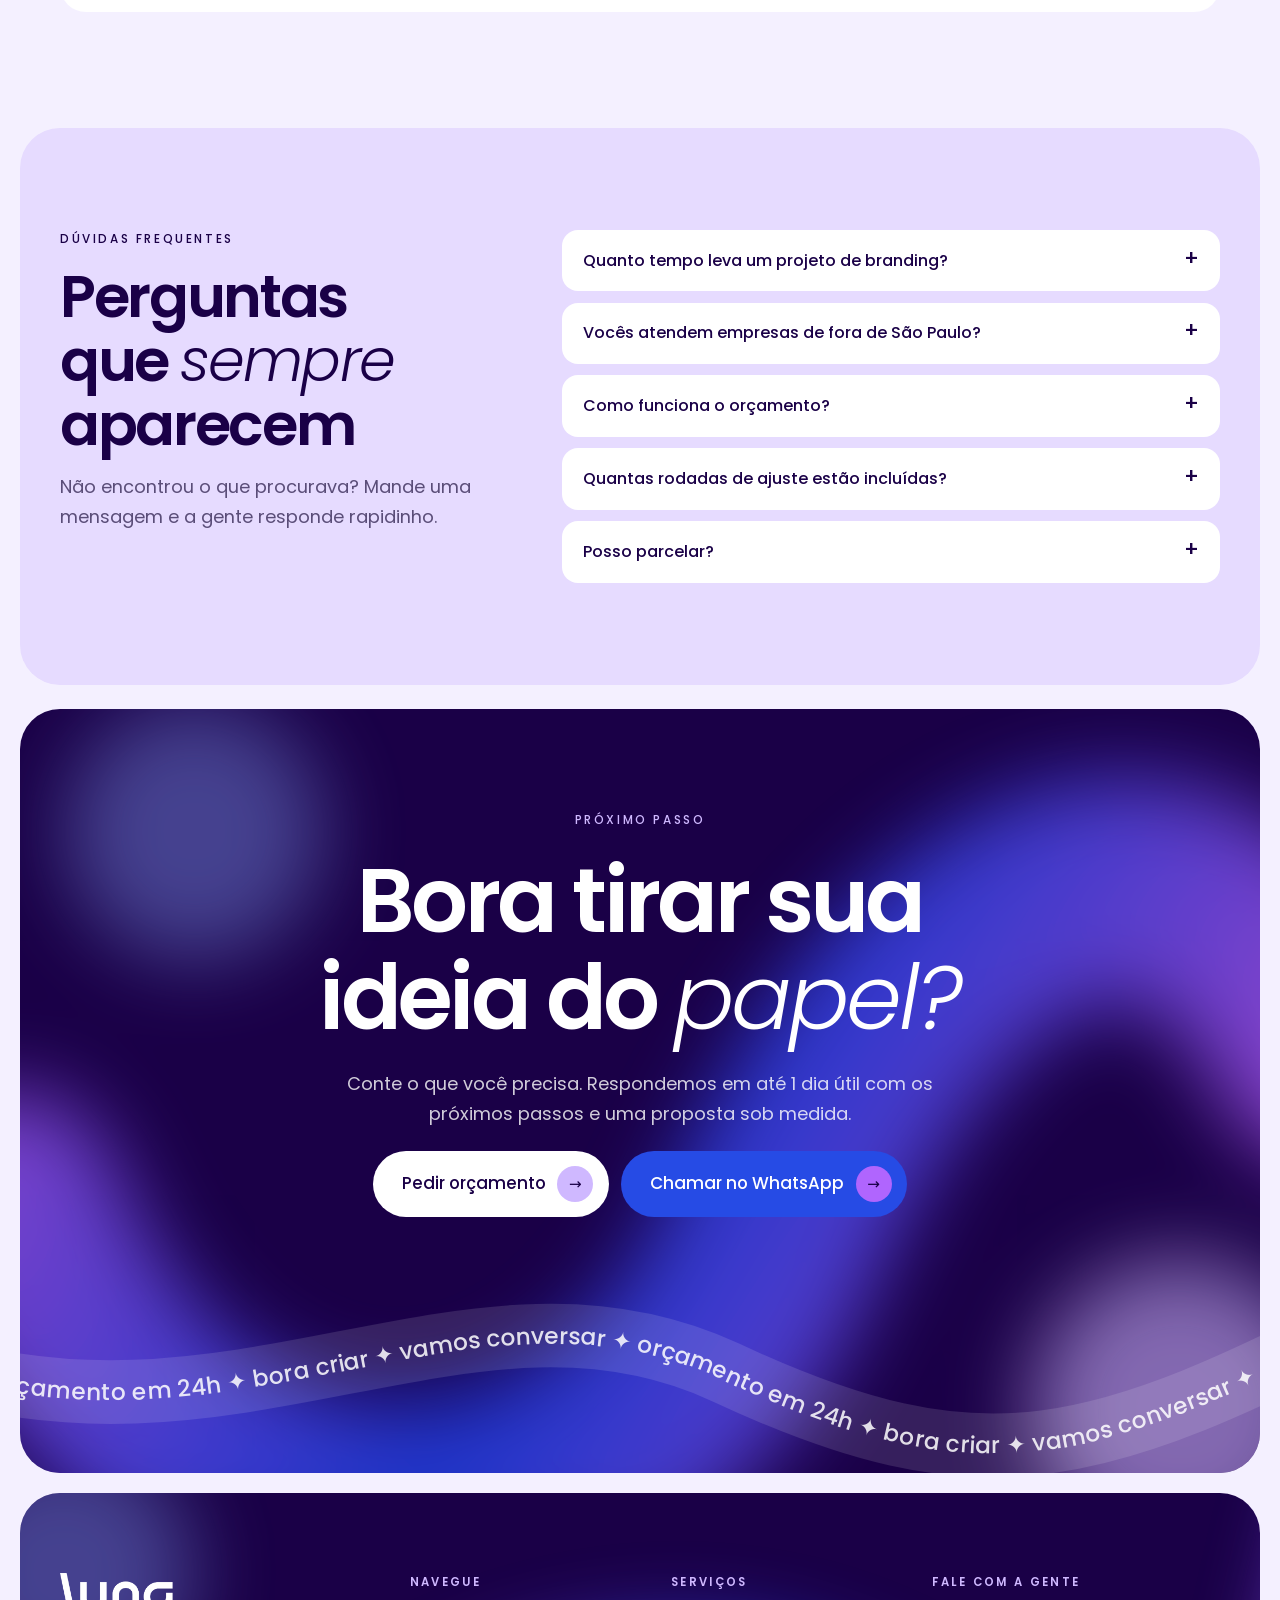
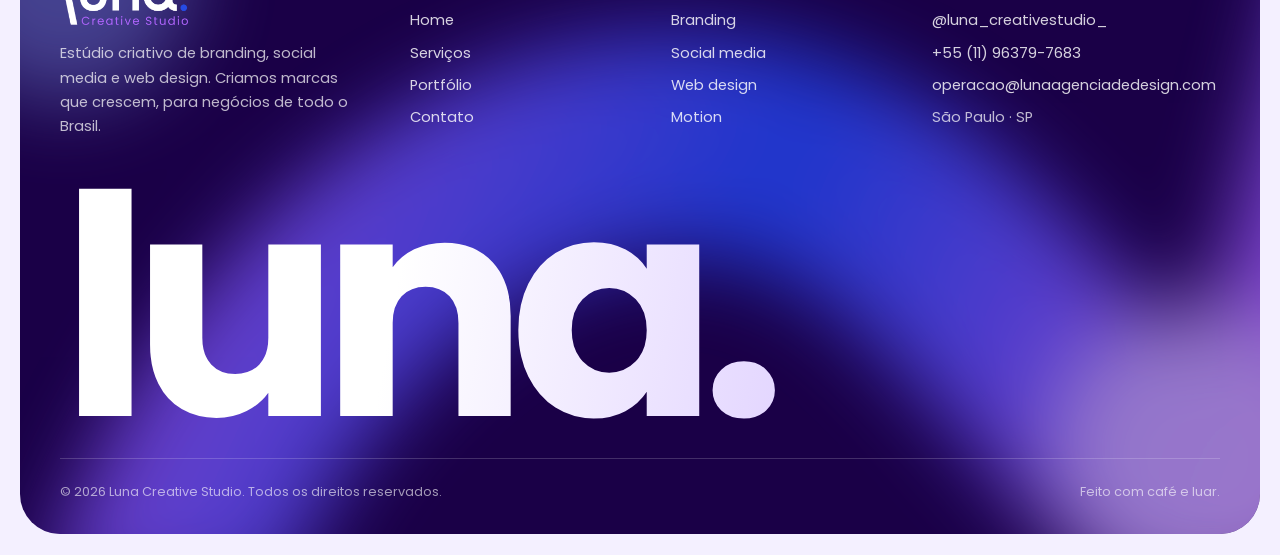
<file: servicos.html>
<!DOCTYPE html>
<html lang="pt-BR">
<head>
<meta charset="utf-8">
<meta name="viewport" content="width=device-width, initial-scale=1, viewport-fit=cover">
<title>Serviços · Luna Creative Studio</title>
<meta name="description" content="Branding, social media, web design, design gráfico, motion e consultoria de marca.">
<meta name="claude:viewport-fit-sides" content="cover">
<meta property="og:title" content="Serviços · Luna Creative Studio">
<meta property="og:description" content="Branding, social media, web design, design gráfico, motion e consultoria de marca.">
<meta property="og:image" content="assets/luna-3d.jpg">
<meta name="theme-color" content="#f4f0ff">
<link rel="icon" href="assets/favicon.svg" type="image/svg+xml">
<link rel="preconnect" href="https://fonts.googleapis.com">
<link rel="preconnect" href="https://fonts.gstatic.com" crossorigin>
<link rel="stylesheet" href="https://fonts.googleapis.com/css2?family=Poppins:ital,wght@0,300;0,400;0,500;0,600;0,700;1,300;1,400;1,500&display=swap">
<link rel="stylesheet" href="css/style.css">
</head>
<body>

<!-- ===== CABEÇALHO (igual em todas as páginas) ===== -->
<header class="site-header">
  <div class="wrap">
    <nav class="nav" aria-label="Menu principal">
      <a class="nav__logo" href="index.html"><img src="assets/logo-luna.png" alt="Luna Creative Studio" width="955" height="389"></a>
      <button class="nav__toggle" type="button" aria-label="Abrir menu" aria-expanded="false"><span></span></button>
      <ul class="nav__links">
        <li><a href="index.html">Home</a></li>
        <li><a href="servicos.html" aria-current="page">Serviços</a></li>
        <li><a href="portfolio.html">Portfólio</a></li>
        <li><a href="contato.html">Contato</a></li>
        <li class="nav__mobile-cta"><a href="contato.html">Pedir orçamento</a></li>
      </ul>
      <a class="btn nav__cta" href="contato.html">Pedir orçamento <span class="btn__arrow" aria-hidden="true">→</span></a>
    </nav>
  </div>
</header>

<main>
<section class="page-hero panel panel--white">
  <svg class="ribbon ribbon--page ribbon--bottom" viewBox="0 0 1440 260" preserveAspectRatio="xMidYMid slice" aria-hidden="true"><defs><linearGradient id="rg-page" x1="0" x2="1"><stop offset="0" stop-color="#cfb8ff"/><stop offset=".5" stop-color="#bfcaff"/><stop offset="1" stop-color="#d7c4ff"/></linearGradient><path id="rp-page" d="M-140 150 C 220 260, 480 20, 760 130 S 1220 260, 1580 90"/></defs><use href="#rp-page" class="ribbon__band" stroke="url(#rg-page)"/><text class="ribbon__text"><textPath href="#rp-page" startOffset="0" data-ribbon="1">branding   ✦   social media   ✦   web design   ✦   estratégia   ✦   motion   ✦   branding   ✦   social media   ✦   web design   ✦   estratégia   ✦   motion   ✦   branding   ✦   social media   ✦   web design   ✦   estratégia   ✦   motion   ✦   branding   ✦   social media   ✦   web design   ✦   estratégia   ✦   motion   ✦   branding   ✦   social media   ✦   web design   ✦   estratégia   ✦   motion   ✦   branding   ✦   social media   ✦   web design   ✦   estratégia   ✦   motion   ✦   branding   ✦   social media   ✦   web design   ✦   estratégia   ✦   motion   ✦   branding   ✦   social media   ✦   web design   ✦   estratégia   ✦   motion   ✦   branding   ✦   social media   ✦   web design   ✦   estratégia   ✦   motion   ✦   branding   ✦   social media   ✦   web design   ✦   estratégia   ✦   motion   ✦   branding   ✦   social media   ✦   web design   ✦   estratégia   ✦   motion   ✦   branding   ✦   social media   ✦   web design   ✦   estratégia   ✦   motion   ✦   branding   ✦   social media   ✦   web design   ✦   estratégia   ✦   motion   ✦   branding   ✦   social media   ✦   web design   ✦   estratégia   ✦   motion   ✦   </textPath></text></svg>
  <div class="wrap page-hero__inner">
    <span class="tag tag--outline">Serviços</span>
    <h1 class="page-hero__title">O que a <span class="pill-hl pill-hl--lav"><em>Luna</em></span> faz</h1>
    <p class="lead">Seis frentes de trabalho que podem ser contratadas separadas ou combinadas num pacote sob medida para o momento do seu negócio.</p>
  </div>
</section>

<section class="section" style="padding-top:1rem">
  <div class="wrap">
    <div class="service-list">
      <details class="service-item reveal" style="--d:0" id="branding" open>
        <summary>
          <span class="service-item__icon" style="background:var(--lav)" aria-hidden="true"><svg class="glass-icon" viewBox="0 0 100 100" aria-hidden="true"><defs><linearGradient id="g-shapes6" x1="0" y1="0" x2="1" y2="1"><stop offset="0" stop-color="#264be5"/><stop offset=".55" stop-color="#6a63ff"/><stop offset="1" stop-color="#9b3dff"/></linearGradient><linearGradient id="f-shapes6" x1="0" y1="0" x2="0" y2="1"><stop offset="0" stop-color="#c9d4ff" stop-opacity=".62"/><stop offset="1" stop-color="#dbe2ff" stop-opacity=".78"/></linearGradient><filter id="b-shapes6" x="-30%" y="-30%" width="160%" height="160%"><feGaussianBlur stdDeviation="6"/></filter><clipPath id="c-shapes6"><rect x="14" y="38" width="52" height="48" rx="15"/></clipPath></defs><g fill="url(#g-shapes6)"><circle cx="64" cy="36" r="24"/></g><g clip-path="url(#c-shapes6)"><g fill="url(#g-shapes6)" filter="url(#b-shapes6)" opacity=".9"><circle cx="64" cy="36" r="24"/></g></g><g fill="url(#f-shapes6)" stroke="#ffffff" stroke-opacity=".8" stroke-width="1.2"><rect x="14" y="38" width="52" height="48" rx="15"/></g></svg></span>
          <span class="service-item__name">Branding & identidade visual<small>Para quem está começando ou precisa se reposicionar.</small></span>
          <span class="service-item__toggle" aria-hidden="true">+</span>
        </summary>
        <div class="service-item__body">
          <p>Construímos a base da sua marca: o conceito, o logo e todo o sistema visual que deixa sua comunicação reconhecível em qualquer lugar, do cartão de visita ao outdoor.</p>
          <ul class="deliverables"><li>Pesquisa e conceito</li><li>Logo e variações</li><li>Paleta de cores</li><li>Tipografia</li><li>Padrões e grafismos</li><li>Manual da marca</li><li>Papelaria</li></ul>
        </div>
      </details>
      <details class="service-item reveal" style="--d:1" id="social">
        <summary>
          <span class="service-item__icon" style="background:var(--lav-2)" aria-hidden="true"><svg class="glass-icon" viewBox="0 0 100 100" aria-hidden="true"><defs><linearGradient id="g-chat7" x1="0" y1="0" x2="1" y2="1"><stop offset="0" stop-color="#264be5"/><stop offset=".55" stop-color="#6a63ff"/><stop offset="1" stop-color="#9b3dff"/></linearGradient><linearGradient id="f-chat7" x1="0" y1="0" x2="0" y2="1"><stop offset="0" stop-color="#c9d4ff" stop-opacity=".62"/><stop offset="1" stop-color="#dbe2ff" stop-opacity=".78"/></linearGradient><filter id="b-chat7" x="-30%" y="-30%" width="160%" height="160%"><feGaussianBlur stdDeviation="6"/></filter><clipPath id="c-chat7"><path d="M40 38h40a8 8 0 0 1 8 8v40L74 78H40a8 8 0 0 1-8-8V46a8 8 0 0 1 8-8z"/></clipPath></defs><g fill="url(#g-chat7)"><path d="M12 14h44a8 8 0 0 1 8 8v26a8 8 0 0 1-8 8H28L12 72z"/></g><g clip-path="url(#c-chat7)"><g fill="url(#g-chat7)" filter="url(#b-chat7)" opacity=".9"><path d="M12 14h44a8 8 0 0 1 8 8v26a8 8 0 0 1-8 8H28L12 72z"/></g></g><g fill="url(#f-chat7)" stroke="#ffffff" stroke-opacity=".8" stroke-width="1.2"><path d="M40 38h40a8 8 0 0 1 8 8v40L74 78H40a8 8 0 0 1-8-8V46a8 8 0 0 1 8-8z"/></g><g fill="#ffffff"><circle cx="50" cy="58" r="3.6"/><circle cx="60" cy="58" r="3.6"/><circle cx="70" cy="58" r="3.6"/></g></svg></span>
          <span class="service-item__name">Social media<small>Para manter o perfil ativo, bonito e com estratégia.</small></span>
          <span class="service-item__toggle" aria-hidden="true">+</span>
        </summary>
        <div class="service-item__body">
          <p>Planejamos e criamos o conteúdo das suas redes todo mês. Linha editorial, calendário, design dos posts e legendas pensadas para gerar conversa e vendas.</p>
          <ul class="deliverables"><li>Planejamento mensal</li><li>Posts e carrosséis</li><li>Stories</li><li>Capas de reels</li><li>Legendas</li><li>Destaques</li><li>Relatório mensal</li></ul>
        </div>
      </details>
      <details class="service-item reveal" style="--d:2" id="web">
        <summary>
          <span class="service-item__icon" style="background:var(--ice)" aria-hidden="true"><svg class="glass-icon" viewBox="0 0 100 100" aria-hidden="true"><defs><linearGradient id="g-windows8" x1="0" y1="0" x2="1" y2="1"><stop offset="0" stop-color="#264be5"/><stop offset=".55" stop-color="#6a63ff"/><stop offset="1" stop-color="#9b3dff"/></linearGradient><linearGradient id="f-windows8" x1="0" y1="0" x2="0" y2="1"><stop offset="0" stop-color="#c9d4ff" stop-opacity=".62"/><stop offset="1" stop-color="#dbe2ff" stop-opacity=".78"/></linearGradient><filter id="b-windows8" x="-30%" y="-30%" width="160%" height="160%"><feGaussianBlur stdDeviation="6"/></filter><clipPath id="c-windows8"><rect x="12" y="38" width="54" height="46" rx="9"/></clipPath></defs><g fill="url(#g-windows8)"><rect x="38" y="16" width="50" height="42" rx="9"/></g><g clip-path="url(#c-windows8)"><g fill="url(#g-windows8)" filter="url(#b-windows8)" opacity=".9"><rect x="38" y="16" width="50" height="42" rx="9"/></g></g><g fill="url(#f-windows8)" stroke="#ffffff" stroke-opacity=".8" stroke-width="1.2"><rect x="12" y="38" width="54" height="46" rx="9"/></g></svg></span>
          <span class="service-item__name">Web design<small>Para vender e ser encontrado na internet.</small></span>
          <span class="service-item__toggle" aria-hidden="true">+</span>
        </summary>
        <div class="service-item__body">
          <p>Criamos sites e landing pages com visual único, textos claros e carregamento rápido. Tudo funcionando bem no celular e pronto para aparecer no Google.</p>
          <ul class="deliverables"><li>Site institucional</li><li>Landing page</li><li>Loja virtual</li><li>Layout responsivo</li><li>SEO básico</li><li>Integração com WhatsApp</li></ul>
        </div>
      </details>
      <details class="service-item reveal" style="--d:0" id="grafico">
        <summary>
          <span class="service-item__icon" style="background:var(--ice)" aria-hidden="true"><svg class="glass-icon" viewBox="0 0 100 100" aria-hidden="true"><defs><linearGradient id="g-folder9" x1="0" y1="0" x2="1" y2="1"><stop offset="0" stop-color="#264be5"/><stop offset=".55" stop-color="#6a63ff"/><stop offset="1" stop-color="#9b3dff"/></linearGradient><linearGradient id="f-folder9" x1="0" y1="0" x2="0" y2="1"><stop offset="0" stop-color="#c9d4ff" stop-opacity=".62"/><stop offset="1" stop-color="#dbe2ff" stop-opacity=".78"/></linearGradient><filter id="b-folder9" x="-30%" y="-30%" width="160%" height="160%"><feGaussianBlur stdDeviation="6"/></filter><clipPath id="c-folder9"><rect x="12" y="34" width="62" height="50" rx="11"/></clipPath></defs><g fill="url(#g-folder9)"><path d="M32 14h20l7 8h21a6 6 0 0 1 6 6v28a6 6 0 0 1-6 6H32a6 6 0 0 1-6-6V20a6 6 0 0 1 6-6z"/></g><g clip-path="url(#c-folder9)"><g fill="url(#g-folder9)" filter="url(#b-folder9)" opacity=".9"><path d="M32 14h20l7 8h21a6 6 0 0 1 6 6v28a6 6 0 0 1-6 6H32a6 6 0 0 1-6-6V20a6 6 0 0 1 6-6z"/></g></g><g fill="url(#f-folder9)" stroke="#ffffff" stroke-opacity=".8" stroke-width="1.2"><rect x="12" y="34" width="62" height="50" rx="11"/></g></svg></span>
          <span class="service-item__name">Design gráfico & editorial<small>Para materiais impressos e digitais.</small></span>
          <span class="service-item__toggle" aria-hidden="true">+</span>
        </summary>
        <div class="service-item__body">
          <p>Peças que carregam a sua marca com consistência: apresentações comerciais, catálogos, cardápios, e-books, embalagens e materiais para eventos.</p>
          <ul class="deliverables"><li>Apresentações</li><li>Catálogos</li><li>Cardápios</li><li>E-books</li><li>Embalagens</li><li>Sinalização</li></ul>
        </div>
      </details>
      <details class="service-item reveal" style="--d:1" id="motion">
        <summary>
          <span class="service-item__icon" style="background:var(--lav-2)" aria-hidden="true"><svg class="glass-icon" viewBox="0 0 100 100" aria-hidden="true"><defs><linearGradient id="g-play10" x1="0" y1="0" x2="1" y2="1"><stop offset="0" stop-color="#264be5"/><stop offset=".55" stop-color="#6a63ff"/><stop offset="1" stop-color="#9b3dff"/></linearGradient><linearGradient id="f-play10" x1="0" y1="0" x2="0" y2="1"><stop offset="0" stop-color="#c9d4ff" stop-opacity=".62"/><stop offset="1" stop-color="#dbe2ff" stop-opacity=".78"/></linearGradient><filter id="b-play10" x="-30%" y="-30%" width="160%" height="160%"><feGaussianBlur stdDeviation="6"/></filter><clipPath id="c-play10"><path d="M30 21c0-5 5-8 9-5l45 30c4 3 4 9 0 12L39 86c-4 3-9 0-9-5z"/></clipPath></defs><g fill="url(#g-play10)"><path d="M12 30c0-5 5-7 8-4l17 20c2 2.5 2 5.5 0 8L20 74c-3 3-8 1-8-4z"/></g><g clip-path="url(#c-play10)"><g fill="url(#g-play10)" filter="url(#b-play10)" opacity=".9"><path d="M12 30c0-5 5-7 8-4l17 20c2 2.5 2 5.5 0 8L20 74c-3 3-8 1-8-4z"/></g></g><g fill="url(#f-play10)" stroke="#ffffff" stroke-opacity=".8" stroke-width="1.2"><path d="M30 21c0-5 5-8 9-5l45 30c4 3 4 9 0 12L39 86c-4 3-9 0-9-5z"/></g></svg></span>
          <span class="service-item__name">Motion & vídeo<small>Para dar movimento à sua marca.</small></span>
          <span class="service-item__toggle" aria-hidden="true">+</span>
        </summary>
        <div class="service-item__body">
          <p>Animações de logo, vinhetas, reels editados e vídeos curtos que prendem a atenção nos primeiros segundos.</p>
          <ul class="deliverables"><li>Animação de logo</li><li>Vinhetas</li><li>Edição de reels</li><li>Motion para anúncios</li><li>GIFs e stickers</li></ul>
        </div>
      </details>
      <details class="service-item reveal" style="--d:2" id="consultoria">
        <summary>
          <span class="service-item__icon" style="background:var(--ice)" aria-hidden="true"><svg class="glass-icon" viewBox="0 0 100 100" aria-hidden="true"><defs><linearGradient id="g-user11" x1="0" y1="0" x2="1" y2="1"><stop offset="0" stop-color="#264be5"/><stop offset=".55" stop-color="#6a63ff"/><stop offset="1" stop-color="#9b3dff"/></linearGradient><linearGradient id="f-user11" x1="0" y1="0" x2="0" y2="1"><stop offset="0" stop-color="#c9d4ff" stop-opacity=".62"/><stop offset="1" stop-color="#dbe2ff" stop-opacity=".78"/></linearGradient><filter id="b-user11" x="-30%" y="-30%" width="160%" height="160%"><feGaussianBlur stdDeviation="6"/></filter><clipPath id="c-user11"><circle cx="40" cy="40" r="15"/><path d="M12 88c0-16 12-28 28-28s28 12 28 28z"/></clipPath></defs><g fill="url(#g-user11)"><circle cx="62" cy="30" r="15"/><path d="M36 80c0-16 12-28 26-28s26 12 26 28z"/></g><g clip-path="url(#c-user11)"><g fill="url(#g-user11)" filter="url(#b-user11)" opacity=".9"><circle cx="62" cy="30" r="15"/><path d="M36 80c0-16 12-28 26-28s26 12 26 28z"/></g></g><g fill="url(#f-user11)" stroke="#ffffff" stroke-opacity=".8" stroke-width="1.2"><circle cx="40" cy="40" r="15"/><path d="M12 88c0-16 12-28 28-28s28 12 28 28z"/></g></svg></span>
          <span class="service-item__name">Consultoria de marca<small>Para quem quer clareza antes de investir.</small></span>
          <span class="service-item__toggle" aria-hidden="true">+</span>
        </summary>
        <div class="service-item__body">
          <p>Uma sessão estratégica para analisar sua marca atual, seus concorrentes e definir os próximos passos com prioridade e orçamento realistas.</p>
          <ul class="deliverables"><li>Diagnóstico de marca</li><li>Análise de concorrentes</li><li>Plano de ação</li><li>Sessão online de 2h</li></ul>
        </div>
      </details>
    </div>
  </div>
</section>

<section class="panel panel--lav">
  <div class="wrap faq">
    <div class="faq__intro reveal reveal--left">
      <span class="label">Dúvidas frequentes</span>
      <h2 class="title">Perguntas que <em>sempre</em> aparecem</h2>
      <p class="lead">Não encontrou o que procurava? Mande uma mensagem e a gente responde rapidinho.</p>
    </div>
    <div class="faq__list reveal reveal--right">
      <details><summary>Quanto tempo leva um projeto de branding?</summary><p>Em média de 4 a 6 semanas, do briefing à entrega do manual da marca. O prazo exato depende do escopo e das rodadas de ajuste.</p></details>
      <details><summary>Vocês atendem empresas de fora de São Paulo?</summary><p>Sim. Trabalhamos com clientes de todo o Brasil e do exterior. Reuniões, apresentações e aprovações acontecem online.</p></details>
      <details><summary>Como funciona o orçamento?</summary><p>Depois de uma conversa rápida sobre o seu projeto, enviamos uma proposta com escopo, prazos e valores. Sem compromisso.</p></details>
      <details><summary>Quantas rodadas de ajuste estão incluídas?</summary><p>Todos os projetos incluem duas rodadas de ajuste em cada etapa. Ajustes extras podem ser combinados à parte.</p></details>
      <details><summary>Posso parcelar?</summary><p>Sim. Normalmente dividimos em entrada e parcelas ao longo do projeto. Os detalhes ficam na proposta.</p></details>
    </div>
  </div>
</section>
<div style="height:clamp(1rem,2vw,1.5rem)"></div>

<!-- ===== CHAMADA FINAL ===== -->
<section class="panel panel--glow cta">
  <div class="stage__blob" aria-hidden="true"><svg viewBox="0 0 800 500" preserveAspectRatio="xMidYMid slice"><defs><linearGradient id="grad-cta" x1="0" x2="1" y1="0" y2="0.3"><stop offset="0" stop-color="#b065fe"/><stop offset=".55" stop-color="#264be5"/><stop offset="1" stop-color="#b065fe"/></linearGradient></defs><path d="M60 310 C 150 540, 390 520, 470 330 S 690 70, 770 230" fill="none" stroke="url(#grad-cta)" stroke-width="120" stroke-linecap="round"/><circle cx="160" cy="110" r="70" fill="#8fa6ff" opacity=".55"/><circle cx="690" cy="420" r="80" fill="#cfb8ff" opacity=".8"/></svg></div>
  <svg class="ribbon ribbon--cta ribbon--bottom" viewBox="0 0 1440 260" preserveAspectRatio="xMidYMid slice" aria-hidden="true"><defs><linearGradient id="rg-cta" x1="0" x2="1"><stop offset="0" stop-color="#cfb8ff"/><stop offset=".5" stop-color="#bfcaff"/><stop offset="1" stop-color="#d7c4ff"/></linearGradient><path id="rp-cta" d="M-140 120 C 240 260, 520 0, 820 140 S 1250 240, 1580 70"/></defs><use href="#rp-cta" class="ribbon__band" stroke="url(#rg-cta)"/><text class="ribbon__text"><textPath href="#rp-cta" startOffset="0" data-ribbon="0.8">vamos conversar   ✦   orçamento em 24h   ✦   bora criar   ✦   vamos conversar   ✦   orçamento em 24h   ✦   bora criar   ✦   vamos conversar   ✦   orçamento em 24h   ✦   bora criar   ✦   vamos conversar   ✦   orçamento em 24h   ✦   bora criar   ✦   vamos conversar   ✦   orçamento em 24h   ✦   bora criar   ✦   vamos conversar   ✦   orçamento em 24h   ✦   bora criar   ✦   vamos conversar   ✦   orçamento em 24h   ✦   bora criar   ✦   vamos conversar   ✦   orçamento em 24h   ✦   bora criar   ✦   vamos conversar   ✦   orçamento em 24h   ✦   bora criar   ✦   vamos conversar   ✦   orçamento em 24h   ✦   bora criar   ✦   vamos conversar   ✦   orçamento em 24h   ✦   bora criar   ✦   vamos conversar   ✦   orçamento em 24h   ✦   bora criar   ✦   vamos conversar   ✦   orçamento em 24h   ✦   bora criar   ✦   vamos conversar   ✦   orçamento em 24h   ✦   bora criar   ✦   </textPath></text></svg>
  <div class="wrap cta__inner reveal">
    <span class="label">Próximo passo</span>
    <h2 class="title">Bora tirar sua ideia do <em>papel?</em></h2>
    <p class="lead">Conte o que você precisa. Respondemos em até 1 dia útil com os próximos passos e uma proposta sob medida.</p>
    <div class="hero__actions">
      <a class="btn btn--light btn--big" href="contato.html">Pedir orçamento <span class="btn__arrow" aria-hidden="true">→</span></a>
      <a class="btn btn--big" style="background:var(--blue)" href="https://wa.me/5511963797683" target="_blank" rel="noopener">Chamar no WhatsApp <span class="btn__arrow" aria-hidden="true">→</span></a>
    </div>
  </div>
</section>

</main>

<!-- ===== RODAPÉ (igual em todas as páginas) ===== -->
<footer class="site-footer panel panel--glow">
  <div class="stage__blob stage__blob--b" aria-hidden="true"><svg viewBox="0 0 800 500" preserveAspectRatio="xMidYMid slice"><defs><linearGradient id="grad-foot" x1="0" x2="1" y1="0" y2="0.3"><stop offset="0" stop-color="#b065fe"/><stop offset=".55" stop-color="#264be5"/><stop offset="1" stop-color="#b065fe"/></linearGradient></defs><path d="M120 540 C 160 280, 400 120, 560 270 S 720 540, 820 90" fill="none" stroke="url(#grad-foot)" stroke-width="120" stroke-linecap="round"/><circle cx="90" cy="120" r="70" fill="#8fa6ff" opacity=".55"/><circle cx="700" cy="380" r="80" fill="#cfb8ff" opacity=".8"/></svg></div>
  <div class="wrap">
    <div class="footer__grid">
      <div class="footer__brand">
        <img src="assets/logo-luna-branco.png" alt="Luna Creative Studio" width="955" height="389" loading="lazy">
        <p>Estúdio criativo de branding, social media e web design. Criamos marcas que crescem, para negócios de todo o Brasil.</p>
      </div>
      <div>
        <p class="footer__title">Navegue</p>
        <ul class="footer__list">
          <li><a href="index.html">Home</a></li>
          <li><a href="servicos.html">Serviços</a></li>
          <li><a href="portfolio.html">Portfólio</a></li>
          <li><a href="contato.html">Contato</a></li>
        </ul>
      </div>
      <div>
        <p class="footer__title">Serviços</p>
        <ul class="footer__list">
          <li><a href="servicos.html#branding">Branding</a></li>
          <li><a href="servicos.html#social">Social media</a></li>
          <li><a href="servicos.html#web">Web design</a></li>
          <li><a href="servicos.html#motion">Motion</a></li>
        </ul>
      </div>
      <div>
        <p class="footer__title">Fale com a gente</p>
        <ul class="footer__list">
          <li><a href="https://instagram.com/luna_creativestudio_" target="_blank" rel="noopener">@luna_creativestudio_</a></li>
          <li><a href="https://wa.me/5511963797683" target="_blank" rel="noopener">+55 (11) 96379-7683</a></li>
          <li><a href="mailto:operacao@lunaagenciadedesign.com">operacao@lunaagenciadedesign.com</a></li>
          <li>São Paulo · SP</li>
        </ul>
      </div>
    </div>
    <p class="footer__big" aria-hidden="true">luna.</p>
    <div class="footer__bottom">
      <span>© <span data-year>2026</span> Luna Creative Studio. Todos os direitos reservados.</span>
      <span>Feito com café e luar.</span>
    </div>
  </div>
</footer>
<script src="js/main.js"></script>
</body>
</html>
</file>
<file: css/style.css>
/* =========================================================
   LUNA CREATIVE STUDIO — estilos do site (v3)
   Conceito: painéis lavanda arredondados, destaques em pílula,
   ícones de vidro fosco e o logo em 3D. Só as cores da Luna e só Poppins.
   ========================================================= */

:root {
  /* Cores da marca (do logo) */
  --ink: #1a0047;        /* roxo profundo */
  --lilac: #b065fe;      /* lilás */
  --blue: #264be5;       /* azul do ponto */
  /* Tons pastel de apoio */
  --sky: #f4f0ff;        /* fundo geral */
  --white: #ffffff;
  --lav: #e6dbff;        /* painel lavanda */
  --lav-2: #cfb8ff;
  --ice: #dbe5ff;        /* painel azul-gelo */
  --muted: #5a4d78;
  --line: rgba(26, 0, 71, 0.12);

  /* Fontes */
  --f-display: "Poppins", system-ui, -apple-system, "Segoe UI", sans-serif;
  --f-body: "Poppins", system-ui, -apple-system, "Segoe UI", sans-serif;

  --r-lg: 40px;
  --r-md: 26px;
  --r-sm: 16px;
  --shadow-soft: 0 24px 60px -24px rgba(38, 20, 120, 0.35);
  --ease: cubic-bezier(0.22, 1, 0.36, 1);
  color-scheme: light;
}

* { box-sizing: border-box; }
html { scroll-behavior: smooth; }
body {
  margin: 0;
  background: var(--sky);
  color: var(--ink);
  font-family: var(--f-body);
  font-size: 16px;
  line-height: 1.65;
  -webkit-font-smoothing: antialiased;
  overflow-x: hidden;
}
img { max-width: 100%; display: block; height: auto; }
a { color: inherit; }
h1, h2, h3, h4 { margin: 0; text-wrap: balance; font-weight: 500; }
p { margin: 0; }
[hidden] { display: none !important; }
:focus-visible { outline: 3px solid var(--blue); outline-offset: 3px; border-radius: 8px; }

.wrap {
  width: 100%;
  max-width: 1200px;
  margin-inline: auto;
  padding-left: max(20px, env(safe-area-inset-left, 0px));
  padding-right: max(20px, env(safe-area-inset-right, 0px));
}

/* ---------- Tipografia ---------- */
.label {
  font-size: 0.74rem;
  font-weight: 500;
  letter-spacing: 0.22em;
  text-transform: uppercase;
  color: var(--ink);
}
.title {
  font-family: var(--f-display);
  font-weight: 600;
  font-size: clamp(2.1rem, 4.6vw, 3.7rem);
  line-height: 1.08;
  letter-spacing: -0.04em;
}
.title em, .hero__title em, .page-hero__title em { font-style: italic; font-weight: 300; letter-spacing: -0.03em; }
.lead { font-size: clamp(1rem, 1.4vw, 1.12rem); color: var(--muted); max-width: 56ch; }
.center { text-align: center; margin-inline: auto; }

/* Destaque em pílula (como nas referências) */
.pill-hl {
  display: inline-block;
  padding: 0 0.28em 0.04em;
  border-radius: 999px;
  background: var(--lav-2);
  line-height: 1.05;
}
.pill-hl--lav { background: var(--lav-2); }
.pill-hl--ice { background: var(--ice); }
.tag {
  display: inline-block;
  font-family: var(--f-display);
  font-weight: 500;
  font-size: clamp(1rem, 1.7vw, 1.25rem);
  letter-spacing: -0.01em;
  padding: 0.4em 1.1em;
  border-radius: 999px;
  background: var(--lav-2);
  line-height: 1.2;
}

/* ---------- Botões ---------- */
.btn {
  display: inline-flex;
  align-items: center;
  gap: 0.7em;
  padding: 0.75em 0.8em 0.75em 1.5em;
  border: 0;
  border-radius: 999px;
  background: linear-gradient(110deg, var(--ink) 35%, #3a1fd0 55%, var(--ink) 75%) 100% 0 / 250% 100%;
  color: var(--white);
  font-family: var(--f-body);
  font-weight: 500;
  font-size: 0.95rem;
  text-decoration: none;
  cursor: pointer;
  white-space: nowrap;
  transition: transform 0.35s var(--ease), box-shadow 0.35s var(--ease), background-position 0.8s var(--ease);
}
.btn__arrow {
  width: 30px; height: 30px;
  border-radius: 50%;
  display: grid; place-items: center;
  background: var(--lilac);
  color: var(--ink);
  font-size: 0.95rem;
  transition: transform 0.35s var(--ease), background 0.2s;
}
.btn:hover { background-position: 0 0; transform: translateY(-3px); box-shadow: 0 14px 30px -12px rgba(38, 75, 229, 0.6); }
.btn:hover .btn__arrow { transform: rotate(-45deg); background: var(--blue); color: var(--white); }
.btn--light { background: var(--white) !important; color: var(--ink); box-shadow: 0 0 0 1.5px var(--ink) inset; }
.btn--light .btn__arrow { background: var(--lav-2); }
.btn--big { font-size: 1.05rem; padding: 0.9em 0.9em 0.9em 1.7em; }
.btn--big .btn__arrow { width: 36px; height: 36px; }

/* =========================================================
   CABEÇALHO
   ========================================================= */
.site-header {
  position: sticky;
  top: env(safe-area-inset-top, 0px);
  z-index: 60;
  padding-block: 14px;
}
.nav {
  display: flex;
  align-items: center;
  justify-content: space-between;
  gap: 1rem;
  background: rgba(255, 255, 255, 0.82);
  backdrop-filter: blur(14px) saturate(1.4);
  -webkit-backdrop-filter: blur(14px) saturate(1.4);
  border: 1px solid rgba(26, 0, 71, 0.08);
  border-radius: 999px;
  padding: 8px 8px 8px 24px;
  box-shadow: 0 10px 30px -18px rgba(26, 0, 71, 0.4);
}
.nav__logo img { height: 34px; width: auto; }
.nav__links { display: flex; align-items: center; gap: 0.2rem; list-style: none; margin: 0; padding: 0; }
.nav__links a {
  display: block;
  font-size: 0.74rem;
  font-weight: 500;
  letter-spacing: 0.16em;
  text-transform: uppercase;
  text-decoration: none;
  padding: 0.7em 1.05em;
  border-radius: 999px;
  transition: background 0.2s;
}
.nav__links a:hover { background: var(--lav); }
.nav__links a[aria-current="page"] { background: var(--lav-2); }
.nav__toggle {
  display: none;
  border: 0;
  background: var(--lav);
  border-radius: 50%;
  width: 46px; height: 46px;
  cursor: pointer;
  position: relative;
}
.nav__toggle span, .nav__toggle span::before, .nav__toggle span::after {
  position: absolute; left: 13px; right: 13px; height: 2px; background: var(--ink); content: ""; transition: transform 0.25s;
}
.nav__toggle span { top: 50%; }
.nav__toggle span::before { top: -6px; left: 0; right: 0; }
.nav__toggle span::after { top: 6px; left: 0; right: 0; }
.nav.is-open .nav__toggle span { background: transparent; }
.nav.is-open .nav__toggle span::before { transform: translateY(6px) rotate(45deg); }
.nav.is-open .nav__toggle span::after { transform: translateY(-6px) rotate(-45deg); }
.nav__mobile-cta { display: none; }
@media (max-width: 880px) {
  .nav { flex-wrap: wrap; border-radius: 28px; padding-left: 18px; }
  .nav__toggle { display: block; }
  .nav__cta { display: none; }
  .nav__links { display: none; width: 100%; flex-direction: column; align-items: stretch; padding: 0.3rem 0 0.5rem; }
  .nav.is-open .nav__links { display: flex; }
  .nav__links a { font-size: 0.95rem; padding: 0.85em 1em; }
  .nav__links .nav__mobile-cta { display: block; }
  .nav__mobile-cta a { background: var(--ink); color: var(--white); text-align: center; }
}

/* =========================================================
   FORMAS DECORATIVAS
   ========================================================= */
.shape { position: absolute; pointer-events: none; z-index: 0; }
.arch {
  width: 56px; height: 28px;
  border: 12px solid var(--ice);
  border-bottom: 0;
  border-radius: 56px 56px 0 0;
}
.arch--pink { border-color: var(--lav-2); }
.arch--lilac { border-color: var(--lav-2); }
.sparkle { width: 26px; animation: twinkle 3.5s ease-in-out infinite; }
@keyframes draw { from { stroke-dashoffset: 600; } to { stroke-dashoffset: 0; } }
@keyframes spin { to { transform: rotate(360deg); } }
@keyframes twinkle { 50% { transform: scale(0.55) rotate(45deg); opacity: 0.6; } }
@keyframes bob { 50% { transform: translateY(-12px); } }

/* Paralaxe: o JS atualiza --py em cada forma conforme a rolagem */
[data-parallax] { translate: 0 var(--py, 0px); }

/* Mancha de gradiente animada (usada nos painéis roxos) */
.stage__blob { position: absolute; inset: -10%; z-index: 0; filter: blur(42px) saturate(1.2); opacity: 0.85; pointer-events: none; }
.stage__blob svg { width: 100%; height: 100%; animation: sway 14s ease-in-out infinite alternate; }
@keyframes sway {
  0% { transform: rotate(-6deg) scale(1); }
  50% { transform: rotate(4deg) scale(1.08) translateX(3%); }
  100% { transform: rotate(10deg) scale(0.96) translateX(-3%); }
}
.stage__blob--b svg { animation-duration: 18s; animation-direction: alternate-reverse; }

/* =========================================================
   FAIXAS ONDULADAS COM TEXTO CORRENDO
   (o texto anda sozinho e acelera quando a pessoa rola a página)
   ========================================================= */
.ribbon { position: absolute; inset: 0; width: 100%; height: 100%; z-index: 0; pointer-events: none; overflow: visible; }
.ribbon__band { fill: none; stroke-width: 74; stroke-linecap: round; }
.ribbon__text {
  font-family: var(--f-body);
  font-size: 27px;
  font-weight: 500;
  letter-spacing: 0.01em;
  fill: var(--ink);
  dominant-baseline: central;
}
.ribbon--blue .ribbon__band { stroke: var(--blue); stroke-width: 60; }
.ribbon--blue .ribbon__text { fill: var(--white); font-size: 22px; }
.ribbon--cta .ribbon__band { stroke: rgba(255, 255, 255, 0.12); }
.ribbon--cta .ribbon__text { fill: rgba(255, 255, 255, 0.85); }
.ribbon--bottom { top: auto; bottom: 0; height: clamp(150px, 17vw, 250px); }
.page-hero { padding-bottom: clamp(170px, 19vw, 290px) !important; }
.hero.panel { padding-top: clamp(3.5rem, 5.5vw, 5rem); padding-bottom: clamp(200px, 19vw, 280px); }
.cta { padding-bottom: clamp(190px, 20vw, 300px) !important; }
.tcard--cta { text-decoration: none; justify-content: space-between; }
.tcard--cta .tcard__cap { font-size: clamp(1.5rem, 2.6vw, 2.2rem); font-weight: 600; letter-spacing: -0.04em; max-width: 16ch; }
.tcard__go { display: inline-flex; align-items: center; gap: 0.6rem; font-weight: 500; }
.tcard__go .btn__arrow { background: var(--white); }

/* =========================================================
   TOPO (HOME)
   ========================================================= */
.hero {
  position: relative;
  margin-top: 0.4rem;
  padding-top: clamp(4.5rem, 10vw, 8rem);
  padding-bottom: clamp(210px, 25vw, 360px);
  text-align: center;
}
.hero__inner { position: relative; z-index: 2; display: grid; justify-items: center; gap: 1.6rem; }
.hero__title {
  font-family: var(--f-display);
  font-weight: 600;
  font-size: clamp(2.6rem, 6vw, 5.3rem);
  line-height: 1.02;
  letter-spacing: -0.055em;
  max-width: 12ch;
}
.hero__title .word { display: inline-block; animation: rise 1s var(--ease) both; animation-delay: calc(var(--i) * 80ms); }
@keyframes rise { from { transform: translateY(40%) rotate(4deg); opacity: 0; } }
.grad-text em {
  background: linear-gradient(100deg, var(--blue), var(--lilac), var(--blue));
  background-size: 200% 100%;
  -webkit-background-clip: text;
  background-clip: text;
  color: transparent;
  animation: shimmer 6s ease-in-out infinite alternate;
  padding-right: 0.08em;
}
.grad-text { text-shadow: none; }
.hero .lead { max-width: 50ch; color: var(--muted); }
.hero__actions { display: flex; flex-wrap: wrap; justify-content: center; gap: 0.8rem; }
.tag--outline { background: var(--white) !important; box-shadow: 0 0 0 1.5px var(--ink) inset; }

/* =========================================================
   PÍLULAS COM PALAVRAS
   ========================================================= */
.section--tight { padding-block: clamp(2.5rem, 5vw, 4rem); }
.word-pills { display: flex; gap: clamp(0.4rem, 1vw, 0.8rem); }
.wpill {
  flex: 1 1 0;
  min-width: 0;
  height: clamp(84px, 13vw, 180px);
  border-radius: 999px;
  display: grid;
  place-items: center;
  position: relative;
  overflow: hidden;
  isolation: isolate;
  font-size: clamp(1.5rem, 4.6vw, 4rem);
  font-weight: 600;
  letter-spacing: -0.05em;
  transition: flex-grow 0.7s var(--ease), opacity 0.9s var(--ease), transform 0.9s var(--ease);
  cursor: default;
}
.wpill:hover { flex-grow: 1.6; }
.wpill--lav { background: var(--lav-2); }
.wpill--ink { background: var(--ink); color: var(--white); }
.wpill--ice { background: var(--ice); color: var(--blue); }
.wpill--glow { background: var(--ink); }
.wpill--glow .stage__blob { opacity: 0.95; filter: blur(22px) saturate(1.3); }
.wpill__icon { position: relative; z-index: 1; width: clamp(54px, 7vw, 96px); height: clamp(54px, 7vw, 96px); display: grid; place-items: center; background: rgba(255, 255, 255, 0.85); border-radius: 28%; padding: 12%; }
@media (max-width: 640px) {
  .word-pills { flex-wrap: wrap; }
  .wpill { flex-basis: calc(50% - 0.4rem); }
  .wpill:hover { flex-grow: 1; }
}

/* =========================================================
   FRASE DE IMPACTO
   ========================================================= */
.statement-section { padding-top: clamp(2rem, 5vw, 4rem); }
.statement { display: grid; gap: 1.8rem; }
.statement__text {
  font-weight: 500;
  font-size: clamp(1.7rem, 4.3vw, 3.6rem);
  line-height: 1.18;
  letter-spacing: -0.04em;
  max-width: 24ch;
}
.statement__text .w { color: #c8bde9; transition: color 0.5s var(--ease); }
.statement__text .w.on { color: var(--ink); }
.statement__text .w--accent.on { color: var(--blue); }
.statement__facts { list-style: none; margin: 0.5rem 0 0; padding: 0; display: flex; flex-wrap: wrap; gap: 0.8rem; }
.statement__facts li { display: flex; align-items: baseline; gap: 0.6rem; padding: 0.8rem 1.3rem; border-radius: 999px; background: var(--white); }
.statement__facts strong { font-size: 1.5rem; font-weight: 600; letter-spacing: -0.04em; }
.statement__facts span { font-size: 0.88rem; color: var(--muted); }
.brands-title { text-align: center; margin-top: clamp(4rem, 8vw, 6rem); }
.brands-title span { font-size: 0.72rem; font-weight: 600; letter-spacing: 0.2em; text-transform: uppercase; color: var(--muted); }
.brands-title + .logos { margin-top: 1.6rem; }

/* =========================================================
   DEPOIMENTOS — grade bento
   ========================================================= */
.tbento { display: grid; grid-template-columns: repeat(4, minmax(0, 1fr)); grid-auto-flow: dense; gap: 1rem; position: relative; z-index: 1; }
.tcard {
  margin: 0;
  border-radius: var(--r-md);
  padding: 1.5rem;
  display: flex; flex-direction: column; gap: 1.4rem;
  min-height: 240px;
  position: relative;
  overflow: hidden;
  isolation: isolate;
  transition: transform 0.5s var(--ease), box-shadow 0.4s var(--ease);
}
.tcard:hover { transform: translateY(-6px) rotate(-0.5deg); box-shadow: var(--shadow-soft); }
.tcard blockquote { margin: 0; font-size: 1.06rem; font-weight: 500; line-height: 1.45; letter-spacing: -0.015em; }
.tcard figcaption { margin-top: auto; display: flex; align-items: center; gap: 0.75rem; }
.tcard .avatar { width: 42px; height: 42px; background: var(--lav-2); color: var(--ink); font-size: 0.9rem; }
.tcard .quote__name { font-size: 0.9rem; font-weight: 600; display: block; line-height: 1.2; }
.tchip { display: inline-block; margin-top: 0.25rem; font-size: 0.7rem; font-weight: 600; padding: 0.2em 0.7em; border-radius: 999px; background: var(--lav-2); color: var(--ink); }
.tcard--ink { background: var(--ink); color: var(--white); }
.tcard--ink .tchip { background: var(--lilac); }
.tcard--lav { background: var(--lav-2); }
.tcard--lav .avatar, .tcard--lav .tchip { background: var(--white); }
.tcard--white { background: var(--white); }
.tcard--ice { background: var(--ice); }
.tcard--ice .tchip { background: var(--white); color: var(--blue); }
.tcard--wide { grid-column: span 2; }
.tcard--tall { grid-row: span 2; }
.tcard--glow { background: var(--ink); color: var(--white); justify-content: flex-end; }
.tcard--glow > *:not(.stage__blob) { position: relative; z-index: 1; }
.tcard__big { font-size: clamp(4rem, 9vw, 7rem); font-weight: 700; letter-spacing: -0.07em; line-height: 0.9; }
.tcard__cap { font-size: 0.95rem; line-height: 1.4; max-width: 26ch; }
.tcard--icon { background: var(--white); justify-content: space-between; }
.tcard--icon .glass-icon { width: 92px; height: 92px; }
@media (max-width: 960px) { .tbento { grid-template-columns: repeat(2, minmax(0, 1fr)); } }
@media (max-width: 560px) {
  .tbento { grid-template-columns: 1fr; }
  .tcard--wide, .tcard--tall { grid-column: auto; grid-row: auto; }
  .tcard { min-height: 0; }
}

/* =========================================================
   SEÇÕES E PAINÉIS
   ========================================================= */
.section { position: relative; padding-block: clamp(4.5rem, 9vw, 7.5rem); }
.panel {
  position: relative;
  margin-inline: clamp(8px, 1.6vw, 22px);
  border-radius: var(--r-lg);
  padding-block: clamp(4rem, 8vw, 6.5rem);
  isolation: isolate;
  overflow: hidden;
}
.panel--lav { background: var(--lav); }
.panel--ice { background: var(--ice); }
.panel--white { background: var(--white); }
.panel--ink { background: var(--ink); color: var(--white); }
.head { display: grid; gap: 1rem; justify-items: center; text-align: center; margin-bottom: clamp(2.5rem, 5vw, 4rem); position: relative; z-index: 1; }
.head--split { display: flex; flex-wrap: wrap; justify-content: space-between; align-items: flex-end; text-align: left; gap: 1.5rem 3rem; }
.head--split > div { display: grid; gap: 1rem; min-width: 0; }

/* Linha ondulada divisória */
.wave { display: block; width: min(100%, 980px); height: 40px; margin: 0 auto; overflow: visible; }
.wave path { stroke-dasharray: 2400; stroke-dashoffset: 0; }
.wave.is-drawing path { animation: drawWave 2.2s var(--ease) both; }
@keyframes drawWave { from { stroke-dashoffset: 2400; } to { stroke-dashoffset: 0; } }

/* ---------- "Escolha seu caminho" — cartões de serviço com inclinação 3D ---------- */
.paths { display: grid; grid-template-columns: repeat(3, 1fr); gap: 1.2rem; perspective: 1200px; }
.path-card {
  position: relative;
  display: flex; flex-direction: column; align-items: center; text-align: center; gap: 1rem;
  padding: 2.2rem 1.6rem 1.8rem;
  border-radius: var(--r-md);
  background: var(--white);
  text-decoration: none;
  transform-style: preserve-3d;
  transform: rotateX(var(--tx, 0deg)) rotateY(var(--ty, 0deg));
  transition: transform 0.5s var(--ease), box-shadow 0.4s var(--ease);
  min-width: 0;
}
.path-card:hover { box-shadow: var(--shadow-soft); }
.path-card--butter { background: var(--lav); }
.path-card--pink { background: var(--white); }
.path-card--ice { background: var(--ice); }
.path-card .icon-tile { transform: translateZ(50px); transition: transform 0.5s var(--ease); }
.path-card:hover .icon-tile { transform: translateZ(70px) scale(1.06) rotate(-4deg); }
.path-card--pink .icon-tile { background: var(--sky); }
.path-card h3 { font-family: var(--f-display); font-weight: 600; font-size: 1.6rem; line-height: 1.1; letter-spacing: -0.03em; transform: translateZ(30px); }
.path-card p { font-size: 0.92rem; color: var(--muted); transform: translateZ(18px); }
.path-card__more { margin-top: auto; font-size: 0.72rem; font-weight: 600; letter-spacing: 0.2em; text-transform: uppercase; transform: translateZ(24px); }
.path-card__more::after { content: " ↗"; display: inline-block; transition: transform 0.3s var(--ease); }
.path-card:hover .path-card__more::after { transform: translate(3px, -3px); }
@media (max-width: 900px) { .paths { grid-template-columns: 1fr; } }

/* ---------- Conheça a Luna (só texto) ---------- */
.about-text { display: grid; grid-template-columns: 1fr 1.25fr; gap: clamp(2rem, 6vw, 5rem); align-items: start; }
.about-text__title { display: grid; gap: 1.2rem; align-content: start; }
.about-text__title .title { font-size: clamp(2.4rem, 5.4vw, 4.4rem); }
.about-text__body { display: grid; gap: 1.2rem; }
.about-text__body p { color: rgba(255, 255, 255, 0.82); font-size: 1.05rem; max-width: 56ch; }
.about-facts { list-style: none; margin: 0.6rem 0; padding: 0; display: grid; grid-template-columns: repeat(3, 1fr); gap: 0.8rem; }
.about-facts li {
  display: grid; gap: 0.2rem;
  padding: 1rem 1.1rem;
  border-radius: var(--r-sm);
  background: rgba(255, 255, 255, 0.08);
  border: 1px solid rgba(255, 255, 255, 0.16);
  backdrop-filter: blur(10px);
  -webkit-backdrop-filter: blur(10px);
}
.about-facts strong { font-weight: 600; font-size: 1rem; }
.about-facts span { font-size: 0.82rem; color: rgba(255, 255, 255, 0.7); line-height: 1.35; }
@media (max-width: 860px) { .about-text { grid-template-columns: 1fr; } }
@media (max-width: 560px) { .about-facts { grid-template-columns: 1fr; } }

/* ---------- Marcas (faixa rolante) ---------- */
.logos { overflow: hidden; mask-image: linear-gradient(90deg, transparent, #000 10%, #000 90%, transparent); -webkit-mask-image: linear-gradient(90deg, transparent, #000 10%, #000 90%, transparent); }
.logos__track { display: flex; width: max-content; animation: marquee 34s linear infinite; }
.logos__group { display: flex; align-items: center; gap: clamp(2.5rem, 6vw, 5rem); padding-right: clamp(2.5rem, 6vw, 5rem); }
.logos__item { font-size: clamp(1.2rem, 2.2vw, 1.6rem); color: #6a5c8a; white-space: nowrap; opacity: 0.85; }
.logos:hover .logos__track { animation-play-state: paused; }
@keyframes marquee { to { transform: translateX(-50%); } }

/* =========================================================
   PORTFÓLIO — grade "bento"
   ========================================================= */
.bento { display: grid; grid-template-columns: repeat(4, 1fr); grid-auto-rows: 210px; gap: 1rem; }
.bento__tile {
  position: relative;
  border-radius: var(--r-md);
  overflow: hidden;
  text-decoration: none;
  display: block;
  min-width: 0;
  transition: transform 0.5s var(--ease), box-shadow 0.4s var(--ease);
}
.bento__tile:hover { transform: translateY(-6px); box-shadow: var(--shadow-soft); }
.bento__tile--big { grid-column: span 2; grid-row: span 2; }
.bento__tile--wide { grid-column: span 2; }
.bento__tile--tall { grid-row: span 2; }
.bento__info {
  position: absolute; left: 12px; right: 12px; bottom: 12px;
  z-index: 2;
  display: flex; align-items: center; justify-content: space-between; gap: 0.6rem;
  background: rgba(255, 255, 255, 0.92);
  backdrop-filter: blur(8px);
  border-radius: 14px;
  padding: 0.6rem 0.6rem 0.6rem 0.95rem;
}
.bento__info strong { display: block; font-size: 0.95rem; line-height: 1.2; }
.bento__info span { font-size: 0.75rem; color: var(--muted); }
.bento__go { width: 32px; height: 32px; border-radius: 50%; background: var(--ink); color: var(--white); display: grid; place-items: center; flex: none; transition: transform 0.35s var(--ease); }
.bento__tile:hover .bento__go { transform: rotate(-45deg); background: var(--blue); }
.bento__tile .mock { transition: transform 0.7s var(--ease); }
.bento__tile:hover .mock { transform: scale(1.06); }
@media (max-width: 960px) { .bento { grid-template-columns: repeat(2, 1fr); grid-auto-rows: 190px; } }
@media (max-width: 560px) {
  .bento { grid-template-columns: 1fr; grid-auto-rows: 240px; }
  .bento__tile--big, .bento__tile--wide, .bento__tile--tall { grid-column: auto; grid-row: auto; }
}

/* Capas ilustrativas (troque por fotos reais depois) */
.mock { position: absolute; inset: 0; display: grid; place-items: center; overflow: hidden; }
.mock__word { position: relative; z-index: 1; line-height: 0.95; text-align: center; padding-bottom: 2.6rem; }
.mock--aurora { background: var(--ice); }
.mock--aurora .mock__word { font-family: var(--f-display); font-style: italic; font-size: clamp(3rem, 7vw, 5.4rem); }
.mock--aurora::before { content: ""; position: absolute; width: 44%; aspect-ratio: 1; border-radius: 50%; background: var(--lilac); top: 54%; }
.mock--mare { background: var(--blue); }
.mock--mare .mock__word { font-family: var(--f-display); font-weight: 600; font-size: clamp(2.4rem, 5vw, 3.6rem); color: var(--white); }
.mock--mare::before { content: ""; position: absolute; left: -10%; right: -10%; bottom: -40%; height: 80%; border-radius: 50%; border-top: 14px solid rgba(255, 255, 255, 0.25); }
.mock--bloom { background: var(--lav-2); }
.mock--bloom .mock__word { font-family: var(--f-body); font-weight: 600; font-size: clamp(2.4rem, 5vw, 3.4rem); letter-spacing: -0.05em; }
.mock--bloom::before { content: ""; position: absolute; width: 90px; aspect-ratio: 1; background: var(--lilac); border-radius: 50% 50% 0 50%; top: 12%; right: 14%; transform: rotate(20deg); }
.mock--nomade { background: var(--ink); }
.mock--nomade .mock__word { font-family: var(--f-body); font-weight: 500; font-size: clamp(1.3rem, 2.6vw, 1.8rem); letter-spacing: 0.3em; text-transform: uppercase; color: var(--ice); }
.mock--nomade::before { content: ""; position: absolute; inset: 14% 18% 30%; border: 1.5px dashed var(--lilac); border-radius: 50%; }
.mock--vertice { background: var(--white); }
.mock--vertice .mock__word { font-family: var(--f-body); font-weight: 300; font-size: clamp(1.3rem, 2.6vw, 1.8rem); letter-spacing: 0.32em; text-transform: uppercase; }
.mock--vertice::before { content: ""; position: absolute; border-left: 46px solid transparent; border-right: 46px solid transparent; border-bottom: 72px solid var(--blue); top: 14%; }
.mock--pulso { background: var(--lilac); }
.mock--pulso .mock__word { font-family: var(--f-display); font-style: italic; font-weight: 700; font-size: clamp(2.4rem, 5vw, 3.6rem); }
.mock--jabuticaba { background: #2b0a3d; }
.mock--jabuticaba .mock__word { font-family: var(--f-display); font-size: clamp(1.6rem, 3vw, 2.3rem); color: var(--lav); }
.mock--jabuticaba::before { content: ""; position: absolute; width: 46px; aspect-ratio: 1; border-radius: 50%; background: var(--lilac); top: 14%; left: 30%; box-shadow: 52px 12px 0 -6px var(--blue), 22px 44px 0 -10px var(--lav); }
.mock--orbe { background: var(--ice); }
.mock--orbe .mock__word { font-family: var(--f-body); font-weight: 600; font-size: clamp(2.2rem, 4.4vw, 3.2rem); color: var(--blue); letter-spacing: -0.03em; }
.mock--orbe::before { content: ""; position: absolute; width: 150px; aspect-ratio: 1; border-radius: 50%; border: 2px solid var(--blue); top: 50%; transform: translateY(-62%); }
.mock--ninho { background: var(--ice); }
.mock--ninho .mock__word { font-family: var(--f-display); font-weight: 700; font-size: clamp(2.4rem, 5vw, 3.6rem); color: var(--blue); }

/* Filtros do portfólio */
.filters { display: flex; flex-wrap: wrap; justify-content: center; gap: 0.5rem; margin-bottom: 2.4rem; }
.filter {
  font-family: var(--f-body);
  font-size: 0.78rem;
  font-weight: 500;
  letter-spacing: 0.14em;
  text-transform: uppercase;
  padding: 0.75em 1.3em;
  border: 0;
  border-radius: 999px;
  background: var(--white);
  color: var(--ink);
  cursor: pointer;
  transition: background 0.2s, transform 0.3s var(--ease);
}
.filter:hover { background: var(--lav); transform: translateY(-2px); }
.filter[aria-pressed="true"] { background: var(--ink); color: var(--white); }
.grid-projects { display: grid; grid-template-columns: repeat(3, 1fr); gap: 1.2rem; }
.grid-projects .bento__tile { aspect-ratio: 4 / 4.2; max-width: 100%; }
.grid-projects .bento__tile.is-entering { animation: pop 0.5s var(--ease) both; }
@keyframes pop { from { transform: scale(0.92); opacity: 0; } }
@media (max-width: 960px) { .grid-projects { grid-template-columns: repeat(2, 1fr); } }
@media (max-width: 560px) { .grid-projects { grid-template-columns: 1fr; } }

/* =========================================================
   PROCESSO — cartões que se empilham na rolagem
   ========================================================= */
.stack { display: grid; gap: 1.4rem; position: relative; z-index: 1; }
.stack-card {
  position: sticky;
  top: calc(110px + var(--i) * 22px);
  display: grid;
  grid-template-columns: 1fr 1fr;
  gap: 2rem;
  align-items: center;
  padding: clamp(1.6rem, 4vw, 2.8rem);
  border-radius: var(--r-md);
  background: var(--white);
  box-shadow: 0 -10px 40px -24px rgba(26, 0, 71, 0.4);
  min-height: 300px;
  transform-origin: 50% 0;
  transform: scale(var(--s, 1));
}
.stack-card:nth-child(2) { background: #f6f1ff; }
.stack-card:nth-child(3) { background: #eef2ff; }
.stack-card:nth-child(4) { background: var(--ink); color: var(--white); }
.stack-card:nth-child(4) p { color: rgba(255, 255, 255, 0.75); }
.stack-card__text { display: grid; gap: 0.9rem; min-width: 0; }
.stack-card__step { font-size: 0.72rem; font-weight: 600; letter-spacing: 0.2em; text-transform: uppercase; color: var(--lilac); }
.stack-card h3 { font-family: var(--f-display); font-weight: 600; font-size: clamp(1.8rem, 3.4vw, 2.6rem); letter-spacing: -0.04em; line-height: 1; }
.stack-card p { color: var(--muted); max-width: 46ch; }
.stack-card__ui { display: grid; gap: 0.8rem; justify-items: stretch; min-width: 0; }
.ui-box { background: var(--sky); border-radius: var(--r-sm); padding: 1rem 1.2rem; display: flex; align-items: center; justify-content: space-between; gap: 1rem; font-size: 0.88rem; }
.ui-box b { font-weight: 600; }
.ui-check { width: 22px; height: 22px; border-radius: 50%; background: var(--blue); color: var(--white); display: grid; place-items: center; font-size: 0.7rem; flex: none; }
.ui-bars { display: flex; align-items: flex-end; gap: 8px; height: 90px; }
.ui-bars i { flex: 1; border-radius: 8px 8px 4px 4px; background: var(--lav-2); }
.ui-bars i:nth-child(3n) { background: var(--blue); }
.ui-swatches { display: flex; gap: 10px; }
.ui-swatches i { flex: 1; aspect-ratio: 1; border-radius: 50%; max-width: 64px; }
.ui-ring { width: 150px; aspect-ratio: 1; justify-self: center; position: relative; display: grid; place-items: center; }
.ui-ring svg { position: absolute; inset: 0; transform: rotate(-90deg); }
.ui-ring strong { font-family: var(--f-display); font-size: 2.2rem; font-weight: 500; }
@media (max-width: 760px) {
  .stack-card { grid-template-columns: 1fr; top: calc(90px + var(--i) * 14px); min-height: 0; }
}

/* =========================================================
   DEPOIMENTOS — carrossel com rolagem lateral
   ========================================================= */
.quotes {
  display: grid;
  grid-auto-flow: column;
  grid-auto-columns: min(380px, 84%);
  gap: 1.2rem;
  overflow-x: auto;
  scroll-snap-type: x mandatory;
  padding: 0.5rem 0.2rem 1.5rem;
  scrollbar-width: none;
  position: relative; z-index: 1;
}
.quotes::-webkit-scrollbar { display: none; }
.quote {
  scroll-snap-align: start;
  margin: 0;
  background: var(--white);
  border-radius: var(--r-md);
  padding: 1.6rem;
  display: flex; flex-direction: column; gap: 1.4rem;
  transition: transform 0.4s var(--ease);
}
.quote:hover { transform: translateY(-6px) rotate(-0.6deg); }
.quote blockquote { margin: 0; font-size: 1rem; line-height: 1.6; }
.quote__stars { color: var(--blue); letter-spacing: 0.15em; font-size: 0.9rem; }
.quote figcaption { margin-top: auto; display: flex; align-items: center; gap: 0.8rem; }
.avatar { width: 46px; height: 46px; border-radius: 50%; display: grid; place-items: center; font-weight: 600; flex: none; }
.quote__name { font-weight: 600; font-size: 0.92rem; line-height: 1.2; display: block; }
.quote__role { font-size: 0.8rem; color: var(--muted); }
.carousel-nav { display: flex; justify-content: center; gap: 0.6rem; position: relative; z-index: 1; }
.carousel-nav button {
  width: 46px; height: 46px; border-radius: 50%; border: 0;
  background: var(--lav-2); color: var(--ink); font-size: 1.1rem; cursor: pointer;
  transition: transform 0.3s var(--ease), background 0.2s;
}
.carousel-nav button:hover { transform: scale(1.1); background: var(--lav-2); }

/* =========================================================
   PAINEL COM GRADIENTE ANIMADO (usado no "Conheça a Luna",
   no topo das páginas internas, na fase 4 e na chamada final)
   ========================================================= */
.panel--glow { background: var(--ink); color: var(--white); }
.panel--glow .stage__blob { opacity: 0.72; }
.panel--glow > .wrap { position: relative; z-index: 2; }
.panel--glow .lead { color: rgba(255, 255, 255, 0.8); }
.panel--glow .label { color: var(--lav-2); }
.panel--glow .pill-hl { color: var(--ink); }
.panel--glow .tag { background: rgba(255, 255, 255, 0.12); color: var(--white); border: 1px solid rgba(255, 255, 255, 0.22); backdrop-filter: blur(8px); -webkit-backdrop-filter: blur(8px); }
.panel--glow .logos__item { color: rgba(255, 255, 255, 0.75); }
.panel--glow .logos { margin-top: clamp(3rem, 6vw, 4.5rem); }
.brands-title { text-align: center; margin-top: clamp(3.5rem, 7vw, 5rem); position: relative; z-index: 2; }
.brands-title span { font-size: 0.72rem; font-weight: 600; letter-spacing: 0.2em; text-transform: uppercase; color: var(--lav-2); }
.brands-title + .logos { margin-top: 1.4rem; }
.stack-card--glow { overflow: hidden; }
.stack-card--glow .stage__blob { opacity: 0.55; }
.stack-card--glow > *:not(.stage__blob) { position: relative; z-index: 1; }

/* =========================================================
   CTA FINAL
   ========================================================= */
.cta { text-align: center; }
.cta__inner { position: relative; z-index: 2; display: grid; justify-items: center; gap: 1.4rem; }
.cta .title { font-size: clamp(2.6rem, 7vw, 5.6rem); max-width: 14ch; }
.cta .lead { text-align: center; }
.cta .btn--light { box-shadow: none; }
.cta .cta .sparkle { bottom: 18%; right: 12%; }

/* =========================================================
   RODAPÉ
   ========================================================= */
.site-footer { padding-top: clamp(3.5rem, 7vw, 5rem); padding-bottom: 2rem; margin-block: clamp(8px, 1.6vw, 22px); }
.site-footer > .wrap { position: relative; z-index: 2; }
.footer__grid { display: grid; grid-template-columns: 1.4fr 1fr 1fr 1.3fr; gap: 2.5rem; }
.footer__brand img { height: 52px; width: auto; }
.footer__brand p { margin-top: 1rem; color: rgba(255, 255, 255, 0.72); font-size: 0.92rem; max-width: 34ch; }
.footer__title { font-size: 0.72rem; font-weight: 600; letter-spacing: 0.2em; text-transform: uppercase; margin-bottom: 1rem; color: var(--lav-2); }
.footer__list { list-style: none; margin: 0; padding: 0; display: grid; gap: 0.5rem; font-size: 0.92rem; }
.footer__list { color: rgba(255, 255, 255, 0.72); }
.footer__list a { text-decoration: none; color: rgba(255, 255, 255, 0.82); overflow-wrap: anywhere; transition: color 0.2s; }
.footer__list a:hover { color: var(--white); }
.footer__big {
  font-family: var(--f-display);
  font-weight: 700;
  font-size: clamp(5rem, 24vw, 21rem);
  letter-spacing: -0.06em;
  line-height: 0.8;
  margin-top: 3rem;
  white-space: nowrap;
  user-select: none;
  background: linear-gradient(100deg, #ffffff 15%, var(--lav-2) 45%, #8fa6ff 70%, #ffffff 95%);
  background-size: 200% 100%;
  -webkit-background-clip: text;
  background-clip: text;
  color: transparent;
  animation: shimmer 10s ease-in-out infinite alternate;
}
@keyframes shimmer { to { background-position: 100% 0; } }
.footer__bottom { display: flex; flex-wrap: wrap; justify-content: space-between; gap: 1rem; margin-top: 1.6rem; padding-top: 1.4rem; border-top: 1px solid rgba(255, 255, 255, 0.18); font-size: 0.8rem; color: rgba(255, 255, 255, 0.6); }
@media (max-width: 900px) { .footer__grid { grid-template-columns: 1fr 1fr; } }
@media (max-width: 520px) { .footer__grid { grid-template-columns: 1fr; } }

/* =========================================================
   PÁGINAS INTERNAS — topo
   ========================================================= */
.page-hero { position: relative; text-align: center; padding-top: clamp(3.5rem, 8vw, 6rem); padding-bottom: clamp(3.5rem, 7vw, 5.5rem); isolation: isolate; margin-top: 0.4rem; }
.page-hero__inner { display: grid; justify-items: center; gap: 1.2rem; position: relative; z-index: 2; }
.page-hero__title { font-family: var(--f-display); font-weight: 600; font-size: clamp(2.6rem, 7.6vw, 6rem); letter-spacing: -0.055em; line-height: 1.02; }
.page-hero .lead { text-align: center; }
.page-hero .page-hero .arch { bottom: 14%; right: 12%; }
.page-hero .sparkle { top: 18%; right: 18%; }
.page-hero @media (max-width: 760px) { .page-hero .arch { display: none; } }

/* =========================================================
   SERVIÇOS — lista que abre
   ========================================================= */
.service-list { display: grid; gap: 1rem; position: relative; z-index: 1; }
.service-item { background: var(--white); border-radius: var(--r-md); transition: box-shadow 0.4s var(--ease); }
.service-item[open] { box-shadow: var(--shadow-soft); }
.service-item summary {
  list-style: none; cursor: pointer;
  display: grid; grid-template-columns: auto 1fr auto; align-items: center; gap: 1.4rem;
  padding: 1.4rem 1.6rem;
}
.service-item summary::-webkit-details-marker { display: none; }
.service-item__icon { width: 64px; height: 64px; border-radius: 20px; background: var(--sky); display: grid; place-items: center; flex: none; transition: transform 0.5s var(--ease); }
.service-item:hover .service-item__icon { transform: rotate(-8deg) scale(1.06); }
.service-item__icon svg { width: 40px; height: 40px; }
.service-item__name { font-family: var(--f-display); font-weight: 600; font-size: clamp(1.35rem, 3vw, 2.1rem); letter-spacing: -0.04em; line-height: 1.05; min-width: 0; }
.service-item__name small { display: block; font-family: var(--f-body); font-size: 0.9rem; letter-spacing: 0; color: var(--muted); margin-top: 0.35rem; line-height: 1.4; }
.service-item__toggle { width: 46px; height: 46px; border-radius: 50%; background: var(--lav); display: grid; place-items: center; font-size: 1.4rem; transition: transform 0.4s var(--ease), background 0.2s; flex: none; }
.service-item[open] .service-item__toggle { transform: rotate(45deg); background: var(--ink); color: var(--white); }
.service-item__body { display: grid; grid-template-columns: 1fr 1fr; gap: 2rem; padding: 0 1.6rem 1.8rem calc(64px + 3rem); animation: rise 0.5s var(--ease); }
.service-item__body p { color: var(--muted); }
.deliverables { display: flex; flex-wrap: wrap; gap: 0.5rem; align-content: start; list-style: none; margin: 0; padding: 0; }
.deliverables li { font-size: 0.84rem; padding: 0.45em 1em; border-radius: 999px; background: var(--sky); }
@media (max-width: 760px) {
  .service-item summary { grid-template-columns: 1fr auto; padding: 1.2rem; }
  .service-item__icon { display: none; }
  .service-item__body { grid-template-columns: 1fr; padding: 0 1.2rem 1.4rem; }
}

/* FAQ */
.faq { display: grid; grid-template-columns: 1fr 1.5fr; gap: clamp(2rem, 5vw, 4rem); position: relative; z-index: 1; }
.faq__intro { display: grid; gap: 1rem; align-content: start; }
.faq__list { display: grid; gap: 0.7rem; }
.faq details { border-radius: var(--r-sm); background: var(--white); }
.faq summary { cursor: pointer; list-style: none; padding: 1.1rem 1.3rem; font-weight: 500; display: flex; justify-content: space-between; gap: 1rem; }
.faq summary::-webkit-details-marker { display: none; }
.faq summary::after { content: "+"; font-size: 1.3rem; line-height: 1; transition: transform 0.3s var(--ease); }
.faq details[open] summary::after { transform: rotate(45deg); }
.faq details p { padding: 0 1.3rem 1.2rem; color: var(--muted); }
@media (max-width: 860px) { .faq { grid-template-columns: 1fr; } }

/* =========================================================
   ÍCONES DE VIDRO FOSCO
   ========================================================= */
.glass-icon { display: block; width: 100%; height: 100%; overflow: visible; }
.icon-tile {
  width: 112px; height: 112px;
  border-radius: 32px;
  background: var(--white);
  display: grid; place-items: center;
  box-shadow: 0 18px 40px -22px rgba(38, 75, 229, 0.45);
}
.icon-tile .glass-icon { width: 70%; height: 70%; }
.float-card__icon { background: var(--sky); padding: 5px; }
.service-item__icon .glass-icon { width: 42px; height: 42px; }

/* =========================================================
   CONTATO — 1) formulário em cima  2) contato direto embaixo
   ========================================================= */
.form-section { padding-top: clamp(2.5rem, 5vw, 4rem); }
.form-card {
  max-width: 820px;
  margin-inline: auto;
  background: var(--white);
  border-radius: var(--r-lg);
  box-shadow: var(--shadow-soft);
  padding: clamp(1.6rem, 5vw, 3.4rem);
  display: grid;
  gap: 2.2rem;
  position: relative;
  z-index: 1;
}
.form-card__head { display: grid; gap: 0.5rem; }
.form-card__head h2 { font-weight: 600; font-size: clamp(1.7rem, 3.4vw, 2.4rem); letter-spacing: -0.04em; line-height: 1.1; }
.form-card__head p { color: var(--muted); font-size: 0.95rem; }
.form-step { display: grid; grid-template-columns: auto minmax(0, 1fr); gap: 1.2rem; padding-top: 2rem; border-top: 1px solid var(--line); }
.form-step__num {
  width: 38px; height: 38px; border-radius: 50%;
  display: grid; place-items: center;
  background: var(--lav); color: var(--ink);
  font-weight: 600; font-size: 0.95rem;
}
.form-step__body { display: grid; gap: 1.6rem; min-width: 0; }
.form-step__body h3 { font-weight: 600; font-size: 1.15rem; letter-spacing: -0.02em; line-height: 38px; }
.form-clean__grid { display: grid; grid-template-columns: 1fr 1fr; gap: 1.8rem 2.2rem; }
.line-field--full { grid-column: 1 / -1; }
.line-field { display: grid; gap: 0.35rem; min-width: 0; }
.line-field > label, .line-field > legend { font-size: 0.72rem; font-weight: 600; letter-spacing: 0.16em; text-transform: uppercase; color: var(--muted); padding: 0; }
.line-field input, .line-field textarea, .line-field select {
  width: 100%;
  font: inherit;
  font-size: 1.05rem;
  color: var(--ink);
  background: transparent;
  border: 0;
  border-bottom: 1.5px solid var(--lav-2);
  border-radius: 0;
  padding: 0.55em 0;
  transition: border-color 0.25s;
}
.line-field select { appearance: none; -webkit-appearance: none; cursor: pointer; background: linear-gradient(45deg, transparent 50%, var(--ink) 50%) right 6px center / 6px 6px no-repeat, linear-gradient(-45deg, transparent 50%, var(--ink) 50%) right 0 center / 6px 6px no-repeat; padding-right: 1.6rem; }
.line-field textarea { resize: vertical; min-height: 92px; }
.line-field input::placeholder, .line-field textarea::placeholder { color: #a79cc2; }
.line-field input:focus, .line-field textarea:focus, .line-field select:focus { outline: none; border-bottom-color: var(--blue); }
fieldset.line-field { border: 0; margin: 0; padding: 0; }
.line-field--plain legend { margin-bottom: 0.8rem; }
.chips { display: flex; flex-wrap: wrap; gap: 0.5rem; }
.chip-opt { position: relative; }
.chip-opt input { position: absolute; inset: 0; width: 100%; height: 100%; margin: 0; opacity: 0; pointer-events: none; }
.chip-opt span {
  display: inline-flex; align-items: center; gap: 0.45em;
  padding: 0.55em 1.1em;
  border-radius: 999px;
  border: 1.5px solid var(--lav-2);
  font-size: 0.9rem;
  cursor: pointer;
  transition: background 0.2s, border-color 0.2s, color 0.2s;
}
.chip-opt span::before { content: "+"; font-weight: 600; color: var(--lilac); }
.chip-opt span:hover { border-color: var(--lilac); }
.chip-opt input:checked + span { background: var(--ink); border-color: var(--ink); color: var(--white); }
.chip-opt input:checked + span::before { content: "✓"; color: var(--lav-2); }
.chip-opt input:focus-visible + span { outline: 3px solid var(--blue); outline-offset: 2px; }
.form-card__foot { display: flex; flex-wrap: wrap; align-items: center; gap: 1rem 1.6rem; padding-top: 2rem; border-top: 1px solid var(--line); }
.note { font-size: 0.84rem; color: var(--muted); max-width: 40ch; }
.form__error { color: #b3122e; font-size: 0.9rem; font-weight: 500; }
.form__done { display: grid; gap: 0.8rem; justify-items: start; padding: 1.3rem; border-radius: var(--r-sm); background: var(--lav); animation: rise 0.5s var(--ease); }
.form__done strong { font-size: 1.2rem; font-weight: 600; }

.contact-grid { list-style: none; margin: 0; padding: 0; display: grid; grid-template-columns: repeat(3, 1fr); gap: 1.2rem; position: relative; z-index: 1; }
.contact-card {
  background: var(--white);
  border-radius: var(--r-md);
  padding: 1.8rem 1.6rem;
  display: flex; flex-direction: column; align-items: flex-start; gap: 0.35rem;
  min-width: 0;
  transition: transform 0.4s var(--ease), box-shadow 0.4s var(--ease);
}
.contact-card:hover { transform: translateY(-6px); box-shadow: var(--shadow-soft); }
.icon-tile--sm { width: 64px; height: 64px; border-radius: 20px; background: var(--sky); box-shadow: none; margin-bottom: 0.9rem; }
.contact-card__label { font-size: 0.7rem; font-weight: 600; letter-spacing: 0.18em; text-transform: uppercase; color: var(--muted); }
.contact-card__value { font-weight: 500; font-size: 1.05rem; overflow-wrap: anywhere; user-select: all; }
.contact-card__actions { display: flex; flex-wrap: wrap; gap: 1.1rem; margin-top: auto; padding-top: 0.8rem; }
.text-link {
  font: inherit; font-size: 0.82rem; font-weight: 600;
  color: var(--blue);
  background: none; border: 0; padding: 0;
  cursor: pointer;
  text-decoration: none;
  border-bottom: 1.5px solid transparent;
  transition: border-color 0.2s;
}
.text-link:hover { border-color: var(--blue); }
.contact-hours { text-align: center; color: var(--muted); font-size: 0.9rem; margin-top: 2rem; position: relative; z-index: 1; }
@media (max-width: 860px) { .contact-grid { grid-template-columns: 1fr; } }
@media (max-width: 560px) {
  .form-step { grid-template-columns: 1fr; gap: 0.8rem; }
  .form-clean__grid { grid-template-columns: 1fr; gap: 1.6rem; }
  .form-card__foot .btn { width: 100%; justify-content: space-between; }
}

/* =========================================================
   REVELAR NA ROLAGEM
   O conteúdo começa visível. O JS só "esconde" o que está fora da tela
   ao carregar e revela quando a pessoa rola até ele.
   ========================================================= */
.reveal { transition: opacity 0.9s var(--ease), transform 0.9s var(--ease); transition-delay: calc(var(--d, 0) * 110ms); }
.reveal.is-waiting { opacity: 0; transform: translateY(46px) scale(0.98); }
.reveal--left.is-waiting { transform: translateX(-46px); }
.reveal--right.is-waiting { transform: translateX(46px); }
.reveal--zoom.is-waiting { transform: scale(0.88); }

/* ---------- Movimento reduzido ---------- */
@media (prefers-reduced-motion: reduce) {
  *, *::before, *::after { animation: none !important; transition: none !important; }
  html { scroll-behavior: auto; }
  .reveal.is-waiting { opacity: 1; transform: none; }
  [data-parallax] { translate: none; }
}
@media (max-width: 760px) { .orbit { display: none; } }
</file>
